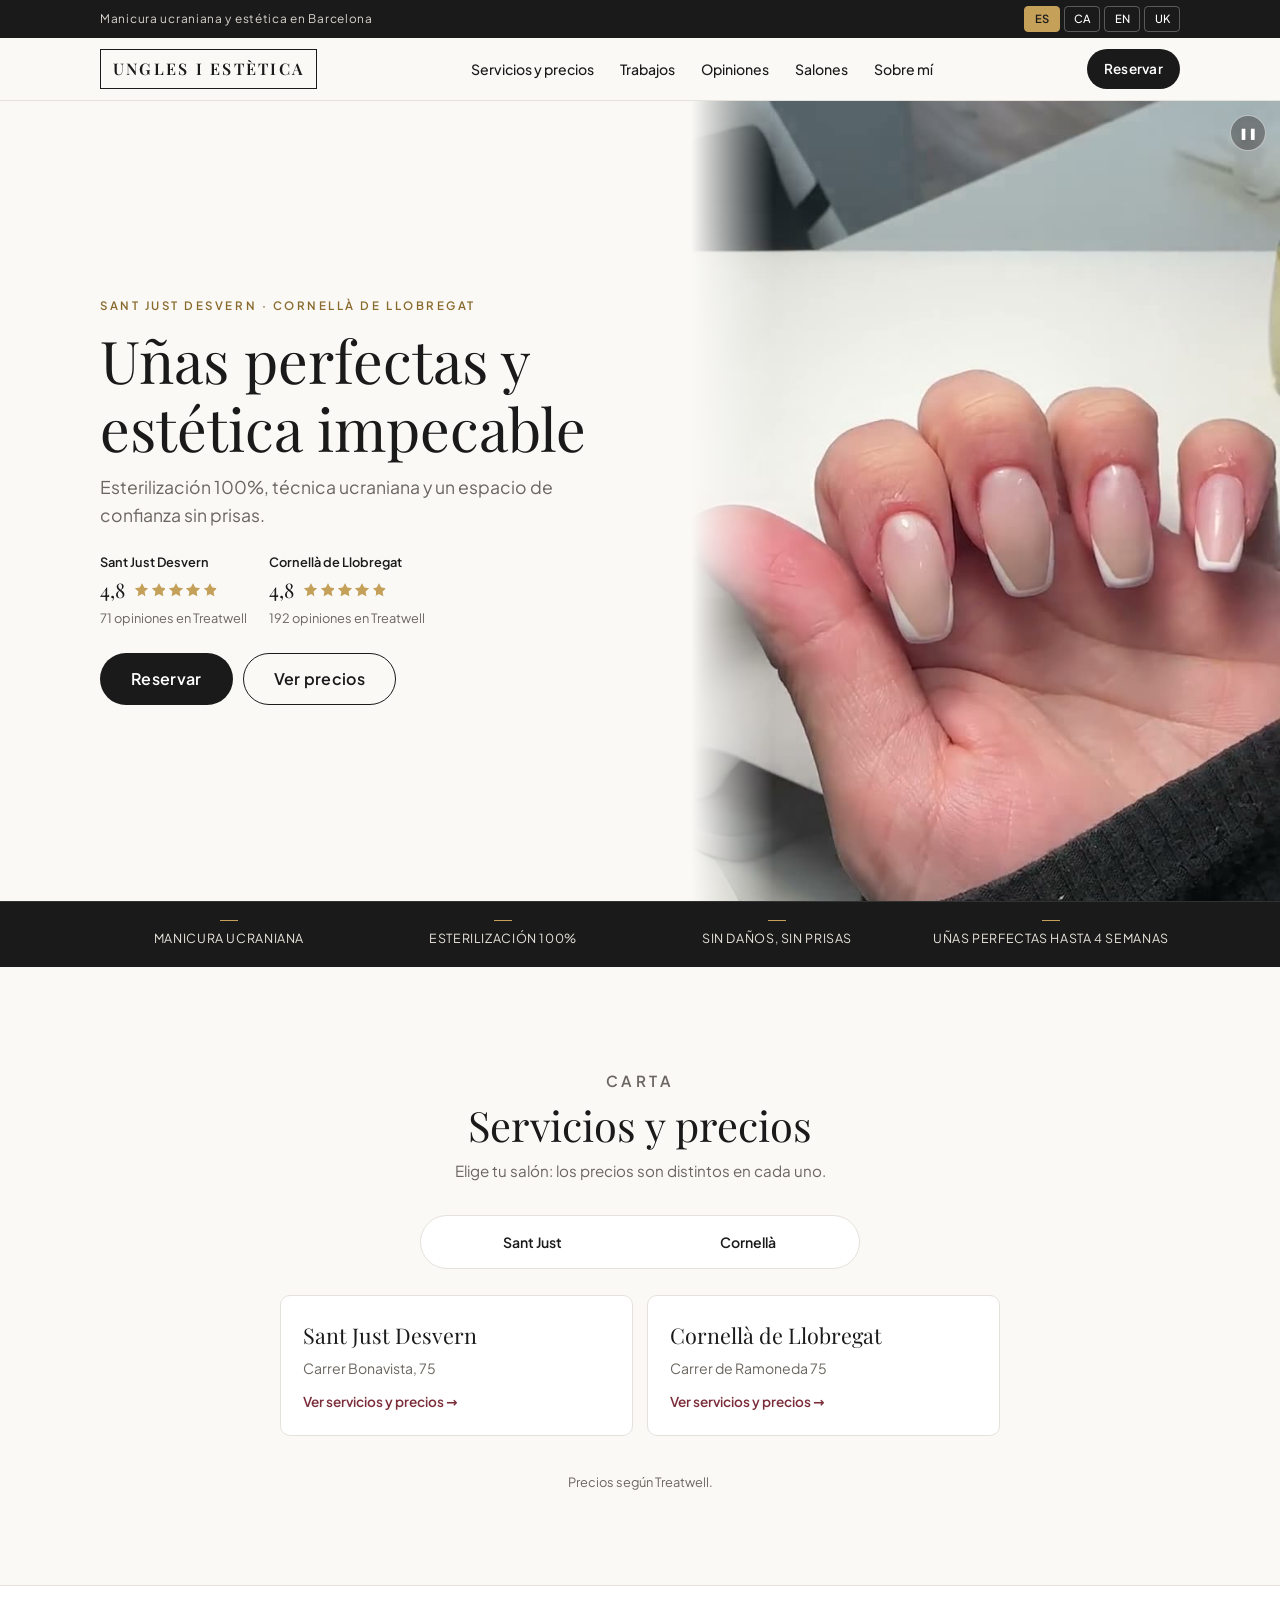
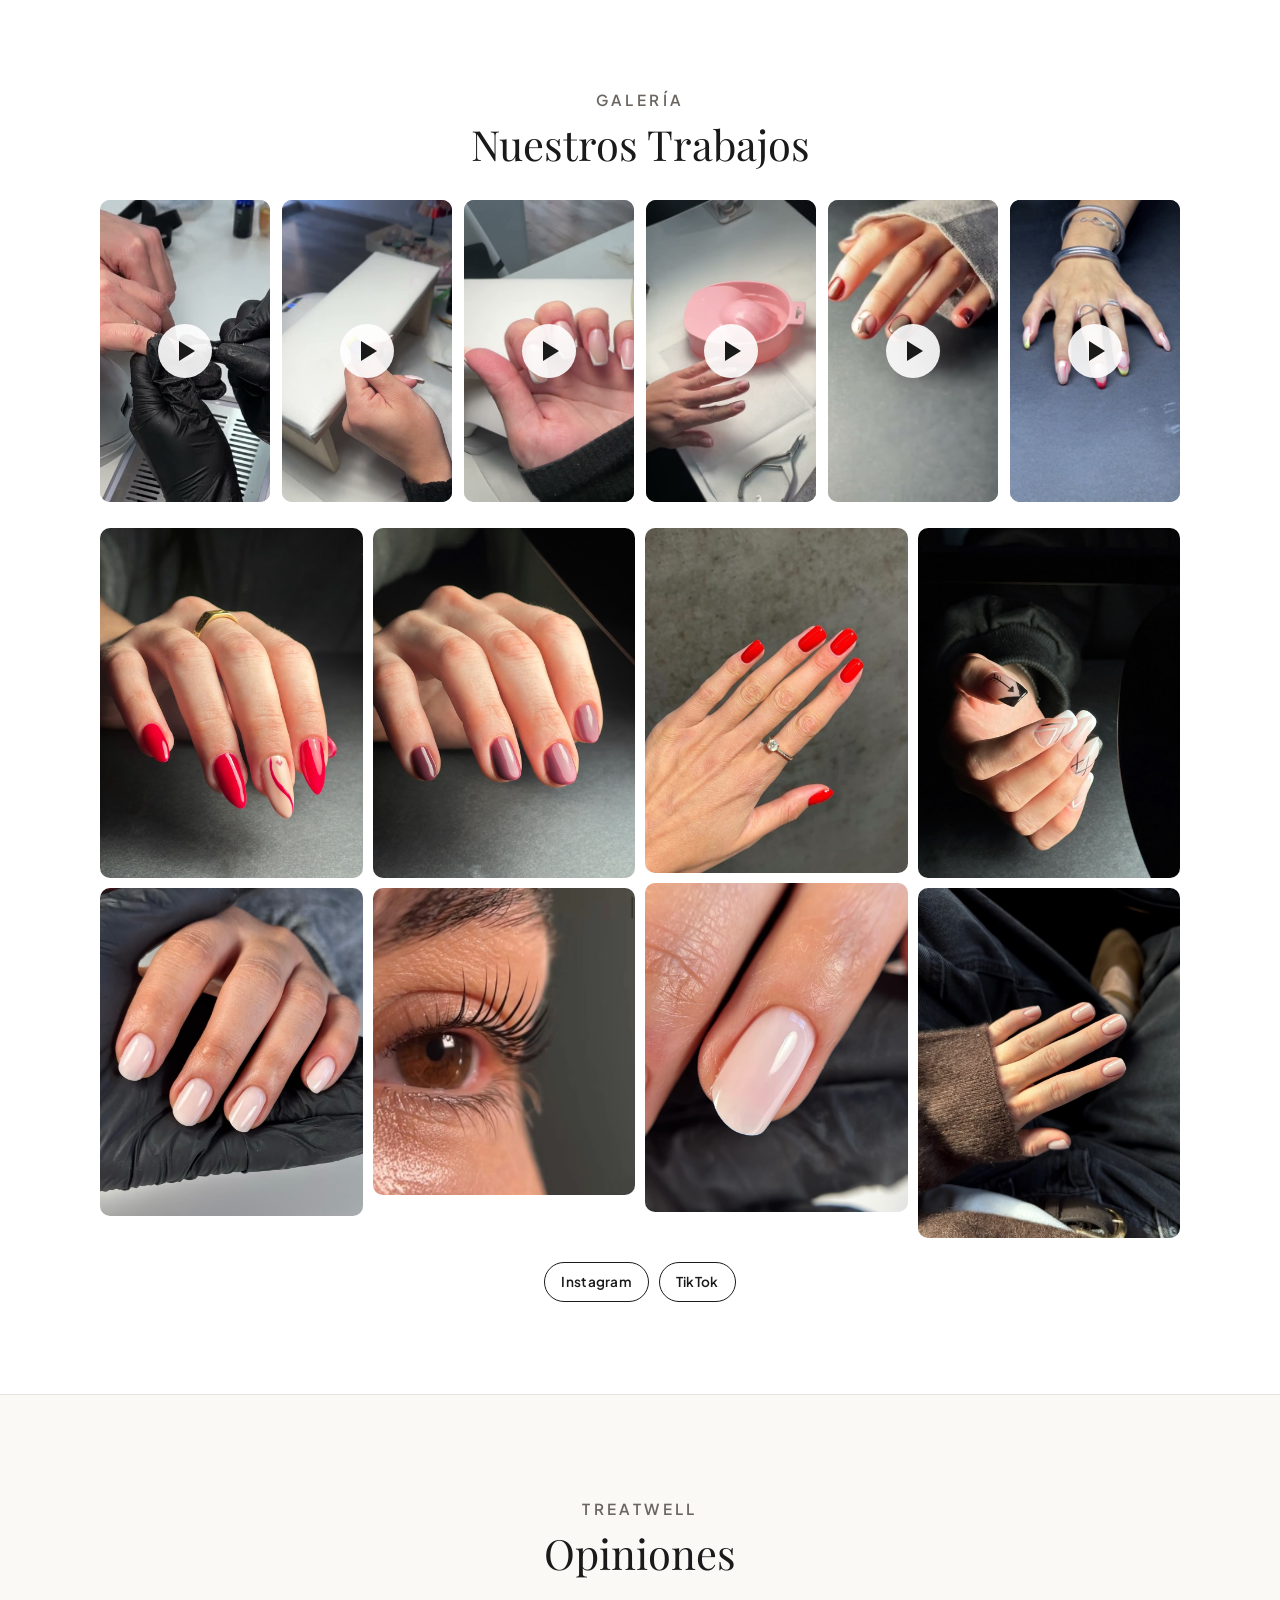
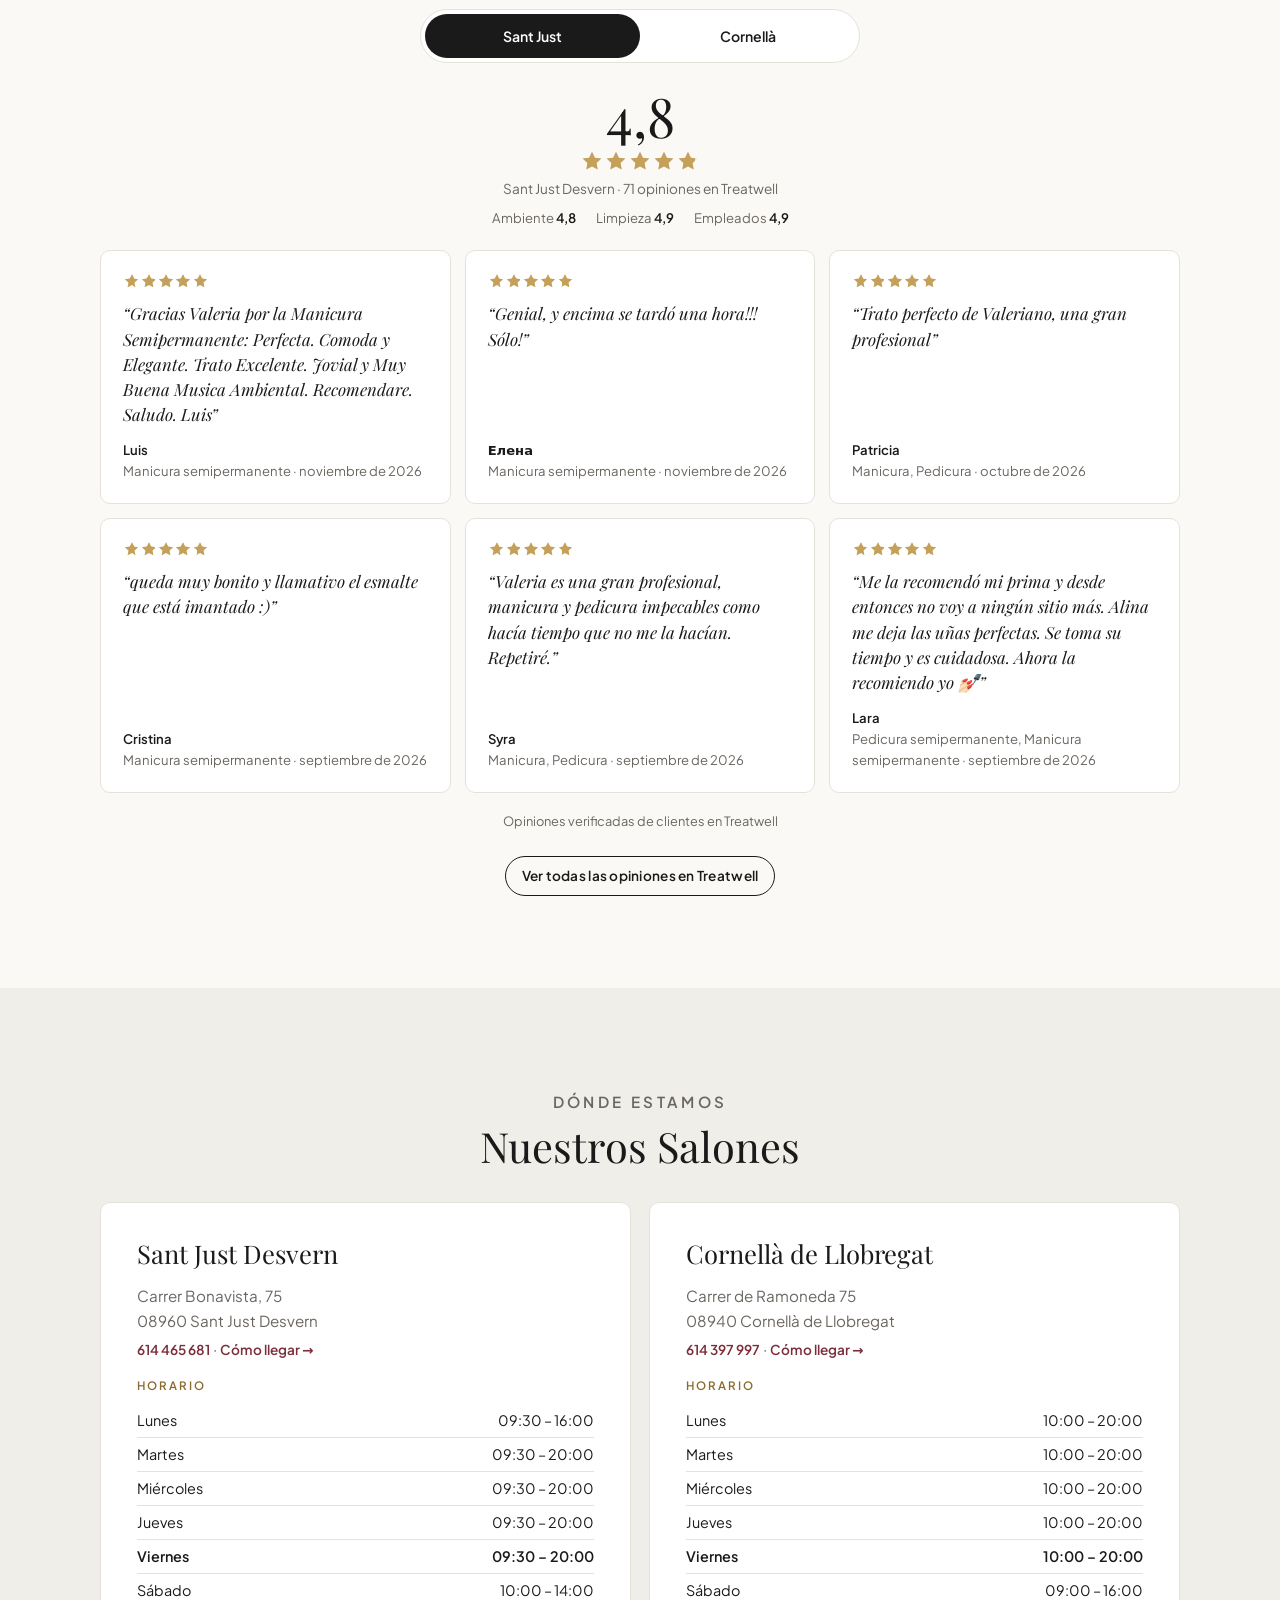
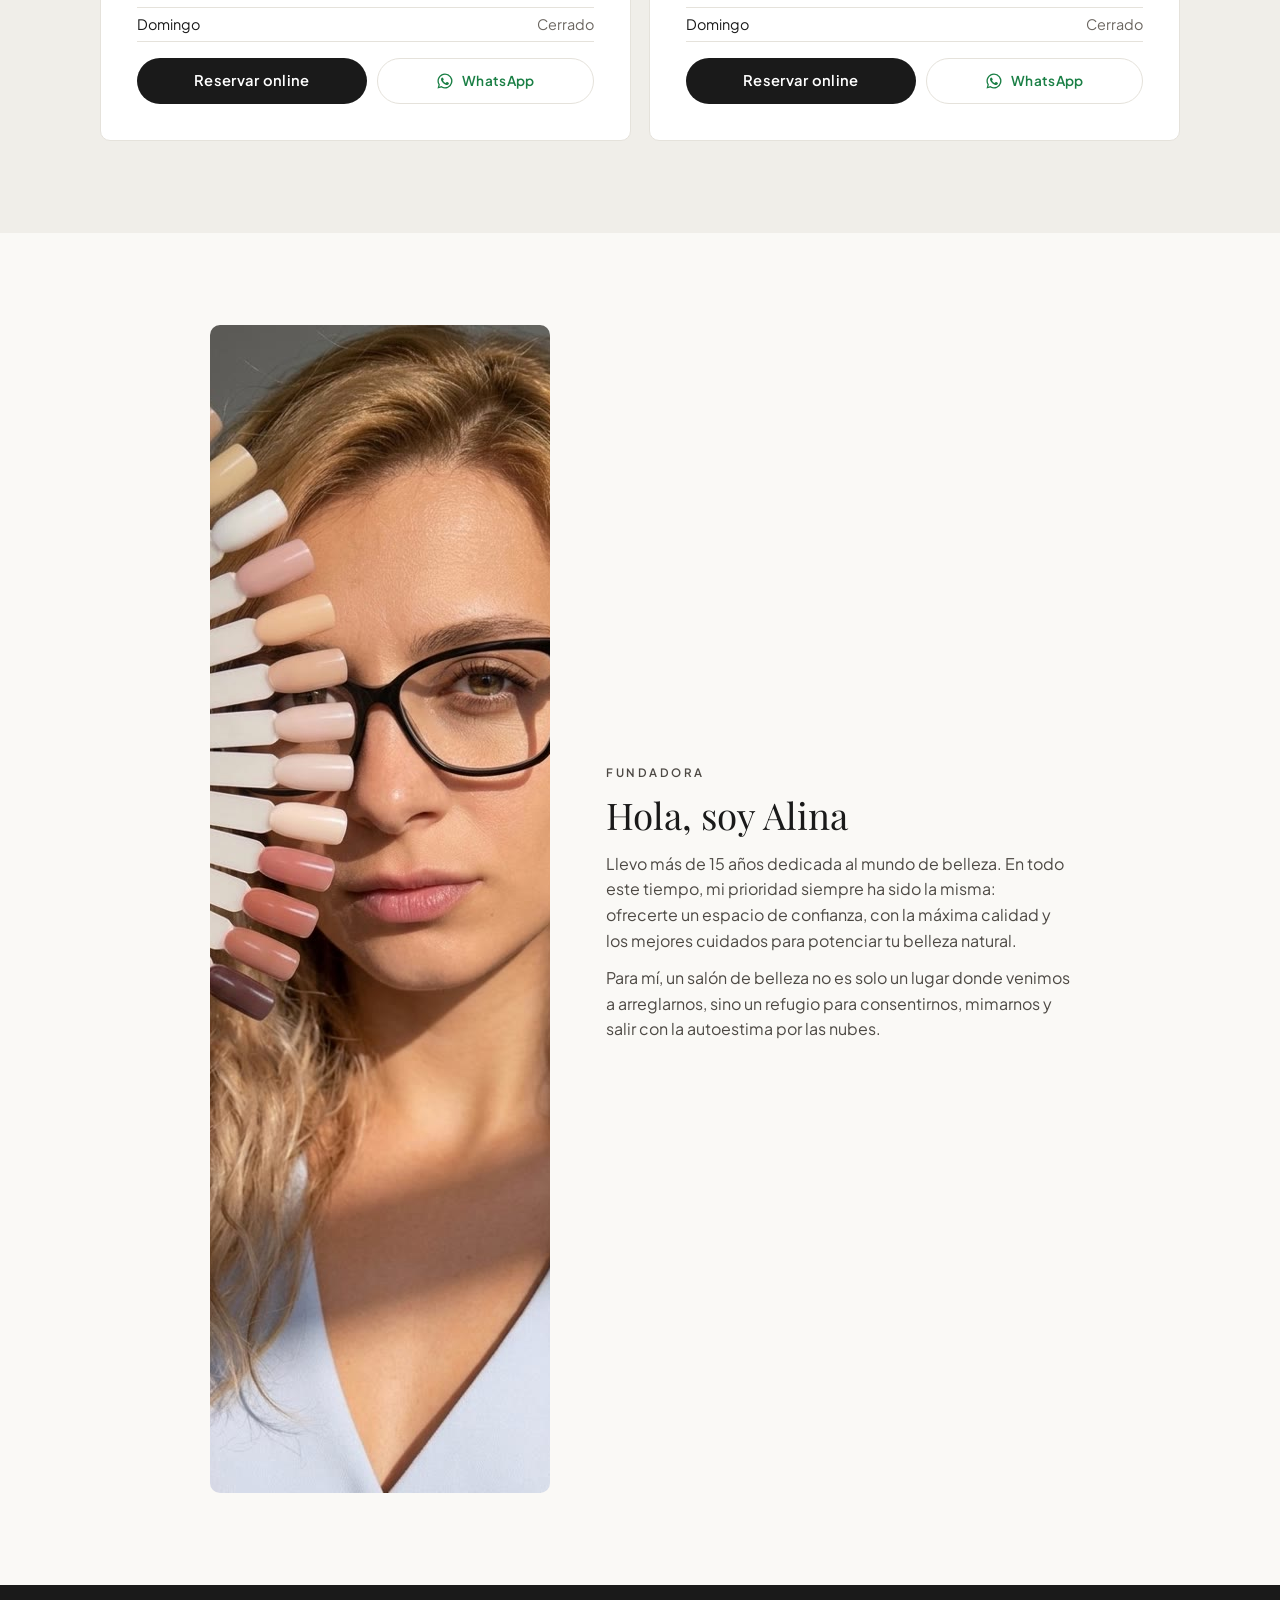
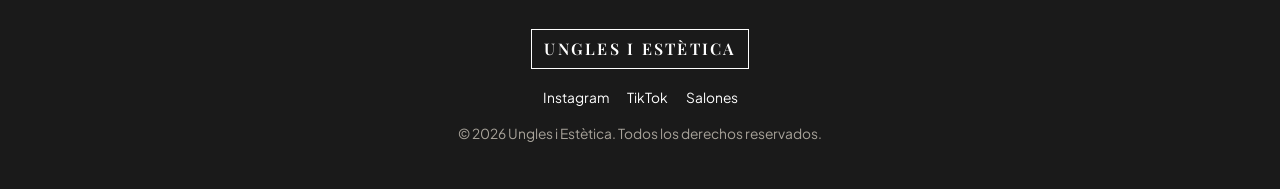
<file: index.html>
<!DOCTYPE html>
<html lang="es">
<head>
<meta charset="UTF-8">
<meta name="viewport" content="width=device-width, initial-scale=1">
<title>Ungles i Estètica | Manicura ucraniana en Sant Just Desvern y Cornellà</title>
<meta name="description" content="Manicura ucraniana y estética en Sant Just Desvern y Cornellà de Llobregat. Esterilización 100%, sin daños, sin prisas. Consulta precios y reserva online.">
<link rel="canonical" href="https://ungles-i-estetica.netlify.app/">
<link rel="alternate" hreflang="es" href="https://ungles-i-estetica.netlify.app/">
<link rel="alternate" hreflang="ca" href="https://ungles-i-estetica.netlify.app/?lang=ca">
<link rel="alternate" hreflang="en" href="https://ungles-i-estetica.netlify.app/?lang=en">
<link rel="alternate" hreflang="uk" href="https://ungles-i-estetica.netlify.app/?lang=uk">
<link rel="alternate" hreflang="x-default" href="https://ungles-i-estetica.netlify.app/">
<meta property="og:type" content="website">
<meta property="og:site_name" content="Ungles i Estètica">
<meta property="og:url" content="https://ungles-i-estetica.netlify.app/">
<meta property="og:title" content="Ungles i Estètica | Manicura ucraniana en Sant Just Desvern y Cornellà">
<meta property="og:description" content="Manicura ucraniana y estética en Sant Just Desvern y Cornellà de Llobregat. Esterilización 100%, sin daños, sin prisas. Consulta precios y reserva online.">
<meta property="og:image" content="https://ungles-i-estetica.netlify.app/media/og.jpg">
<meta property="og:image:width" content="1200">
<meta property="og:image:height" content="630">
<meta property="og:locale" content="es_ES">
<meta property="og:locale:alternate" content="ca_ES">
<meta property="og:locale:alternate" content="en_GB">
<meta property="og:locale:alternate" content="uk_UA">
<meta name="twitter:card" content="summary_large_image">
<meta name="theme-color" content="#1a1a1a">
<link rel="icon" href="data:image/svg+xml,%3Csvg xmlns='http://www.w3.org/2000/svg' viewBox='0 0 64 64'%3E%3Crect width='64' height='64' fill='%231a1a1a'/%3E%3Ctext x='32' y='45' font-family='Georgia,serif' font-size='38' text-anchor='middle' fill='%23c5a059'%3EU%3C/text%3E%3C/svg%3E">
<link rel="preload" as="image" href="media/video/hero.jpg">
<link rel="stylesheet" href="media/fonts/fonts.css">
<style>
:root{
  --bg:#faf9f6; --text:#1a1a1a; --muted:#6b6660; --accent:#7b2d39; --accent-light:#f4e8eb;
  --card:#fff; --border:#e5e2db; --gold:#c5a059; --gold-text:#8a6a2c; --sand:#f0eee9; --wa:#1a7f45;
  --serif:'Playfair Display',Georgia,'Times New Roman',serif;
  --sans:'Plus Jakarta Sans',system-ui,-apple-system,'Segoe UI',Roboto,Arial,sans-serif;
  --wrap:1120px; --radius:10px;
}
*{margin:0;padding:0;box-sizing:border-box}
html{scroll-behavior:smooth;-webkit-text-size-adjust:100%}
body{background:var(--bg);color:var(--text);font-family:var(--sans);line-height:1.6;font-size:16px;overflow-x:hidden}
body.locked{overflow:hidden}
img,video{max-width:100%;display:block}
a{color:inherit}
button{font:inherit;color:inherit;cursor:pointer}
h1,h2,h3{font-family:var(--serif);font-weight:400;line-height:1.15}
[hidden]{display:none!important}
:focus-visible{outline:2px solid #1a1a1a;outline-offset:2px;box-shadow:0 0 0 4px #fff}
.sr-only{position:absolute;width:1px;height:1px;overflow:hidden;clip-path:inset(50%);white-space:nowrap}
.skip{position:absolute;left:-999px;top:0;background:#fff;padding:10px 14px;z-index:300}
.skip:focus{left:8px;top:8px}
.wrap{max-width:var(--wrap);margin:0 auto;padding:0 20px}
section{scroll-margin-top:70px}
.eyebrow{font-size:.72rem;letter-spacing:.22em;text-transform:uppercase;color:var(--gold-text);font-weight:600}
.hero .eyebrow{color:var(--gold)}
.sec{padding:64px 0}
.sec-head{text-align:center;margin-bottom:32px}
.sec-head h2{font-size:clamp(1.8rem,5vw,2.6rem);margin-top:8px}
.sec-head p{color:var(--muted);margin-top:10px;font-size:.95rem}

/* Buttons */
.btn{display:inline-flex;align-items:center;justify-content:center;gap:8px;min-height:46px;padding:0 22px;border-radius:999px;border:1px solid transparent;text-decoration:none;font-weight:600;font-size:.92rem;letter-spacing:.02em;transition:background .25s,color .25s,border-color .25s,transform .25s;white-space:nowrap}
.btn-dark{background:var(--text);color:#fff}
.btn-dark:hover{background:var(--accent)}
.btn-gold{background:var(--gold);color:#1a1a1a}
.btn-gold:hover{background:#d3b06c}
.btn-line{border-color:var(--text);background:transparent}
.btn-line:hover{background:var(--text);color:#fff}
.btn-wa{background:#fff;border-color:var(--border);color:var(--wa)}
.btn-wa:hover{border-color:var(--wa);background:#f1faf4}
.btn-wa svg,.btn svg{width:18px;height:18px;flex:none}
.btn-sm{min-height:40px;padding:0 16px;font-size:.85rem}
.btn-icon{width:40px;min-height:40px;padding:0}

/* Top bar + header */
.top-bar{background:#1a1a1a;color:#d9d5cd;font-size:.74rem;letter-spacing:.06em}
.top-bar .wrap{display:flex;justify-content:space-between;align-items:center;gap:12px;min-height:38px}
.top-bar span{white-space:nowrap;overflow:hidden;text-overflow:ellipsis}
.lang-switcher{display:flex;gap:4px;flex:none;margin-left:auto}
.lang-btn{position:relative;background:transparent;border:1px solid rgba(255,255,255,.28);color:#fff;min-width:36px;height:26px;border-radius:4px;font-size:.7rem;font-weight:500;transition:all .25s}
.lang-btn::after{content:"";position:absolute;inset:-7px -2px}
.lang-btn.active,.lang-btn:hover{background:var(--gold);border-color:var(--gold);color:#1a1a1a;font-weight:600}
header.site{position:sticky;top:0;z-index:100;background:rgba(250,249,246,.94);backdrop-filter:blur(10px);-webkit-backdrop-filter:blur(10px);border-bottom:1px solid var(--border)}
header.site .wrap{display:flex;align-items:center;justify-content:space-between;gap:16px;min-height:62px}
.logo{font-family:var(--serif);font-size:1rem;letter-spacing:.14em;text-transform:uppercase;font-weight:600;text-decoration:none;border:1.5px solid var(--text);padding:6px 12px;white-space:nowrap}
nav.main{display:none;gap:26px}
nav.main a{text-decoration:none;font-size:.88rem;font-weight:500;transition:color .25s}
nav.main a:hover{color:var(--accent)}

/* Hero */
.hero{position:relative;min-height:calc(100svh - 100px);display:flex;align-items:flex-end;color:#fff;background:#1a1a1a;overflow:hidden}
.hero-media{position:absolute;inset:0}
.hero-media video,.hero-media img{width:100%;height:100%;object-fit:cover}
.hero-media::after{content:"";position:absolute;inset:0;background:linear-gradient(180deg,rgba(20,16,14,.1) 0%,rgba(20,16,14,.2) 30%,rgba(20,16,14,.72) 52%,rgba(20,16,14,.9) 100%)}
.hero-inner{position:relative;z-index:1;width:100%;padding:36px 20px 40px;max-width:640px}
.hero h1{font-size:clamp(2.1rem,8.5vw,3.6rem);margin:10px 0 12px}
.hero h1 em{font-style:italic}
.hero-sub{font-size:1rem;color:rgba(255,255,255,.88);max-width:34em}
.hero-rating{display:flex;flex-wrap:wrap;gap:8px 22px;margin:22px 0 24px;min-height:48px}
.rate{display:flex;flex-direction:column;gap:2px;text-decoration:none;font-size:.8rem;color:rgba(255,255,255,.85)}
.rate b{font-weight:600;color:#fff}
.rate-line{display:flex;align-items:center;gap:8px}
.rate-num{font-family:var(--serif);font-size:1.25rem;color:#fff}
.stars{position:relative;display:inline-block;width:86px;height:16px;flex:none;background:url("data:image/svg+xml,%3Csvg xmlns='http://www.w3.org/2000/svg' viewBox='0 0 20 20'%3E%3Cpath fill='%23cfc9bd' fill-opacity='.55' d='M10 1.6l2.6 5.4 5.9.8-4.3 4.1 1 5.9L10 15l-5.2 2.8 1-5.9L1.5 7.8l5.9-.8z'/%3E%3C/svg%3E") 0 0/17.2px 16px repeat-x}
.stars i{position:absolute;inset:0;background:url("data:image/svg+xml,%3Csvg xmlns='http://www.w3.org/2000/svg' viewBox='0 0 20 20'%3E%3Cpath fill='%23c5a059' d='M10 1.6l2.6 5.4 5.9.8-4.3 4.1 1 5.9L10 15l-5.2 2.8 1-5.9L1.5 7.8l5.9-.8z'/%3E%3C/svg%3E") 0 0/17.2px 16px repeat-x}
.hero-cta{display:flex;flex-wrap:wrap;gap:10px}
.hero-cta .btn{min-height:52px;padding:0 30px;font-size:1rem}
.hero-cta .btn-ghost{border-color:rgba(255,255,255,.6);color:#fff;background:transparent}
.hero-cta .btn-ghost:hover{background:#fff;color:#1a1a1a}
.hero-pause{position:absolute;right:14px;top:14px;z-index:2;width:36px;height:36px;border-radius:50%;border:1px solid rgba(255,255,255,.55);background:rgba(20,16,14,.35);color:#fff;font-size:.7rem;display:grid;place-items:center}

.usp{background:#1a1a1a;color:#e9e5dc;border-top:1px solid rgba(255,255,255,.1)}
.usp ul{list-style:none;display:grid;grid-template-columns:1fr 1fr;gap:10px 16px;padding:18px 0;font-size:.78rem;letter-spacing:.05em;text-transform:uppercase;text-align:center}
.usp li::before{content:"";display:block;width:18px;height:1px;background:var(--gold);margin:0 auto 8px}

/* Salon picker (tabs) */
.salon-tabs{display:flex;justify-content:center;gap:0;background:#fff;border:1px solid var(--border);border-radius:999px;padding:4px;max-width:440px;margin:0 auto}
.salon-tabs button{flex:1;border:0;background:transparent;border-radius:999px;min-height:44px;padding:0 14px;font-weight:600;font-size:.88rem;transition:all .25s}
.salon-tabs button[aria-pressed="true"]{background:var(--text);color:#fff}
.pick{display:grid;gap:14px;max-width:720px;margin:26px auto 0}
.pick button{background:#fff;border:1px solid var(--border);border-radius:var(--radius);padding:22px;text-align:left;display:grid;gap:4px;transition:border-color .25s,transform .25s,box-shadow .25s}
.pick button:hover{border-color:var(--gold);transform:translateY(-2px);box-shadow:0 10px 30px rgba(0,0,0,.06)}
.pick strong{font-family:var(--serif);font-weight:400;font-size:1.35rem}
.pick span{color:var(--muted);font-size:.88rem}
.pick .go{color:var(--accent);font-weight:600;font-size:.85rem;margin-top:8px}

/* Price list */
.cats{display:flex;gap:8px;overflow-x:auto;padding:22px 20px 6px;margin:0 -20px;scrollbar-width:none;-webkit-overflow-scrolling:touch}
.cats::-webkit-scrollbar{display:none}
.cats button{flex:none;border:1px solid var(--border);background:#fff;border-radius:999px;min-height:40px;padding:0 16px;font-size:.84rem;font-weight:500;transition:all .25s}
.cats button[aria-pressed="true"]{background:var(--accent);border-color:var(--accent);color:#fff}
.menu{margin-top:18px;display:grid;gap:14px}
.svc{background:#fff;border:1px solid var(--border);border-radius:var(--radius);padding:18px 18px 8px}
.svc-head{display:flex;justify-content:space-between;align-items:baseline;gap:12px;padding-bottom:12px;border-bottom:1px solid var(--border)}
.svc-head h3{font-size:1.18rem}
.svc-head .dur{color:var(--muted);font-size:.8rem;white-space:nowrap}
.opt{display:grid;grid-template-columns:1fr auto;gap:6px 12px;align-items:center;padding:12px 0;border-bottom:1px dashed var(--border)}
.opt:last-child{border-bottom:0}
.opt-name{font-size:.95rem}
.opt-name small{display:block;color:var(--muted);font-size:.78rem}
.price{font-weight:600;font-size:1rem;white-space:nowrap;text-align:right}
.price s{color:var(--muted);font-weight:400;font-size:.85rem;margin-right:6px}
.price .now{color:var(--accent)}
.tag{display:inline-block;background:var(--accent-light);color:var(--accent);font-size:.66rem;letter-spacing:.1em;text-transform:uppercase;font-weight:600;border-radius:4px;padding:2px 7px;margin-left:8px;vertical-align:middle}
.opt-act{grid-column:1/-1;display:flex;gap:8px;justify-content:flex-end}
.opt-act .btn-dark{flex:1;max-width:220px}
.menu-note{color:var(--muted);font-size:.8rem;text-align:center;margin-top:18px}
.svc-info{border-top:1px dashed var(--border);margin-top:2px}
.svc-info summary{cursor:pointer;color:var(--accent);font-size:.82rem;font-weight:600;padding:10px 2px;list-style:none}
.svc-info summary::-webkit-details-marker{display:none}
.svc-info summary::before{content:'+';display:inline-block;width:14px;font-weight:700}
.svc-info[open] summary::before{content:'–'}
.svc-info summary:focus-visible{outline:2px solid var(--accent);outline-offset:2px;border-radius:4px}
.svc-info .info{color:var(--muted);font-size:.88rem;padding:0 2px 14px;display:grid;gap:8px}
.svc-info .info p{margin:0}
.svc-info .info b{color:var(--text)}
.svc-info .info ul{margin:0;padding-left:18px;display:grid;gap:4px}
.svc-info .info .kop{color:var(--text);font-weight:600}
.next-slot{display:flex;align-items:center;gap:7px;font-size:.84rem;color:var(--gold-text);background:var(--sand);border-radius:8px;padding:8px 10px}
.next-slot b{color:var(--text);font-weight:600}
.next-slot::before{content:'';width:8px;height:8px;border-radius:50%;background:var(--wa);flex:none}
.choice .next-slot{margin-top:2px}
.menu-all{display:flex;flex-wrap:wrap;gap:10px;justify-content:center;margin-top:22px}
.menu-all .btn-line{white-space:normal;max-width:100%;text-align:center;padding:10px 18px;border-radius:22px;line-height:1.3}
.state{text-align:center;color:var(--muted);padding:30px 0}

/* Work */
.sec-alt{background:#fff;border-top:1px solid var(--border);border-bottom:1px solid var(--border)}
.reel{display:flex;gap:12px;overflow-x:auto;scroll-snap-type:x mandatory;padding:4px 20px 14px;margin:0 -20px;scrollbar-width:none}
.reel::-webkit-scrollbar{display:none}
.clip{position:relative;flex:none;width:62vw;max-width:260px;aspect-ratio:9/16;border-radius:var(--radius);overflow:hidden;background:#1a1a1a center/cover no-repeat;scroll-snap-align:center;border:0;padding:0}
.clip video{position:absolute;inset:0;width:100%;height:100%;object-fit:cover}
.clip .play{position:absolute;left:50%;top:50%;width:54px;height:54px;margin:-27px 0 0 -27px;border-radius:50%;background:rgba(255,255,255,.9);display:grid;place-items:center;transition:opacity .3s}
.clip .play::before{content:"";border-left:16px solid #1a1a1a;border-top:10px solid transparent;border-bottom:10px solid transparent;margin-left:4px}
.clip.playing .play{opacity:0}
.photos{columns:2;column-gap:10px;margin-top:26px}
.photos img{width:100%;height:auto;border-radius:var(--radius);margin-bottom:10px;break-inside:avoid;background:var(--border)}
.social{display:flex;gap:10px;justify-content:center;margin-top:24px;flex-wrap:wrap}

/* Reviews */
.score{display:flex;flex-direction:column;align-items:center;gap:6px;margin:26px 0 8px}
.score-num{font-family:var(--serif);font-size:3.4rem;line-height:1}
.score .stars{width:120px;height:22px;background-size:24px 22px}
.score .stars i{background-size:24px 22px}
.score small{color:var(--muted);font-size:.85rem}
.dims{display:flex;flex-wrap:wrap;gap:8px 20px;justify-content:center;color:var(--muted);font-size:.82rem;margin-bottom:22px}
.dims b{color:var(--text);font-weight:600}
.quotes{display:grid;gap:14px}
.quote{background:#fff;border:1px solid var(--border);border-radius:var(--radius);padding:22px;display:flex;flex-direction:column;gap:12px}
.quote .stars{width:86px}
.quote blockquote{font-family:var(--serif);font-size:1.05rem;line-height:1.5;font-style:italic}
.quote-by{margin-top:auto;font-size:.82rem;color:var(--muted)}
.quote-by b{color:var(--text);font-weight:600}
.center{text-align:center;margin-top:24px}

/* Salons */
.sec-sand{background:var(--sand)}
.salons{display:grid;gap:18px}
.salon{background:#fff;border:1px solid var(--border);border-radius:var(--radius);padding:26px 22px;display:flex;flex-direction:column;gap:16px}
.salon h3{font-size:1.6rem}
.salon address{font-style:normal;color:var(--muted);font-size:.95rem}
.salon address a{color:var(--accent);font-weight:600;font-size:.85rem;text-decoration:none;display:inline-block;margin-top:6px}
.hours{width:100%;border-collapse:collapse;font-size:.9rem}
.hours caption{text-align:left;font-size:.72rem;letter-spacing:.18em;text-transform:uppercase;color:var(--gold-text);font-weight:600;padding-bottom:8px}
.hours td{padding:5px 0;border-bottom:1px solid var(--border)}
.hours td:last-child{text-align:right;white-space:nowrap}
.hours tr.today td{font-weight:600}
.hours .closed{color:var(--muted)}
.salon-act{display:flex;flex-wrap:wrap;gap:10px;margin-top:auto}
.salon-act .btn{flex:1}

/* About */
.about{display:grid;gap:26px;align-items:center}
.about img{width:100%;max-width:340px;aspect-ratio:4/5;object-fit:cover;object-position:top center;border-radius:var(--radius);margin:0 auto}
.about h2{font-size:clamp(1.7rem,5vw,2.3rem);margin:8px 0 14px}
.about p{color:#4d4944;margin-bottom:12px}

/* Footer */
footer.site{background:#1a1a1a;color:#a8a39a;text-align:center;padding:44px 20px 96px;font-size:.86rem}
footer.site .logo{color:#fff;border-color:#fff;display:inline-block;margin-bottom:18px}
footer.site a{color:#fff;text-decoration:none}
footer.site a:hover{color:var(--gold)}
.foot-links{display:flex;gap:18px;justify-content:center;flex-wrap:wrap;margin-bottom:14px}

/* Sticky mobile bar */
.dock{position:fixed;left:0;right:0;bottom:0;z-index:90;display:flex;gap:8px;padding:10px 14px calc(10px + env(safe-area-inset-bottom));background:rgba(250,249,246,.96);backdrop-filter:blur(10px);border-top:1px solid var(--border);transform:translateY(110%);visibility:hidden;transition:transform .35s,visibility .35s}
.dock.show{transform:none;visibility:visible}
@media(max-width:899px){html{scroll-padding-bottom:80px}}
@media(max-width:599px){.top-bar span{white-space:normal;line-height:1.3;padding:6px 0}}
.dock .btn{flex:1}
.dock .btn-wa{flex:none}

/* Dialogs */
.modal{position:fixed;inset:0;z-index:200;display:flex;align-items:flex-end;justify-content:center;background:rgba(20,16,14,.6);opacity:0;visibility:hidden;transition:opacity .25s,visibility .25s}
.modal.open{opacity:1;visibility:visible}
.sheet{background:var(--bg);width:100%;max-width:520px;border-radius:16px 16px 0 0;padding:22px 20px calc(24px + env(safe-area-inset-bottom));transform:translateY(24px);transition:transform .25s;max-height:92svh;overflow:auto}
.modal.open .sheet{transform:none}
.sheet-head{display:flex;justify-content:space-between;align-items:center;gap:12px;margin-bottom:14px}
.sheet-head h2{font-size:1.5rem}
.x{flex:none;width:40px;height:40px;border-radius:50%;border:1px solid var(--border);background:#fff;font-size:1.3rem;line-height:1;display:grid;place-items:center}
.x:hover{border-color:var(--text)}
.choice{background:#fff;border:1px solid var(--border);border-radius:var(--radius);padding:16px;margin-top:12px}
.choice strong{font-family:var(--serif);font-weight:400;font-size:1.25rem;display:block}
.choice span{display:block;color:var(--muted);font-size:.85rem}
.choice .row{display:flex;gap:8px;margin-top:12px}
.choice .row .btn-dark{flex:1}
.booker{background:#fff;width:100%;height:100svh;display:flex;flex-direction:column;transform:translateY(24px);transition:transform .25s}
.modal.open .booker{transform:none}
.booker-head{display:flex;align-items:center;gap:10px;padding:10px 12px 10px 16px;border-bottom:1px solid var(--border);background:var(--bg)}
.booker-head div{flex:1;min-width:0}
.booker-head h2{font-size:1.05rem;white-space:nowrap;overflow:hidden;text-overflow:ellipsis}
.booker-head a{font-size:.75rem;color:var(--muted)}
.booker-body{position:relative;flex:1;min-height:0}
.booker iframe{width:100%;height:100%;border:0;display:block;background:#fff}
.loader{position:absolute;inset:0;background:#fff;display:flex;flex-direction:column;align-items:center;justify-content:center;gap:16px;color:var(--muted);font-size:.9rem;text-align:center;padding:20px;transition:opacity .4s}
.loader.mini{inset:auto 0 18px 0;background:none;pointer-events:none;padding:0}
.loader.mini span{display:none}
.loader.mini .spin{width:34px;height:34px;background:#fff;box-shadow:0 2px 12px rgba(0,0,0,.18)}
.loader.done{opacity:0;pointer-events:none}
.spin{width:42px;height:42px;border-radius:50%;border:3px solid var(--border);border-top-color:var(--gold);animation:spin 1s linear infinite}
@keyframes spin{to{transform:rotate(360deg)}}

@media(min-width:600px){
  .pick{grid-template-columns:1fr 1fr}
  .quotes{grid-template-columns:1fr 1fr}
  .photos{columns:3}
  .usp ul{grid-template-columns:repeat(4,1fr)}
  .opt{grid-template-columns:1fr auto auto}
  .opt-act{grid-column:auto}
  .opt-act .btn-dark{flex:none}
  .modal{align-items:center;padding:20px}
  .sheet{border-radius:16px}
  .booker{max-width:560px;height:min(92svh,900px);border-radius:14px;overflow:hidden}
}
@media(min-width:900px){
  .sec{padding:92px 0}
  nav.main{display:flex}
  .hero{min-height:min(calc(100svh - 100px),820px);align-items:center;background:var(--bg);color:var(--text)}
  .hero-media{left:auto;width:46%;}
  .hero-media::after{background:linear-gradient(90deg,var(--bg) 0%,rgba(250,249,246,0) 14%)}
  .hero-inner{max-width:var(--wrap);margin:0 auto;padding:60px 20px}
  .hero-inner>*{max-width:min(520px,calc(54vw - 44px))}
  .hero .eyebrow{color:var(--gold-text)}
  .hero h1{font-size:clamp(3rem,4.6vw,4.4rem)}
  .hero-sub{color:var(--muted);font-size:1.1rem}
  .rate{color:var(--muted)} .rate b,.rate-num{color:var(--text)}
  .hero-cta .btn-gold{background:var(--text);color:#fff}
  .hero-cta .btn-gold:hover{background:var(--accent)}
  .hero-cta .btn-ghost{border-color:var(--text);color:var(--text)}
  .hero-cta .btn-ghost:hover{background:var(--text);color:#fff}
  .menu{grid-template-columns:1fr 1fr;align-items:start}
  .cats{justify-content:center;flex-wrap:wrap;overflow:visible}
  .reel{display:grid;grid-template-columns:repeat(6,1fr);overflow:visible;margin:0;padding:0}
  .clip{width:auto;max-width:none}
  .photos{columns:4}
  .quotes{grid-template-columns:repeat(3,1fr)}
  .salons{grid-template-columns:1fr 1fr}
  .salon{padding:36px}
  .about{grid-template-columns:340px 1fr;gap:56px;max-width:900px;margin:0 auto}
  .dock{display:none}
  footer.site{padding-bottom:44px}
}
@media(prefers-reduced-motion:reduce){
  html{scroll-behavior:auto}
  *,*::before,*::after{transition:none!important;animation-duration:.01s!important}
  .spin{animation:spin 1.6s linear infinite!important}
}
</style>
</head>
<body id="top">
<a class="skip" href="#services" data-i18n="skip">Saltar al contenido</a>

<div class="top-bar">
  <div class="wrap">
    <span data-i18n="tagline">Manicura ucraniana y estética en Barcelona</span>
    <div class="lang-switcher" role="group" aria-label="Idioma" data-i18n-aria="lang_switch">
      <button class="lang-btn active" data-lang="es" lang="es" aria-label="Español" onclick="setLang('es', this)">ES</button>
      <button class="lang-btn" data-lang="ca" lang="ca" aria-label="Català" onclick="setLang('ca', this)">CA</button>
      <button class="lang-btn" data-lang="en" lang="en" aria-label="English" onclick="setLang('en', this)">EN</button>
      <button class="lang-btn" data-lang="uk" lang="uk" aria-label="Українська" onclick="setLang('uk', this)">UK</button>
    </div>
  </div>
</div>

<header class="site">
  <div class="wrap">
    <a class="logo" href="#top">Ungles i Estètica</a>
    <nav class="main" aria-label="Principal" data-i18n-aria="nav_main">
      <a href="#services" data-i18n="nav_services">Servicios y precios</a>
      <a href="#work" data-i18n="nav_work">Trabajos</a>
      <a href="#reviews" data-i18n="nav_reviews">Opiniones</a>
      <a href="#salons" data-i18n="nav_salons">Salones</a>
      <a href="#about" data-i18n="nav_about">Sobre mí</a>
    </nav>
    <button class="btn btn-dark btn-sm" data-book="choose" data-i18n="book">Reservar</button>
  </div>
</header>

<main>
<section class="hero" aria-labelledby="hero-title">
  <div class="hero-media">
    <video id="heroVideo" muted loop playsinline preload="none" poster="media/video/hero.jpg" aria-hidden="true" tabindex="-1"></video>
    <button class="hero-pause" id="heroPause" type="button" aria-pressed="false" aria-label="Pausar vídeo" data-i18n-aria="pause_video" hidden>❚❚</button>
  </div>
  <div class="hero-inner">
    <p class="eyebrow">Sant Just Desvern · Cornellà de Llobregat</p>
    <h1 id="hero-title" data-i18n="hero_title">Uñas perfectas y estética impecable</h1>
    <p class="hero-sub" data-i18n="hero_subtitle">Esterilización 100%, técnica ucraniana y un espacio de confianza sin prisas.</p>
    <div class="hero-rating" id="heroRating"></div>
    <div class="hero-cta">
      <button class="btn btn-gold" data-book="choose" data-i18n="book">Reservar</button>
      <a class="btn btn-ghost" href="#services" data-i18n="see_prices">Ver precios</a>
    </div>
  </div>
</section>

<div class="usp">
  <div class="wrap">
    <ul>
      <li data-i18n="badge_1">Manicura ucraniana</li>
      <li data-i18n="badge_2">Esterilización 100%</li>
      <li data-i18n="badge_3">Sin daños, sin prisas</li>
      <li data-i18n="badge_4">Uñas perfectas hasta 4 semanas</li>
    </ul>
  </div>
</div>

<section id="services" class="sec">
  <div class="wrap">
    <div class="sec-head">
      <p class="eyebrow" data-i18n="services_eyebrow">Carta</p>
      <h2 id="services-title" data-i18n="services_title">Servicios y precios</h2>
      <p data-i18n="choose_hint">Elige tu salón: los precios son distintos en cada uno.</p>
    </div>
    <div class="salon-tabs" role="group" data-salon-tabs aria-label="Elige tu salón" data-i18n-aria="choose_salon"></div>
    <div id="pick" class="pick" hidden></div>
    <div id="cats" class="cats" role="group" aria-labelledby="services-title" hidden></div>
    <div id="menu" class="menu"></div>
    <p id="menuState" class="state" role="status" data-i18n="loading">Cargando…</p>
    <div id="menuAll" class="menu-all" hidden></div>
    <p class="menu-note" data-i18n="prices_note">Precios según Treatwell.</p>
  </div>
</section>

<section id="work" class="sec sec-alt">
  <div class="wrap">
    <div class="sec-head">
      <p class="eyebrow" data-i18n="work_eyebrow">Galería</p>
      <h2 data-i18n="gallery_title">Nuestros Trabajos</h2>
    </div>
    <div id="reel" class="reel"></div>
    <div class="photos">
      <img src="media/foto/work1.jpg" width="900" height="1200" loading="lazy" decoding="async" alt="" data-i18n-alt="photo_alt">
      <img src="media/foto/work9.jpg" width="900" height="1126" loading="lazy" decoding="async" alt="" data-i18n-alt="photo_alt">
      <img src="media/foto/work6.jpg" width="900" height="1200" loading="lazy" decoding="async" alt="" data-i18n-alt="photo_alt">
      <img src="media/foto/work4.jpg" width="900" height="1052" loading="lazy" decoding="async" alt="" data-i18n-alt="photo_alt">
      <img src="media/foto/work8.jpg" width="900" height="1184" loading="lazy" decoding="async" alt="" data-i18n-alt="photo_alt">
      <img src="media/foto/work2.jpg" width="900" height="1126" loading="lazy" decoding="async" alt="" data-i18n-alt="photo_alt">
      <img src="media/foto/work7.jpg" width="900" height="1200" loading="lazy" decoding="async" alt="" data-i18n-alt="photo_alt">
      <img src="media/foto/work3.jpg" width="900" height="1200" loading="lazy" decoding="async" alt="" data-i18n-alt="photo_alt">
    </div>
    <div class="social">
      <a class="btn btn-line btn-sm" href="https://www.instagram.com/ungles_i_estetica/" target="_blank" rel="noopener">Instagram</a>
      <a class="btn btn-line btn-sm" href="https://www.tiktok.com/@ungles_i_estetica" target="_blank" rel="noopener">TikTok</a>
    </div>
  </div>
</section>

<section id="reviews" class="sec">
  <div class="wrap">
    <div class="sec-head">
      <p class="eyebrow">Treatwell</p>
      <h2 data-i18n="reviews_title">Opiniones</h2>
    </div>
    <div class="salon-tabs" role="group" data-salon-tabs aria-label="Elige tu salón" data-i18n-aria="choose_salon"></div>
    <div id="reviewsBody"></div>
  </div>
</section>

<section id="salons" class="sec sec-sand">
  <div class="wrap">
    <div class="sec-head">
      <p class="eyebrow" data-i18n="salons_eyebrow">Dónde estamos</p>
      <h2 data-i18n="salons_main_title">Nuestros Salones</h2>
    </div>
    <div id="salonCards" class="salons"></div>
  </div>
</section>

<section id="about" class="sec">
  <div class="wrap about">
    <img src="media/foto/alina.jpg" width="800" height="1168" loading="lazy" decoding="async" alt="Alina, fundadora de Ungles i Estètica" data-i18n-alt="alina_alt">
    <div>
      <p class="eyebrow" data-i18n="about_eyebrow">Fundadora</p>
      <h2 data-i18n="about_title">Hola, soy Alina</h2>
      <p data-i18n="about_desc1">Llevo más de 15 años dedicada al mundo de belleza. En todo este tiempo, mi prioridad siempre ha sido la misma: ofrecerte un espacio de confianza, con la máxima calidad y los mejores cuidados para potenciar tu belleza natural.</p>
      <p data-i18n="about_desc2">Para mí, un salón de belleza no es solo un lugar donde venimos a arreglarnos, sino un refugio para consentirnos, mimarnos y salir con la autoestima por las nubes.</p>
    </div>
  </div>
</section>
</main>

<footer class="site">
  <a class="logo" href="#top">Ungles i Estètica</a>
  <div class="foot-links">
    <a href="https://www.instagram.com/ungles_i_estetica/" target="_blank" rel="noopener">Instagram</a>
    <a href="https://www.tiktok.com/@ungles_i_estetica" target="_blank" rel="noopener">TikTok</a>
    <a href="#salons" data-i18n="nav_salons">Salones</a>
  </div>
  <!-- LEGAL: activar cuando el cliente haya entregado los datos de empresa (ver legal/):
  <div class="foot-links">
    <a href="legal/aviso-legal.html" data-i18n="legal_notice">Aviso legal</a>
    <a href="legal/privacidad.html" data-i18n="legal_privacy">Privacidad</a>
    <a href="legal/cookies.html" data-i18n="legal_cookies">Cookies</a>
  </div> -->
  <p>© <span id="year">2026</span> Ungles i Estètica. <span data-i18n="rights">Todos los derechos reservados.</span></p>
</footer>

<div class="dock" id="dock">
  <button class="btn btn-dark" data-book="choose" data-i18n="book">Reservar</button>
</div>

<!-- Salon chooser -->
<div class="modal" id="chooser" role="dialog" aria-modal="true" aria-labelledby="chooserTitle">
  <div class="sheet">
    <div class="sheet-head">
      <h2 id="chooserTitle" data-i18n="choose_salon">Elige tu salón</h2>
      <button class="x" data-close aria-label="Cerrar" data-i18n-aria="close">×</button>
    </div>
    <div id="chooserBody"></div>
  </div>
</div>

<!-- Treatwell booking window -->
<div class="modal" id="booker" role="dialog" aria-modal="true" aria-labelledby="bookerTitle">
  <div class="booker">
    <div class="booker-head">
      <div>
        <h2 id="bookerTitle"></h2>
        <a id="bookerLink" href="#" target="_blank" rel="noopener" data-i18n="open_new">Abrir en una pestaña nueva</a>
      </div>
      <button class="x" data-close aria-label="Cerrar" data-i18n-aria="close">×</button>
    </div>
    <div class="booker-body">
      <iframe id="bookerFrame" title="Treatwell" allow="payment" referrerpolicy="strict-origin-when-cross-origin"></iframe>
      <div class="loader" id="bookerLoader" role="status"><div class="spin"></div><span data-i18n="loading_book">Cargando la agenda de Treatwell…</span></div>
    </div>
  </div>
</div>

<script>
/* ---------- Config (no cambia con los precios) ---------- */
const SITE = 'https://ungles-i-estetica.netlify.app/';
const SALONS = {
  'sant-just': {
    name: 'Sant Just Desvern', short: 'Sant Just', slug: 'ungles-i-estetica-sant-just-desvern',
    street: 'Carrer Bonavista 75', zip: '08960', city: 'Sant Just Desvern',
    phone: '614 465 681', wa: '34614465681'
  },
  'cornella': {
    name: 'Cornellà de Llobregat', short: 'Cornellà', slug: 'ungles-i-estetica',
    street: 'Carrer de Ramoneda 75', zip: '08940', city: 'Cornellà de Llobregat',
    phone: '614 397 997', wa: '34614397997'
  }
};
const SALON_KEYS = Object.keys(SALONS);
const LOCALES = { es: 'es-ES', ca: 'ca-ES', en: 'en-GB', uk: 'uk-UA' };
const WA_ICON = '<svg viewBox="0 0 24 24" fill="currentColor" aria-hidden="true"><path d="M12 2a10 10 0 0 0-8.6 15.1L2 22l5-1.3A10 10 0 1 0 12 2zm0 18.2c-1.5 0-3-.4-4.300-1.200l-.3-.2-3 .8.8-2.900-.2-.3A8.200 8.200 0 1 1 12 20.200zm4.500-6.100c-.2-.1-1.500-.7-1.700-.8-.2-.1-.4-.1-.6.100l-.8 1c-.1.2-.3.2-.5.100-1.500-.7-2.400-1.300-3.400-3-.3-.4.300-.4.700-1.300.1-.2 0-.3 0-.5l-.8-1.800c-.2-.5-.4-.4-.6-.4h-.5c-.2 0-.5.1-.7.300-.2.300-.9.900-.9 2.200s.9 2.500 1.100 2.700c.1.200 1.800 2.800 4.400 3.900 1.600.7 2.300.8 3.100.6.5-.1 1.500-.6 1.700-1.200.2-.6.2-1.100.2-1.200-.1-.200-.3-.200-.500-.400z"/></svg>';

/* ---------- Traducciones ---------- */
const translations = {
  es: {
    title: "Ungles i Estètica | Manicura ucraniana en Sant Just Desvern y Cornellà",
    description: "Manicura ucraniana y estética en Sant Just Desvern y Cornellà de Llobregat. Esterilización 100%, sin daños, sin prisas. Consulta precios y reserva online.",
    skip: "Saltar al contenido",
    tagline: "Manicura ucraniana y estética en Barcelona",
    nav_about: "Sobre mí", nav_services: "Servicios y precios", nav_salons: "Salones", nav_work: "Trabajos", nav_reviews: "Opiniones",
    hero_title: "Uñas perfectas y estética impecable",
    hero_subtitle: "Esterilización 100%, técnica ucraniana y un espacio de confianza sin prisas.",
    badge_1: "Manicura ucraniana", badge_2: "Esterilización 100%", badge_3: "Sin daños, sin prisas", badge_4: "Uñas perfectas hasta 4 semanas",
    book: "Reservar", book_online: "Reservar online", see_prices: "Ver precios",
    reviews_count: "{n} opiniones en Treatwell",
    services_eyebrow: "Carta", services_title: "Servicios y precios",
    choose_salon: "Elige tu salón", choose_hint: "Elige tu salón: los precios son distintos en cada uno.",
    see_menu: "Ver servicios y precios", full_menu: "Ver toda la carta de {v} en Treatwell",
    from: "desde", u_min: "min", u_h: "h", offer: "Oferta", was_price: "Precio anterior", now_price: "Precio actual",
    prices_note: "Precios según Treatwell.", loading: "Cargando…",
    what_included: "¿Qué incluye?",
    next_slot: "Próxima cita libre: {s}", slot_today: "hoy", slot_tomorrow: "mañana", slot_at: "{d} a las {t}",
    load_error: "No se han podido cargar los precios. Consulta la carta en Treatwell.",
    wa_book: "Reservar por WhatsApp",
    wa_msg_service: "Hola, me gustaría reservar: {s} ({v}).",
    wa_msg_general: "Hola, me gustaría reservar una cita en {v}.",
    work_eyebrow: "Galería", gallery_title: "Nuestros Trabajos", play_video: "Reproducir vídeo", photo_alt: "Trabajo realizado en Ungles i Estètica",
    reviews_title: "Opiniones", reviews_verified: "Opiniones verificadas de clientes en Treatwell",
    reviews_all: "Ver todas las opiniones en Treatwell",
    dim_Ambiente: "Ambiente", dim_Limpieza: "Limpieza", dim_Empleados: "Empleados",
    salons_eyebrow: "Dónde estamos", salons_main_title: "Nuestros Salones", hours: "Horario", closed: "Cerrado", directions: "Cómo llegar",
    about_eyebrow: "Fundadora", about_title: "Hola, soy Alina", alina_alt: "Alina, fundadora de Ungles i Estètica",
    about_desc1: "Llevo más de 15 años dedicada al mundo de belleza. En todo este tiempo, mi prioridad siempre ha sido la misma: ofrecerte un espacio de confianza, con la máxima calidad y los mejores cuidados para potenciar tu belleza natural.",
    about_desc2: "Para mí, un salón de belleza no es solo un lugar donde venimos a arreglarnos, sino un refugio para consentirnos, mimarnos y salir con la autoestima por las nubes.",
    book_at: "Reservar en {v}", loading_book: "Cargando la agenda de Treatwell…", open_new: "Abrir en una pestaña nueva", close: "Cerrar",
    rights: "Todos los derechos reservados.", legal_notice: "Aviso legal", legal_privacy: "Privacidad", legal_cookies: "Cookies",
    nav_main: "Principal", lang_switch: "Idioma", pause_video: "Pausar o reanudar el vídeo"
  },
  ca: {
    title: "Ungles i Estètica | Manicura ucraïnesa a Sant Just Desvern i Cornellà",
    description: "Manicura ucraïnesa i estètica a Sant Just Desvern i Cornellà de Llobregat. Esterilització 100%, sense danys, sense pressa. Consulta preus i reserva en línia.",
    skip: "Salta al contingut",
    tagline: "Manicura ucraïnesa i estètica a Barcelona",
    nav_about: "Sobre mi", nav_services: "Serveis i preus", nav_salons: "Salons", nav_work: "Treballs", nav_reviews: "Opinions",
    hero_title: "Ungles perfectes i estètica impecable",
    hero_subtitle: "Esterilització 100%, tècnica ucraïnesa i un espai de confiança sense pressa.",
    badge_1: "Manicura ucraïnesa", badge_2: "Esterilització 100%", badge_3: "Sense danys, sense pressa", badge_4: "Ungles perfectes fins a 4 setmanes",
    book: "Reserva", book_online: "Reserva en línia", see_prices: "Consulta els preus",
    reviews_count: "{n} opinions a Treatwell",
    services_eyebrow: "Carta", services_title: "Serveis i preus",
    choose_salon: "Tria el teu saló", choose_hint: "Tria el teu saló: els preus són diferents a cadascun.",
    see_menu: "Consulta serveis i preus", full_menu: "Consulta tota la carta de {v} a Treatwell",
    from: "des de", u_min: "min", u_h: "h", offer: "Oferta", was_price: "Preu anterior", now_price: "Preu actual",
    prices_note: "Preus segons Treatwell.", loading: "Carregant…",
    what_included: "Què inclou?",
    next_slot: "Propera cita lliure: {s}", slot_today: "avui", slot_tomorrow: "demà", slot_at: "{d} a les {t}",
    load_error: "No s'han pogut carregar els preus. Consulta la carta a Treatwell.",
    wa_book: "Reserva per WhatsApp",
    wa_msg_service: "Hola, m'agradaria demanar hora per a: {s} ({v}).",
    wa_msg_general: "Hola, m'agradaria demanar hora a {v}.",
    work_eyebrow: "Galeria", gallery_title: "Els nostres treballs", play_video: "Reprodueix el vídeo", photo_alt: "Treball fet a Ungles i Estètica",
    reviews_title: "Opinions", reviews_verified: "Opinions verificades de clients a Treatwell",
    reviews_all: "Llegeix totes les opinions a Treatwell",
    dim_Ambiente: "Ambient", dim_Limpieza: "Neteja", dim_Empleados: "Personal",
    salons_eyebrow: "On som", salons_main_title: "Els nostres salons", hours: "Horari", closed: "Tancat", directions: "Com arribar-hi",
    about_eyebrow: "Fundadora", about_title: "Hola, soc l'Alina", alina_alt: "L'Alina, fundadora d'Ungles i Estètica",
    about_desc1: "Porto més de 15 anys dedicada al món de la bellesa. En tot aquest temps, la meva prioritat sempre ha estat la mateixa: oferir-te un espai de confiança, amb la màxima qualitat i les millors cures per potenciar la teva bellesa natural.",
    about_desc2: "Per a mi, un saló de bellesa no és només un lloc on venim a arreglar-nos, sinó un refugi per cuidar-nos, deixar-nos consentir i sortir amb l'autoestima pels núvols.",
    book_at: "Reserva a {v}", loading_book: "Carregant l'agenda de Treatwell…", open_new: "Obre en una pestanya nova", close: "Tanca",
    rights: "Tots els drets reservats.", legal_notice: "Avís legal", legal_privacy: "Privacitat", legal_cookies: "Galetes",
    nav_main: "Principal", lang_switch: "Idioma", pause_video: "Posa en pausa o reprèn el vídeo"
  },
  en: {
    title: "Ungles i Estètica | Ukrainian manicure in Sant Just Desvern & Cornellà",
    description: "Ukrainian manicure and beauty treatments in Sant Just Desvern and Cornellà de Llobregat. 100% sterilisation, no damage, no rush. See prices and book online.",
    skip: "Skip to content",
    tagline: "Ukrainian manicure & beauty in Barcelona",
    nav_about: "About me", nav_services: "Services & prices", nav_salons: "Salons", nav_work: "Our work", nav_reviews: "Reviews",
    hero_title: "Flawless Nails & Impeccable Aesthetics",
    hero_subtitle: "100% sterilisation, Ukrainian technique, and a welcoming space with no rush.",
    badge_1: "Ukrainian manicure", badge_2: "100% sterilisation", badge_3: "No damage, no rush", badge_4: "Perfect nails for up to 4 weeks",
    book: "Book", book_online: "Book online", see_prices: "See prices",
    reviews_count: "{n} reviews on Treatwell",
    services_eyebrow: "Menu", services_title: "Services & prices",
    choose_salon: "Choose your salon", choose_hint: "Choose your salon: prices differ between the two.",
    see_menu: "See services and prices", full_menu: "See the full {v} menu on Treatwell",
    from: "from", u_min: "min", u_h: "h", offer: "Offer", was_price: "Previous price", now_price: "Current price",
    prices_note: "Prices as listed on Treatwell.", loading: "Loading…",
    what_included: "What's included?",
    next_slot: "Next free appointment: {s}", slot_today: "today", slot_tomorrow: "tomorrow", slot_at: "{d} at {t}",
    load_error: "Prices could not be loaded. See the menu on Treatwell.",
    wa_book: "Book via WhatsApp",
    wa_msg_service: "Hello, I'd like to book: {s} ({v}).",
    wa_msg_general: "Hello, I'd like to book an appointment at {v}.",
    work_eyebrow: "Gallery", gallery_title: "Our Work", play_video: "Play video", photo_alt: "Work done at Ungles i Estètica",
    reviews_title: "Reviews", reviews_verified: "Verified customer reviews on Treatwell",
    reviews_all: "See all reviews on Treatwell",
    dim_Ambiente: "Atmosphere", dim_Limpieza: "Cleanliness", dim_Empleados: "Staff",
    salons_eyebrow: "Find us", salons_main_title: "Our Salons", hours: "Opening hours", closed: "Closed", directions: "Directions",
    about_eyebrow: "Founder", about_title: "Hello, I'm Alina", alina_alt: "Alina, founder of Ungles i Estètica",
    about_desc1: "I have worked in the beauty industry for over 15 years. Throughout this time, my priority has always been the same: to offer you a space you can trust, with the highest quality and the best care to enhance your natural beauty.",
    about_desc2: "For me, a beauty salon is not just a place where we go to get our nails done, but a sanctuary where we can treat and pamper ourselves and leave with sky-high self-esteem.",
    book_at: "Book at {v}", loading_book: "Loading the Treatwell booking calendar…", open_new: "Open in a new tab", close: "Close",
    rights: "All rights reserved.", legal_notice: "Legal notice", legal_privacy: "Privacy", legal_cookies: "Cookies",
    nav_main: "Main", lang_switch: "Language", pause_video: "Pause or resume the video"
  },
  uk: {
    title: "Ungles i Estètica | Український манікюр у Сан-Жуст-Десверні та Корнельї",
    description: "Український манікюр та естетика в Сан-Жуст-Десверні та Корнельї-де-Льобрегат. 100% стерилізація, без пошкоджень, без поспіху. Ціни та онлайн-запис.",
    skip: "Перейти до основного вмісту",
    tagline: "Український манікюр та естетика в Барселоні",
    nav_about: "Про мене", nav_services: "Послуги та ціни", nav_salons: "Салони", nav_work: "Роботи", nav_reviews: "Відгуки",
    hero_title: "Ідеальні нігті та бездоганна естетика",
    hero_subtitle: "100% стерилізація, українська техніка та затишний простір без поспіху.",
    badge_1: "Український манікюр", badge_2: "100% стерилізація", badge_3: "Без пошкоджень, без поспіху", badge_4: "Нігті ідеальні до 4 тижнів",
    book: "Записатися", book_online: "Записатися онлайн", see_prices: "Переглянути ціни",
    reviews_count: "Відгуків на Treatwell: {n}",
    services_eyebrow: "Прайс", services_title: "Послуги та ціни",
    choose_salon: "Оберіть салон", choose_hint: "Оберіть салон: ціни в салонах відрізняються.",
    see_menu: "Переглянути послуги та ціни", full_menu: "Усі послуги салону {v} на Treatwell",
    from: "від", u_min: "хв", u_h: "год", offer: "Акція", was_price: "Попередня ціна", now_price: "Поточна ціна",
    prices_note: "Ціни згідно з Treatwell.", loading: "Завантаження…",
    what_included: "Що входить?",
    next_slot: "Найближчий вільний час: {s}", slot_today: "сьогодні", slot_tomorrow: "завтра", slot_at: "{d} у {t}",
    load_error: "Не вдалося завантажити ціни. Перегляньте перелік послуг на Treatwell.",
    wa_book: "Записатися через WhatsApp",
    wa_msg_service: "Добрий день! Хочу записатися: {s} ({v}).",
    wa_msg_general: "Добрий день! Хочу записатися на візит у салон {v}.",
    work_eyebrow: "Галерея", gallery_title: "Наші роботи", play_video: "Відтворити відео", photo_alt: "Робота салону Ungles i Estètica",
    reviews_title: "Відгуки", reviews_verified: "Перевірені відгуки клієнтів на Treatwell",
    reviews_all: "Усі відгуки на Treatwell",
    dim_Ambiente: "Атмосфера", dim_Limpieza: "Чистота", dim_Empleados: "Персонал",
    salons_eyebrow: "Де ми", salons_main_title: "Наші салони", hours: "Графік роботи", closed: "Зачинено", directions: "Як дістатися",
    about_eyebrow: "Засновниця", about_title: "Привіт, я Аліна", alina_alt: "Аліна, засновниця Ungles i Estètica",
    about_desc1: "Я присвятила б'юті-індустрії понад 15 років. Увесь цей час мій пріоритет залишається незмінним: створити для вас простір, якому можна довіряти, — з найвищою якістю та найкращим доглядом, що підкреслює вашу природну красу.",
    about_desc2: "Для мене салон краси — це не просто місце, куди приходять привести себе до ладу, а затишний куточок, де можна розслабитися, потішити себе та вийти з неймовірною впевненістю в собі.",
    book_at: "Запис у салон {v}", loading_book: "Завантажуємо календар Treatwell…", open_new: "Відкрити в новій вкладці", close: "Закрити",
    rights: "Усі права захищено.", legal_notice: "Правова інформація", legal_privacy: "Конфіденційність", legal_cookies: "Файли cookie",
    nav_main: "Головне меню", lang_switch: "Мова", pause_video: "Призупинити або відновити відео"
  }
};

/* ---------- Estado ---------- */
const store = {
  get(k){ try { return localStorage.getItem(k); } catch(e){ return null; } },
  set(k,v){ try { localStorage.setItem(k,v); } catch(e){} }
};
const reduceMotion = matchMedia('(prefers-reduced-motion: reduce)').matches;
const qs = new URLSearchParams(location.search);
const own = (o, k) => !!k && Object.prototype.hasOwnProperty.call(o, k);
let lang = [qs.get('lang'), store.get('lang')].find(l => own(translations, l)) || 'es';
let salon = [qs.get('salon'), store.get('salon')].find(s => own(SALONS, s)) || null;
let PRICES = null, REVIEWS = null, AVAIL = null, priceError = false, cat = 0;

const $ = (s, r = document) => r.querySelector(s);
const $$ = (s, r = document) => [...r.querySelectorAll(s)];
const esc = s => String(s == null ? '' : s).replace(/[&<>"']/g, c => ({'&':'&amp;','<':'&lt;','>':'&gt;','"':'&quot;',"'":'&#39;'}[c]));
const t = (k, vars) => {
  let s = (translations[lang] && translations[lang][k]) || translations.es[k] || k;
  if (vars) for (const v in vars) s = s.replace('{' + v + '}', vars[v]);
  return s;
};
const money = v => new Intl.NumberFormat(LOCALES[lang], { style: 'currency', currency: 'EUR', currencyDisplay: 'narrowSymbol', minimumFractionDigits: Number(v) % 1 ? 2 : 0, maximumFractionDigits: 2 }).format(Number(v));
const mins = m => m < 60 ? m + ' ' + t('u_min') : Math.floor(m / 60) + ' ' + t('u_h') + (m % 60 ? ' ' + (m % 60) + ' ' + t('u_min') : '');
const dur = (a, b) => (!a && !b) ? '' : (!b || a === b) ? mins(a) : (b < 60 ? a + '–' + mins(b) : mins(a) + ' – ' + mins(b));
const stars = (avg, label) => '<span class="stars" role="img" aria-label="' + esc(label) + '"><i style="width:' + Math.max(0, Math.min(100, avg / 5 * 100)).toFixed(1) + '%"></i></span>';
const rating = k => PRICES && PRICES[k] && PRICES[k].beoordeling;
const num = (v, d) => new Intl.NumberFormat(LOCALES[lang], { minimumFractionDigits: d, maximumFractionDigits: d }).format(v);

/* ---------- Enlaces de reserva ---------- */
// La carta completa existe en inglés; la pantalla de un servicio concreto solo en español.
const widgetMenu = k => lang === 'en'
  ? 'https://widget.treatwell.es/en/place/' + SALONS[k].slug + '/'
  : 'https://widget.treatwell.es/establecimiento/' + SALONS[k].slug + '/';
const widgetService = (k, itemId, optId) => 'https://widget.treatwell.es/availability?venueId=' + PRICES[k].venue_id +
  '&proposedServices=' + encodeURIComponent(JSON.stringify([{ menuItemId: String(itemId), optionIds: [String(optId)] }]));
const venueUrl = k => (PRICES && PRICES[k] && PRICES[k].url) || 'https://www.treatwell.es/establecimiento/' + SALONS[k].slug + '/';
const waLink = (k, service) => 'https://wa.me/' + SALONS[k].wa + '?text=' + encodeURIComponent(
  service ? t('wa_msg_service', { s: service, v: SALONS[k].name }) : t('wa_msg_general', { v: SALONS[k].name }));
const waBtn = (k, service, withText) => '<a class="btn btn-wa btn-sm' + (withText ? '' : ' btn-icon') + '" href="' + esc(waLink(k, service)) +
  '" target="_blank" rel="noopener" aria-label="' + esc(t('wa_book') + (service ? ': ' + service : ' · ' + SALONS[k].name)) + '">' + WA_ICON + (withText ? '<span>WhatsApp</span>' : '') + '</a>';

/* ---------- Render ---------- */
function renderStatic(){
  document.documentElement.lang = lang;
  document.title = t('title');
  $('meta[name="description"]').content = t('description');
  $('meta[property="og:title"]').content = t('title');
  $('meta[property="og:description"]').content = t('description');
  const pageUrl = SITE + (lang === 'es' ? '' : '?lang=' + lang);
  $('link[rel="canonical"]').href = pageUrl;
  $('meta[property="og:url"]').content = pageUrl;
  $('meta[property="og:locale"]').content = LOCALES[lang].replace('-', '_');
  $$('[data-i18n]').forEach(el => { el.textContent = t(el.dataset.i18n); });
  $$('[data-i18n-alt]').forEach(el => { el.alt = t(el.dataset.i18nAlt); });
  $$('[data-i18n-aria]').forEach(el => { el.setAttribute('aria-label', t(el.dataset.i18nAria)); });
  $$('.lang-btn').forEach(b => { const on = b.dataset.lang === lang; b.classList.toggle('active', on); b.setAttribute('aria-pressed', on); });
  $$('.clip').forEach(c => c.setAttribute('aria-label', t('play_video')));
}

function renderTabs(){
  $$('[data-salon-tabs]').forEach(box => {
    const cur = salon || (box.closest('#reviews') ? SALON_KEYS[0] : null);
    box.innerHTML = SALON_KEYS.map(k => '<button type="button" data-salon="' + k + '" aria-pressed="' + (cur === k) + '" aria-label="' + esc(SALONS[k].name) + '">' + esc(SALONS[k].short) + '</button>').join('');
  });
}

function renderHeroRating(){
  const box = $('#heroRating');
  if (!PRICES) { box.innerHTML = ''; return; }
  box.innerHTML = SALON_KEYS.map(k => {
    const r = rating(k); if (!r || !r.count) return '';
    const shown = num(r.average, 1);
    return '<a class="rate" href="#reviews" data-salon="' + k + '"><b>' + esc(SALONS[k].name) + '</b>' +
      '<span class="rate-line"><span class="rate-num">' + shown + '</span>' + stars(r.average, shown + ' / 5') + '</span>' +
      '<span>' + esc(t('reviews_count', { n: r.count })) + '</span></a>';
  }).join('');
}

function priceHtml(o){
  const now = Number(o.prijs), was = Number(o.was);
  if (was > now) return '<span class="price"><s><span class="sr-only">' + esc(t('was_price')) + ': </span>' + money(was) + '</s><span class="now"><span class="sr-only">' + esc(t('now_price')) + ': </span>' + money(now) + '</span></span>';
  return '<span class="price">' + money(now) + '</span>';
}

/* ---------- Qué incluye (texto de Treatwell, tal cual) ---------- */
function infoHtml(d){
  const blokken = d.omschrijving;
  if (!blokken || !blokken.length) return '';
  const body = blokken.map(b =>
    b.type === 'lijst' ? '<ul>' + (b.punten || []).map(p => '<li>' + esc(p) + '</li>').join('') + '</ul>' :
    b.type === 'kop' ? '<p class="kop">' + esc(b.tekst) + '</p>' :
    '<p>' + (b.kop ? '<b>' + esc(b.kop) + ':</b> ' : '') + esc(b.tekst || '') + '</p>').join('');
  if (!body) return '';
  return '<details class="svc-info"><summary>' + esc(t('what_included')) + '</summary>' +
    '<div class="info" lang="es">' + body + '</div></details>';
}

/* ---------- Primera hora libre (agenda de Treatwell, se refresca cada 2 h) ---------- */
function madridNow(){
  const p = {};
  new Intl.DateTimeFormat('en-CA', { timeZone: 'Europe/Madrid', year: 'numeric', month: '2-digit',
    day: '2-digit', hour: '2-digit', minute: '2-digit', hour12: false })
    .formatToParts(new Date()).forEach(x => { p[x.type] = x.value; });
  return { dag: p.year + '-' + p.month + '-' + p.day, tijd: (p.hour === '24' ? '00' : p.hour) + ':' + p.minute };
}
function nextSlot(k){
  const dagen = (AVAIL && AVAIL[k] && AVAIL[k].dagen) || [];
  const now = madridNow();
  for (const d of dagen) {
    if (!d || !d.dag || d.dag < now.dag) continue;
    const tijden = (d.tijden || []).filter(x => d.dag > now.dag || x > now.tijd);
    if (tijden.length) return { dag: d.dag, tijd: tijden[0] };
  }
  return null;
}
function slotHtml(k){
  const s = nextSlot(k);
  if (!s) return '';
  const vandaag = madridNow().dag;
  const morgen = new Date(Date.parse(vandaag + 'T12:00:00Z') + 864e5).toISOString().slice(0, 10);
  const dag = s.dag === vandaag ? t('slot_today') : s.dag === morgen ? t('slot_tomorrow')
    : new Date(s.dag + 'T12:00:00Z').toLocaleDateString(LOCALES[lang], { weekday: 'long', day: 'numeric', month: 'long', timeZone: 'UTC' });
  const deel = t('next_slot', { s: '\u0000' }).split('\u0000');
  return '<p class="next-slot">' + esc(deel[0]) + '<b>' + esc(t('slot_at', { d: dag, t: s.tijd })) + '</b>' + esc(deel[1] || '') + '</p>';
}

function renderMenu(){
  const pick = $('#pick'), cats = $('#cats'), menu = $('#menu'), state = $('#menuState'), all = $('#menuAll');
  if (priceError) {
    pick.hidden = cats.hidden = true; menu.innerHTML = ''; state.hidden = false; state.textContent = t('load_error');
    all.hidden = false;
    all.innerHTML = SALON_KEYS.map(k => '<a class="btn btn-line btn-sm" target="_blank" rel="noopener" href="' + esc(venueUrl(k)) + '">' + esc(SALONS[k].name) + '</a>').join('');
    return;
  }
  if (!PRICES) { state.hidden = false; state.textContent = t('loading'); return; }
  state.hidden = true;
  if (!salon) {
    cats.hidden = all.hidden = true; menu.innerHTML = ''; pick.hidden = false;
    pick.innerHTML = SALON_KEYS.map(k => '<button data-salon="' + k + '"><strong>' + esc(SALONS[k].name) + '</strong><span>' +
      esc(addr(k).street) + '</span><span class="go">' + esc(t('see_menu')) + ' →</span></button>').join('');
    return;
  }
  pick.hidden = true;
  const groups = PRICES[salon].groepen || [];
  if (cat >= groups.length) cat = 0;
  cats.hidden = false;
  cats.innerHTML = groups.map((g, i) => '<button type="button" lang="es" data-cat="' + i + '" aria-pressed="' + (i === cat) + '">' + esc(g.naam) + '</button>').join('');
  const g = groups[cat];
  menu.innerHTML = !g ? '' : g.diensten.map(d => {
    const single = d.opties.length === 1;
    const sale = d.opties.some(o => Number(o.was) > Number(o.prijs));
    const rows = d.opties.map(o => {
      const full = single || o.naam === d.naam ? d.naam : d.naam + ' – ' + o.naam;
      const od = o.minuten ? mins(o.minuten) : '';
      const label = single ? (dur(d.min_minuten, d.max_minuten) || d.naam) : o.naam;
      return '<div class="opt"><span class="opt-name"' + (single ? '' : ' lang="es"') + '>' + esc(label) + (!single && od ? '<small lang="' + lang + '">' + od + '</small>' : '') + '</span>' + priceHtml(o) +
        '<span class="opt-act">' + waBtn(salon, full) +
        '<button class="btn btn-dark btn-sm" data-book="service" data-item="' + esc(d.id) + '" data-opt="' + esc(o.id) + '" data-name="' + esc(full) + '" aria-label="' + esc(t('book') + ': ' + full) + '">' + esc(t('book')) + '</button></span></div>';
    }).join('');
    return '<article class="svc"><div class="svc-head"><h3><span lang="es">' + esc(d.naam) + '</span>' + (sale ? '<span class="tag">' + esc(t('offer')) + '</span>' : '') + '</h3>' +
      (single ? '' : '<span class="dur">' + dur(d.min_minuten, d.max_minuten) + '</span>') + '</div>' + rows + infoHtml(d) + '</article>';
  }).join('');
  all.hidden = false;
  all.innerHTML = '<button class="btn btn-line btn-sm" data-book="menu" data-salon-book="' + salon + '">' + esc(t('full_menu', { v: SALONS[salon].name })) + '</button>' + waBtn(salon, null, true);
}

function renderReviews(){
  const box = $('#reviewsBody');
  const k = salon || SALON_KEYS[0];
  const r = rating(k);
  let h = '';
  if (r && r.count) {
    const shown = num(r.average, 1);
    h += '<div class="score"><span class="score-num">' + shown + '</span>' + stars(r.average, shown + ' / 5') +
      '<small>' + esc(SALONS[k].name) + ' · ' + esc(t('reviews_count', { n: r.count })) + '</small></div>';
    if (r.dimensions && r.dimensions.length) h += '<div class="dims">' + r.dimensions.map(d =>
      '<span>' + esc(t('dim_' + d.name) === 'dim_' + d.name ? d.name : t('dim_' + d.name)) + ' <b>' + num(d.average, 1) + '</b></span>').join('') + '</div>';
  }
  const rv = REVIEWS && REVIEWS[k];
  const list = rv && rv.reviews ? rv.reviews.filter(x => x.tekst && x.geverifieerd === true) : [];
  if (list.length) {
    h += '<div class="quotes">' + list.slice(0, 6).map(x => {
      let when = '';
      if (x.datum) { const d = new Date(x.datum); if (!isNaN(d)) when = d.toLocaleDateString(LOCALES[lang], { month: 'long', year: 'numeric', timeZone: 'UTC' }); }
      const meta = [x.dienst ? '<span lang="es">' + esc(x.dienst) + '</span>' : '', esc(when)].filter(Boolean).join(' · ');
      return '<figure class="quote">' + (x.sterren ? stars(x.sterren, x.sterren + ' / 5') : '') +
        '<blockquote lang="' + esc(x.taal || 'es') + '">“' + esc(x.tekst) + '”</blockquote>' +
        '<figcaption class="quote-by">' + (x.voornaam ? '<b>' + esc(x.voornaam) + '</b>' : '') + (meta ? (x.voornaam ? '<br>' : '') + meta : '') + '</figcaption></figure>';
    }).join('') + '</div><p class="menu-note">' + esc(t('reviews_verified')) + '</p>';
  }
  const url = (rv && rv.reviews_url) || (PRICES && PRICES[k] && PRICES[k].reviews_url) || venueUrl(k);
  h += '<p class="center"><a class="btn btn-line btn-sm" target="_blank" rel="noopener" href="' + esc(url) + '">' + esc(t('reviews_all')) + '</a></p>';
  box.innerHTML = h;
}

function addr(k){
  const a = (PRICES && PRICES[k] && PRICES[k].adres) || {};
  return { street: a.straat || SALONS[k].street, zip: a.postcode || SALONS[k].zip, city: a.plaats || SALONS[k].city };
}

function hoursRows(k){
  const oh = (PRICES && PRICES[k] && PRICES[k].openingstijden) || [];
  const order = ['monday','tuesday','wednesday','thursday','friday','saturday','sunday'];
  const today = order[(new Date().getDay() + 6) % 7];
  return order.map((day, i) => {
    const o = oh.find(x => x.dayOfWeek === day); if (!o) return '';
    let name = new Date(2024, 0, 1 + i).toLocaleDateString(LOCALES[lang], { weekday: 'long' });
    name = name.charAt(0).toUpperCase() + name.slice(1);
    return '<tr' + (day === today ? ' class="today"' : '') + '><td>' + esc(name) + '</td><td' + (o.open ? '' : ' class="closed"') + '>' +
      (o.open ? esc(o.from) + ' – ' + esc(o.to) : esc(t('closed'))) + '</td></tr>';
  }).join('');
}

function renderSalons(){
  $('#salonCards').innerHTML = SALON_KEYS.map(k => {
    const s = SALONS[k], a = addr(k), rows = hoursRows(k);
    const map = 'https://www.google.com/maps/search/?api=1&query=' + encodeURIComponent('Ungles i Estètica, ' + a.street + ', ' + a.zip + ' ' + a.city);
    return '<article class="salon"><h3>' + esc(s.name) + '</h3>' +
      '<address>' + esc(a.street) + '<br>' + esc(a.zip) + ' ' + esc(a.city) + '<br><a href="tel:+' + s.wa + '">' + esc(s.phone) + '</a> · <a href="' + esc(map) + '" target="_blank" rel="noopener">' + esc(t('directions')) + ' →</a></address>' +
      (rows ? '<table class="hours"><caption>' + esc(t('hours')) + '</caption><tbody>' + rows + '</tbody></table>' : '') +
      slotHtml(k) +
      '<div class="salon-act"><button class="btn btn-dark" data-book="menu" data-salon-book="' + k + '">' + esc(t('book_online')) + '</button>' + waBtn(k, null, true) + '</div></article>';
  }).join('');
}

function renderChooser(){
  $('#chooserBody').innerHTML = SALON_KEYS.map(k => {
    const a = addr(k), r = rating(k);
    return '<div class="choice"><strong>' + esc(SALONS[k].name) + '</strong><span>' + esc(a.street) + ', ' + esc(a.city) +
      (r && r.count ? ' · ★ ' + num(r.average, 1) + ' (' + r.count + ')' : '') + '</span>' +
      slotHtml(k) +
      '<div class="row"><button class="btn btn-dark btn-sm" data-book="menu" data-salon-book="' + k + '">' + esc(t('book_online')) + '</button>' + waBtn(k, null, true) + '</div></div>';
  }).join('');
}

function renderJsonLd(){
  if (!PRICES) return;
  const days = { monday:'Monday', tuesday:'Tuesday', wednesday:'Wednesday', thursday:'Thursday', friday:'Friday', saturday:'Saturday', sunday:'Sunday' };
  const graph = SALON_KEYS.map(k => {
    const p = PRICES[k], s = SALONS[k], a = addr(k);
    const o = {
      '@type': 'NailSalon', '@id': SITE + '#' + k, name: p.naam || 'Ungles i Estètica', url: SITE, image: SITE + 'media/og.jpg',
      telephone: '+' + s.wa,
      address: { '@type': 'PostalAddress', streetAddress: a.street, postalCode: a.zip, addressLocality: a.city, addressRegion: 'Barcelona', addressCountry: 'ES' },
      openingHoursSpecification: (p.openingstijden || []).filter(x => x.open).map(x => ({ '@type': 'OpeningHoursSpecification', dayOfWeek: 'https://schema.org/' + days[x.dayOfWeek], opens: x.from, closes: x.to })),
      sameAs: [venueUrl(k), 'https://www.instagram.com/ungles_i_estetica/', 'https://www.tiktok.com/@ungles_i_estetica'],
      potentialAction: { '@type': 'ReserveAction', target: venueUrl(k) }
    };
    if (p.geo && p.geo.lat) o.geo = { '@type': 'GeoCoordinates', latitude: p.geo.lat, longitude: p.geo.lon };
    return o;
  });
  let el = $('#ld'); if (!el) { el = document.createElement('script'); el.type = 'application/ld+json'; el.id = 'ld'; document.head.appendChild(el); }
  el.textContent = JSON.stringify({ '@context': 'https://schema.org', '@graph': graph });
}

function renderAll(){ renderStatic(); renderTabs(); renderHeroRating(); renderMenu(); renderReviews(); renderSalons(); renderChooser(); }

function setLang(l, btn){
  if (!own(translations, l)) return;
  lang = l; store.set('lang', l);
  try { const u = new URL(location.href); l === 'es' ? u.searchParams.delete('lang') : u.searchParams.set('lang', l); history.replaceState(null, '', u); } catch (e) {}
  renderAll();
}
function setSalon(k, scrollTo){
  if (!own(SALONS, k)) return;
  if (salon !== k) cat = 0;
  salon = k; store.set('salon', k);
  try { const u = new URL(location.href); if (u.searchParams.has('salon')) { u.searchParams.set('salon', k); history.replaceState(null, '', u); } } catch (e) {}
  renderTabs(); renderMenu(); renderReviews();
  if (scrollTo) { const el = $(scrollTo); if (el) el.scrollIntoView({ behavior: reduceMotion ? 'auto' : 'smooth', block: 'start' }); }
}

/* ---------- Ventanas ---------- */
let lastFocus = null, loaderTimer = null, loaderCap = null;
function openModal(m){
  if (!$('.modal.open')) lastFocus = document.activeElement;
  $$('.modal.open').forEach(x => x.classList.remove('open'));
  m.classList.add('open'); document.body.classList.add('locked');
  const x = $('[data-close]', m); if (x) setTimeout(() => x.focus(), 60);
}
function closeModal(){
  const m = $('.modal.open'); if (!m) return;
  m.classList.remove('open'); document.body.classList.remove('locked');
  if (m.id === 'booker') { clearTimeout(loaderTimer); clearTimeout(loaderCap); setTimeout(() => { if (!$('#booker').classList.contains('open')) $('#bookerFrame').removeAttribute('src'); }, 300); }
  if (lastFocus && lastFocus.focus) lastFocus.focus();
}
function openBooking(url, title){
  const f = $('#bookerFrame'), l = $('#bookerLoader');
  clearTimeout(loaderTimer); clearTimeout(loaderCap);
  l.classList.remove('done', 'mini');
  $('#bookerTitle').textContent = title;
  $('#bookerLink').href = url;
  f.onload = () => { if (f.getAttribute('src')) { clearTimeout(loaderTimer); loaderTimer = setTimeout(() => { l.classList.add('mini'); loaderTimer = setTimeout(() => l.classList.add('done'), 9000); }, 2500); } };
  f.src = url;
  loaderCap = setTimeout(() => l.classList.add('done'), 20000);
  openModal($('#booker'));
}

document.addEventListener('click', e => {
  const s = e.target.closest('[data-salon]');
  if (s) {
    const inHero = s.closest('#heroRating'); if (inHero) e.preventDefault();
    const box = s.closest('[data-salon-tabs]') || (s.closest('#pick') ? $('#services [data-salon-tabs]') : null);
    const key = s.dataset.salon;
    setSalon(key, inHero ? '#reviews' : (s.closest('#pick') ? '#services' : null));
    if (box) { const n = $('[data-salon="' + key + '"]', box); if (n) n.focus({ preventScroll: true }); }
    return;
  }
  const c = e.target.closest('[data-cat]');
  if (c) { cat = Number(c.dataset.cat); renderMenu(); const n = $('#cats [data-cat="' + cat + '"]'); if (n) n.focus({ preventScroll: true }); return; }
  const b = e.target.closest('[data-book]');
  if (b) {
    const kind = b.dataset.book;
    if (kind === 'choose') { renderChooser(); openModal($('#chooser')); }
    else if (kind === 'menu') { const k = b.dataset.salonBook; openBooking(widgetMenu(k), t('book_at', { v: SALONS[k].name })); }
    else if (kind === 'service' && PRICES && salon) openBooking(widgetService(salon, b.dataset.item, b.dataset.opt), b.dataset.name + ' · ' + SALONS[salon].name);
    return;
  }
  if (e.target.closest('[data-close]') || e.target.classList.contains('modal')) { closeModal(); return; }
  const clip = e.target.closest('.clip');
  if (clip) toggleClip(clip);
});
document.addEventListener('keydown', e => {
  const m = $('.modal.open'); if (!m) return;
  if (e.key === 'Escape') closeModal();
  if (e.key === 'Tab') {
    const f = $$('button, a[href], iframe', m).filter(x => x.offsetParent !== null);
    if (!f.length) return;
    const first = f[0], last = f[f.length - 1];
    if (e.shiftKey && document.activeElement === first) { e.preventDefault(); last.focus(); }
    else if (!e.shiftKey && document.activeElement === last) { e.preventDefault(); first.focus(); }
  }
});

/* ---------- Vídeos: se cargan al entrar en pantalla ---------- */
function ensureVideo(clip){
  let v = $('video', clip);
  if (!v) {
    v = document.createElement('video');
    v.muted = true; v.loop = true; v.playsInline = true; v.preload = 'metadata';
    v.setAttribute('muted', ''); v.setAttribute('playsinline', '');
    v.poster = clip.dataset.poster; v.src = clip.dataset.src;
    clip.prepend(v);
  }
  return v;
}
function playClip(clip){ const v = ensureVideo(clip); const p = v.play(); if (p) p.then(() => clip.classList.add('playing')).catch(() => {}); }
function pauseClip(clip){ const v = $('video', clip); if (v) v.pause(); clip.classList.remove('playing'); }
function toggleClip(clip){ clip.dataset.user = '1'; clip.classList.contains('playing') ? pauseClip(clip) : playClip(clip); }
const clipObserver = 'IntersectionObserver' in window ? new IntersectionObserver(entries => {
  entries.forEach(en => {
    const clip = en.target;
    if (en.isIntersecting && en.intersectionRatio >= 0.6) { if (!reduceMotion) playClip(clip); else ensureVideo(clip); }
    else pauseClip(clip);
  });
}, { threshold: [0, 0.6] }) : null;

function renderVideos(data){
  const list = (data && data.videos) || [];
  const reel = $('#reel');
  if (!list.length) { reel.hidden = true; return; }
  reel.innerHTML = list.map(v => '<button class="clip" type="button" data-src="' + esc(v.mp4) + '" data-poster="' + esc(v.poster) +
    '" style="background-image:url(\'' + esc(v.poster) + '\')" aria-label="' + esc(t('play_video')) + '"><span class="play" aria-hidden="true"></span></button>').join('');
  $$('.clip', reel).forEach(c => clipObserver ? clipObserver.observe(c) : null);
}
function startHero(data){
  const v = $('#heroVideo'), btn = $('#heroPause');
  const h = (data && data.hero) || { mp4: 'media/video/hero.mp4', poster: 'media/video/hero.jpg' };
  if (h.poster) v.poster = h.poster;
  if (reduceMotion || !h.mp4) return;
  v.muted = true;
  let userPaused = false;
  const go = () => { if (userPaused) return; if (!v.getAttribute('src')) v.src = h.mp4; const p = v.play(); if (p) p.catch(() => {}); };
  btn.hidden = false;
  btn.onclick = () => { userPaused = !userPaused; userPaused ? v.pause() : go(); btn.setAttribute('aria-pressed', userPaused); btn.textContent = userPaused ? '▶' : '❚❚'; };
  if ('IntersectionObserver' in window) new IntersectionObserver(es => es.forEach(en => { en.isIntersecting ? go() : v.pause(); })).observe(v);
  else go();
}

/* ---------- Dock móvil ---------- */
(function(){
  const dock = $('#dock'), hero = $('.hero');
  if ('IntersectionObserver' in window) new IntersectionObserver(es => es.forEach(en => dock.classList.toggle('show', !en.isIntersecting)), { threshold: 0.15 }).observe(hero);
  else dock.classList.add('show');
})();

/* ---------- Datos ---------- */
const getJson = url => fetch(url, { cache: 'no-cache' }).then(r => { if (!r.ok) throw new Error(url + ' ' + r.status); return r.json(); });
$('#year').textContent = new Date().getFullYear();
renderAll();
getJson('data/prijzen.json').then(d => {
  if (!d || !SALON_KEYS.every(k => d[k] && d[k].groepen && d[k].groepen.length)) throw new Error('prijzen.json incompleto');
  PRICES = d; renderAll(); renderJsonLd();
}).catch(err => { console.error(err); priceError = true; renderMenu(); });
getJson('data/reviews.json').then(d => { REVIEWS = d; renderReviews(); }).catch(() => {});
getJson('data/beschikbaarheid.json').then(d => { AVAIL = d; renderSalons(); renderChooser(); }).catch(() => {});
getJson('data/videos.json').then(d => { renderVideos(d); startHero(d); }).catch(() => { renderVideos(null); startHero(null); });
</script>
</body>
</html>
</file>
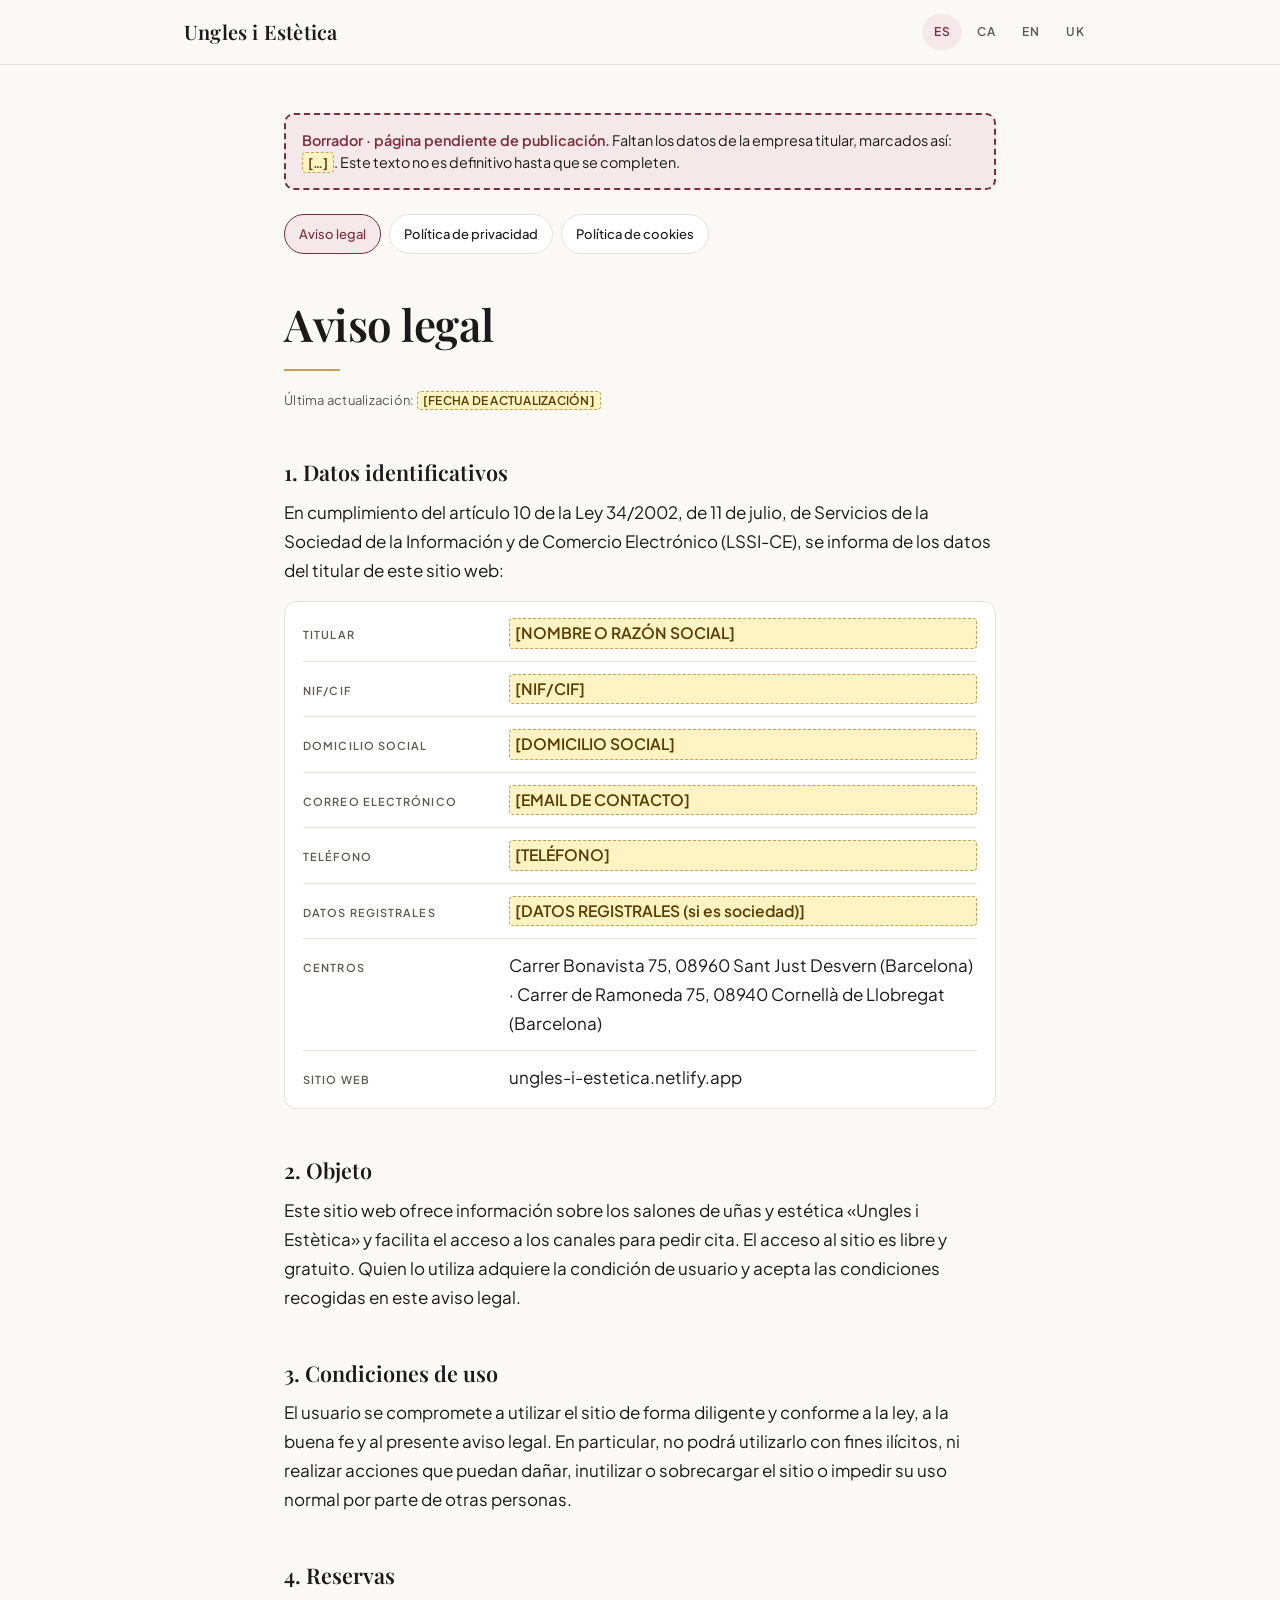
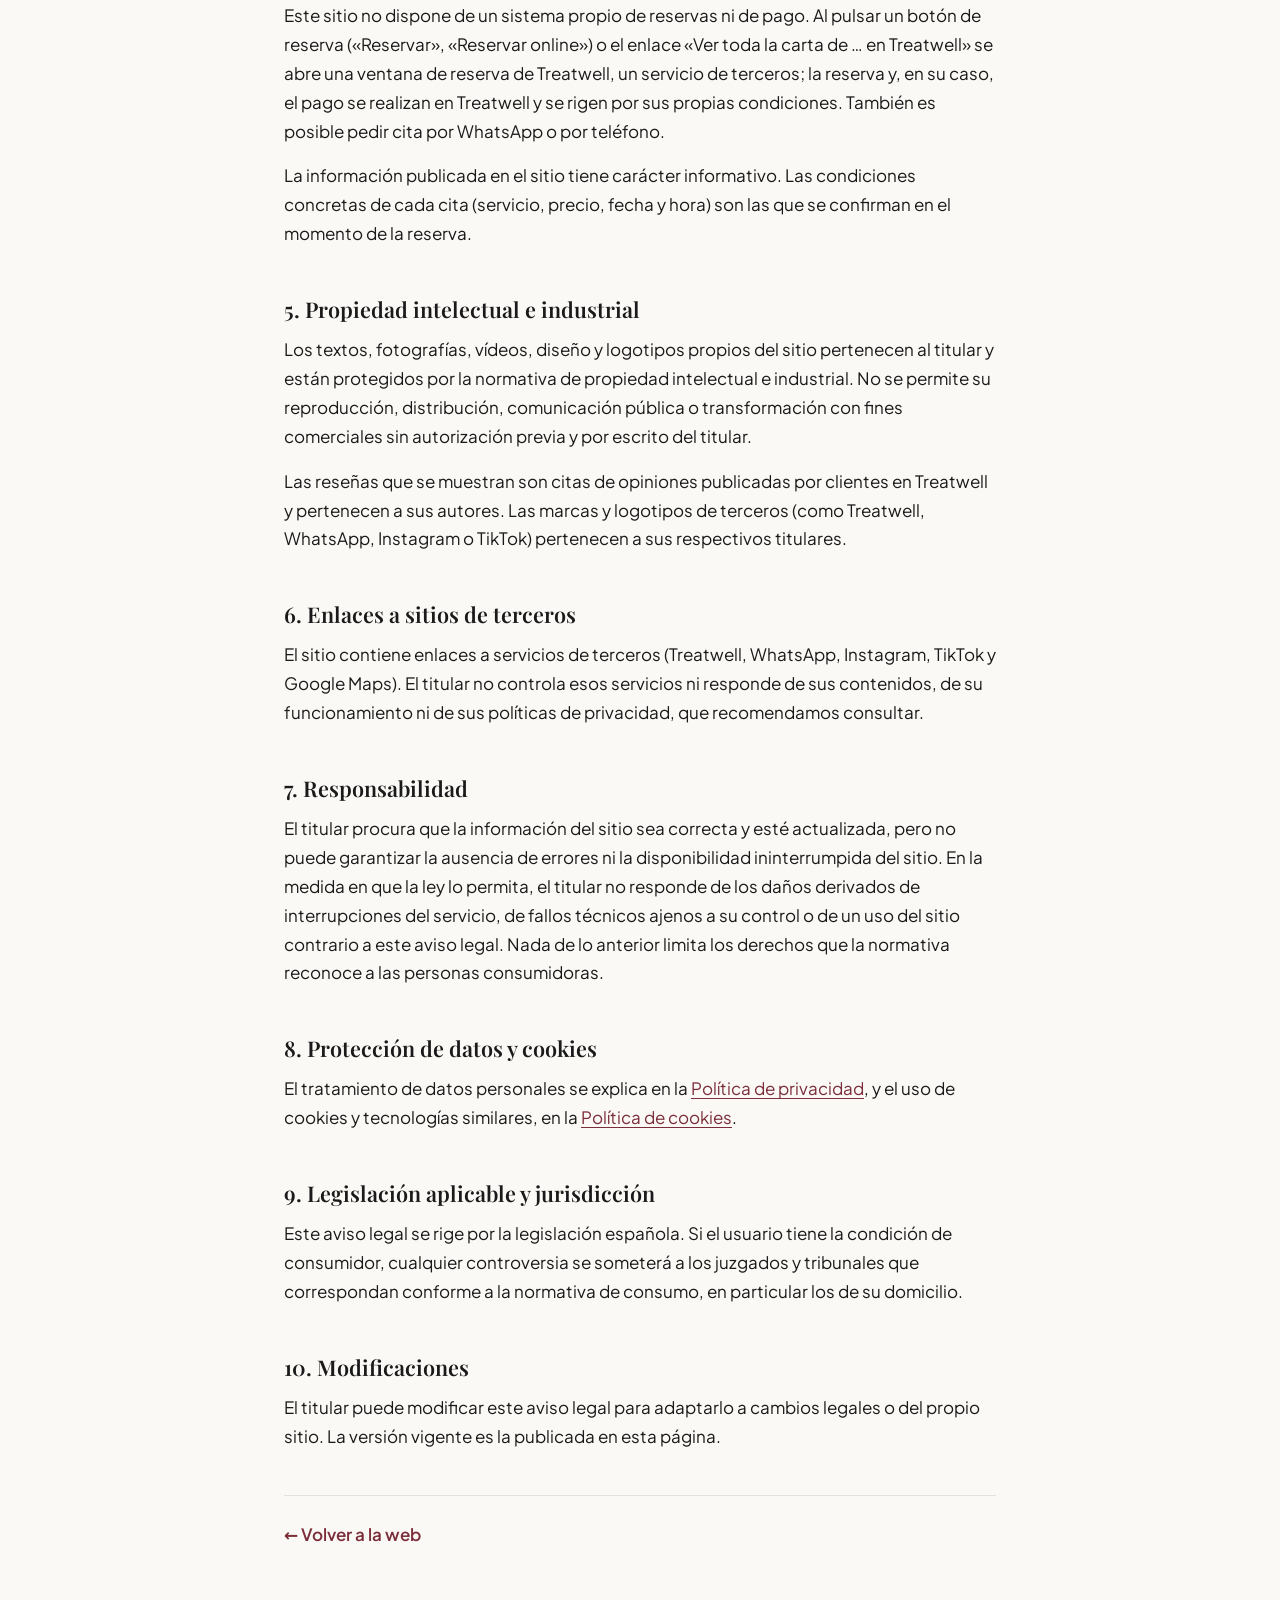
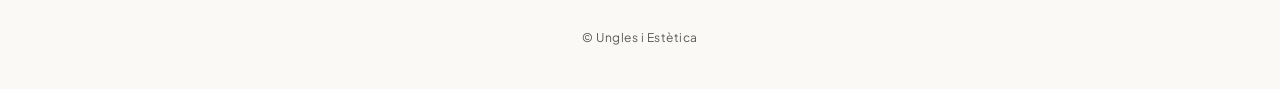
<file: legal/aviso-legal.html>
<!DOCTYPE html>
<!--
  BORRADOR / DRAFT - no enlazar hasta completar los datos de la empresa.
  Placeholders usados en este archivo (idénticos en los 4 idiomas; buscar y reemplazar,
  cada uno va dentro de <mark class="ph">…</mark>):
       [NOMBRE O RAZÓN SOCIAL]
       [NIF/CIF]
       [DOMICILIO SOCIAL]
       [EMAIL DE CONTACTO]
       [TELÉFONO]
       [DATOS REGISTRALES (si es sociedad)]
       [FECHA DE ACTUALIZACIÓN]
  Al publicar: quitar <meta name="robots" content="noindex"> y los avisos <p class="draft">.
  Centros (apartado 1, en los 4 idiomas): copia de data/prijzen.json (adres); actualizar a mano si cambia.
-->
<html lang="es">
<head>
<meta charset="utf-8">
<meta name="viewport" content="width=device-width, initial-scale=1">
<meta name="robots" content="noindex">
<title>Aviso legal · Ungles i Estètica</title>
<link rel="stylesheet" href="../media/fonts/fonts.css">
<link rel="stylesheet" href="legal.css">
<script src="legal.js"></script>
</head>
<body>
<header class="topbar">
  <div class="topbar-in">
    <a class="logo" href="../index.html">Ungles i Estètica</a>
    <div class="langs" role="group" aria-label="Idioma / Language">
      <button type="button" data-set-lang="es" aria-pressed="true" lang="es" title="Español">ES</button>
      <button type="button" data-set-lang="ca" aria-pressed="false" lang="ca" title="Català">CA</button>
      <button type="button" data-set-lang="en" aria-pressed="false" lang="en" title="English">EN</button>
      <button type="button" data-set-lang="uk" aria-pressed="false" lang="uk" title="Українська">UK</button>
    </div>
  </div>
</header>
<main>
  <section lang="es" data-lang="es">
    <p class="draft" role="note"><strong>Borrador · página pendiente de publicación.</strong> Faltan los datos de la empresa titular, marcados así: <mark class="ph">[…]</mark>. Este texto no es definitivo hasta que se completen.</p>
    <nav class="legal-nav" aria-label="Páginas legales">
      <ul><li><a href="aviso-legal.html" aria-current="page">Aviso legal</a></li><li><a href="privacidad.html">Política de privacidad</a></li><li><a href="cookies.html">Política de cookies</a></li></ul>
    </nav>
    <h1>Aviso legal</h1>
    <p class="updated">Última actualización: <mark class="ph">[FECHA DE ACTUALIZACIÓN]</mark></p>
    <h2>1. Datos identificativos</h2>
    <p>En cumplimiento del artículo 10 de la Ley 34/2002, de 11 de julio, de Servicios de la Sociedad de la Información y de Comercio Electrónico (LSSI-CE), se informa de los datos del titular de este sitio web:</p>
    <ul class="data">
      <li><span>Titular</span> <mark class="ph">[NOMBRE O RAZÓN SOCIAL]</mark></li>
      <li><span>NIF/CIF</span> <mark class="ph">[NIF/CIF]</mark></li>
      <li><span>Domicilio social</span> <mark class="ph">[DOMICILIO SOCIAL]</mark></li>
      <li><span>Correo electrónico</span> <mark class="ph">[EMAIL DE CONTACTO]</mark></li>
      <li><span>Teléfono</span> <mark class="ph">[TELÉFONO]</mark></li>
      <li><span>Datos registrales</span> <mark class="ph">[DATOS REGISTRALES (si es sociedad)]</mark></li>
      <li><span>Centros</span> Carrer Bonavista 75, 08960 Sant Just Desvern (Barcelona) · Carrer de Ramoneda 75, 08940 Cornellà de Llobregat (Barcelona)</li>
      <li><span>Sitio web</span> ungles-i-estetica.netlify.app</li>
    </ul>

    <h2>2. Objeto</h2>
    <p>Este sitio web ofrece información sobre los salones de uñas y estética «Ungles i Estètica» y facilita el acceso a los canales para pedir cita. El acceso al sitio es libre y gratuito. Quien lo utiliza adquiere la condición de usuario y acepta las condiciones recogidas en este aviso legal.</p>

    <h2>3. Condiciones de uso</h2>
    <p>El usuario se compromete a utilizar el sitio de forma diligente y conforme a la ley, a la buena fe y al presente aviso legal. En particular, no podrá utilizarlo con fines ilícitos, ni realizar acciones que puedan dañar, inutilizar o sobrecargar el sitio o impedir su uso normal por parte de otras personas.</p>

    <h2>4. Reservas</h2>
    <p>Este sitio no dispone de un sistema propio de reservas ni de pago. Al pulsar un botón de reserva («Reservar», «Reservar online») o el enlace «Ver toda la carta de … en Treatwell» se abre una ventana de reserva de Treatwell, un servicio de terceros; la reserva y, en su caso, el pago se realizan en Treatwell y se rigen por sus propias condiciones. También es posible pedir cita por WhatsApp o por teléfono.</p>
    <p>La información publicada en el sitio tiene carácter informativo. Las condiciones concretas de cada cita (servicio, precio, fecha y hora) son las que se confirman en el momento de la reserva.</p>

    <h2>5. Propiedad intelectual e industrial</h2>
    <p>Los textos, fotografías, vídeos, diseño y logotipos propios del sitio pertenecen al titular y están protegidos por la normativa de propiedad intelectual e industrial. No se permite su reproducción, distribución, comunicación pública o transformación con fines comerciales sin autorización previa y por escrito del titular.</p>
    <p>Las reseñas que se muestran son citas de opiniones publicadas por clientes en Treatwell y pertenecen a sus autores. Las marcas y logotipos de terceros (como Treatwell, WhatsApp, Instagram o TikTok) pertenecen a sus respectivos titulares.</p>

    <h2>6. Enlaces a sitios de terceros</h2>
    <p>El sitio contiene enlaces a servicios de terceros (Treatwell, WhatsApp, Instagram, TikTok y Google Maps). El titular no controla esos servicios ni responde de sus contenidos, de su funcionamiento ni de sus políticas de privacidad, que recomendamos consultar.</p>

    <h2>7. Responsabilidad</h2>
    <p>El titular procura que la información del sitio sea correcta y esté actualizada, pero no puede garantizar la ausencia de errores ni la disponibilidad ininterrumpida del sitio. En la medida en que la ley lo permita, el titular no responde de los daños derivados de interrupciones del servicio, de fallos técnicos ajenos a su control o de un uso del sitio contrario a este aviso legal. Nada de lo anterior limita los derechos que la normativa reconoce a las personas consumidoras.</p>

    <h2>8. Protección de datos y cookies</h2>
    <p>El tratamiento de datos personales se explica en la <a href="privacidad.html">Política de privacidad</a>, y el uso de cookies y tecnologías similares, en la <a href="cookies.html">Política de cookies</a>.</p>

    <h2>9. Legislación aplicable y jurisdicción</h2>
    <p>Este aviso legal se rige por la legislación española. Si el usuario tiene la condición de consumidor, cualquier controversia se someterá a los juzgados y tribunales que correspondan conforme a la normativa de consumo, en particular los de su domicilio.</p>

    <h2>10. Modificaciones</h2>
    <p>El titular puede modificar este aviso legal para adaptarlo a cambios legales o del propio sitio. La versión vigente es la publicada en esta página.</p>

    <p class="back"><a href="../index.html">&larr; Volver a la web</a></p>
  </section>
  <section lang="ca" data-lang="ca">
    <p class="draft" role="note"><strong>Esborrany · pàgina pendent de publicació.</strong> Hi manquen les dades de l'empresa titular, marcades així: <mark class="ph">[…]</mark>. Aquest text no és definitiu fins que es completin.</p>
    <nav class="legal-nav" aria-label="Pàgines legals">
      <ul><li><a href="aviso-legal.html" aria-current="page">Avís legal</a></li><li><a href="privacidad.html">Política de privacitat</a></li><li><a href="cookies.html">Política de galetes</a></li></ul>
    </nav>
    <h1>Avís legal</h1>
    <p class="updated">Darrera actualització: <mark class="ph">[FECHA DE ACTUALIZACIÓN]</mark></p>
    <h2>1. Dades identificatives</h2>
    <p>En compliment de l'article 10 de la Llei 34/2002, d'11 de juliol, de serveis de la societat de la informació i de comerç electrònic (LSSI-CE), s'informa de les dades del titular d'aquest lloc web:</p>
    <ul class="data">
      <li><span>Titular</span> <mark class="ph">[NOMBRE O RAZÓN SOCIAL]</mark></li>
      <li><span>NIF/CIF</span> <mark class="ph">[NIF/CIF]</mark></li>
      <li><span>Domicili social</span> <mark class="ph">[DOMICILIO SOCIAL]</mark></li>
      <li><span>Correu electrònic</span> <mark class="ph">[EMAIL DE CONTACTO]</mark></li>
      <li><span>Telèfon</span> <mark class="ph">[TELÉFONO]</mark></li>
      <li><span>Dades registrals</span> <mark class="ph">[DATOS REGISTRALES (si es sociedad)]</mark></li>
      <li><span>Centres</span> Carrer Bonavista 75, 08960 Sant Just Desvern (Barcelona) · Carrer de Ramoneda 75, 08940 Cornellà de Llobregat (Barcelona)</li>
      <li><span>Lloc web</span> ungles-i-estetica.netlify.app</li>
    </ul>

    <h2>2. Objecte</h2>
    <p>Aquest lloc web ofereix informació sobre els salons d'ungles i estètica «Ungles i Estètica» i facilita l'accés als canals per demanar hora. L'accés al lloc és lliure i gratuït. Qui l'utilitza adquireix la condició d'usuari i accepta les condicions recollides en aquest avís legal.</p>

    <h2>3. Condicions d'ús</h2>
    <p>L'usuari es compromet a fer servir el lloc de manera diligent i d'acord amb la llei, la bona fe i aquest avís legal. En particular, no el pot utilitzar amb finalitats il·lícites ni dur a terme accions que puguin malmetre, inutilitzar o sobrecarregar el lloc o impedir-ne l'ús normal a altres persones.</p>

    <h2>4. Reserves</h2>
    <p>Aquest lloc no té un sistema propi de reserves ni de pagament. En prémer un botó de reserva («Reserva», «Reserva en línia») o l'enllaç «Consulta tota la carta de … a Treatwell» s'obre una finestra de reserva de Treatwell, un servei de tercers; la reserva i, si escau, el pagament es fan a Treatwell i es regeixen per les seves pròpies condicions. També es pot demanar hora per WhatsApp o per telèfon.</p>
    <p>La informació publicada al lloc té caràcter informatiu. Les condicions concretes de cada cita (servei, preu, dia i hora) són les que es confirmen en el moment de fer la reserva.</p>

    <h2>5. Propietat intel·lectual i industrial</h2>
    <p>Els textos, les fotografies, els vídeos, el disseny i els logotips propis del lloc pertanyen al titular i estan protegits per la normativa de propietat intel·lectual i industrial. No se'n permet la reproducció, la distribució, la comunicació pública ni la transformació amb finalitats comercials sense l'autorització prèvia i per escrit del titular.</p>
    <p>Les ressenyes que s'hi mostren són cites d'opinions publicades per clients a Treatwell i pertanyen als seus autors. Les marques i els logotips de tercers (com ara Treatwell, WhatsApp, Instagram o TikTok) pertanyen als seus titulars respectius.</p>

    <h2>6. Enllaços a llocs de tercers</h2>
    <p>El lloc conté enllaços a serveis de tercers (Treatwell, WhatsApp, Instagram, TikTok i Google Maps). El titular no controla aquests serveis ni respon dels seus continguts, del seu funcionament ni de les seves polítiques de privacitat, que recomanem consultar.</p>

    <h2>7. Responsabilitat</h2>
    <p>El titular procura que la informació del lloc sigui correcta i estigui actualitzada, però no pot garantir l'absència d'errors ni la disponibilitat ininterrompuda del lloc. En la mesura que la llei ho permeti, el titular no respon dels danys derivats d'interrupcions del servei, de fallades tècniques alienes al seu control o d'un ús del lloc contrari a aquest avís legal. Res del que s'ha dit limita els drets que la normativa reconeix a les persones consumidores.</p>

    <h2>8. Protecció de dades i galetes</h2>
    <p>El tractament de dades personals s'explica a la <a href="privacidad.html">Política de privacitat</a>, i l'ús de galetes i tecnologies similars, a la <a href="cookies.html">Política de galetes</a>.</p>

    <h2>9. Legislació aplicable i jurisdicció</h2>
    <p>Aquest avís legal es regeix per la legislació espanyola. Si l'usuari té la condició de consumidor, qualsevol controvèrsia se sotmetrà als jutjats i tribunals que corresponguin d'acord amb la normativa de consum, en particular els del seu domicili.</p>

    <h2>10. Modificacions</h2>
    <p>El titular pot modificar aquest avís legal per adaptar-lo a canvis legals o del mateix lloc. La versió vigent és la publicada en aquesta pàgina.</p>
<p class="prevail">Aquest text és una traducció. En cas de discrepància entre versions, preval la versió en castellà.</p>
    <p class="back"><a href="../index.html">&larr; Tornar al web</a></p>
  </section>
  <section lang="en" data-lang="en">
    <p class="draft" role="note"><strong>Draft · this page has not been published yet.</strong> The details of the company that owns the site are still missing, highlighted like this: <mark class="ph">[…]</mark>. This text is not final until they are filled in.</p>
    <nav class="legal-nav" aria-label="Legal pages">
      <ul><li><a href="aviso-legal.html" aria-current="page">Legal notice</a></li><li><a href="privacidad.html">Privacy policy</a></li><li><a href="cookies.html">Cookie policy</a></li></ul>
    </nav>
    <h1>Legal notice</h1>
    <p class="updated">Last updated: <mark class="ph">[FECHA DE ACTUALIZACIÓN]</mark></p>
    <h2>1. Identification details</h2>
    <p>In accordance with Article 10 of Spanish Act 34/2002 of 11 July on Information Society Services and Electronic Commerce (LSSI-CE), the details of the owner of this website are as follows:</p>
    <ul class="data">
      <li><span>Owner</span> <mark class="ph">[NOMBRE O RAZÓN SOCIAL]</mark></li>
      <li><span>Tax ID (NIF/CIF)</span> <mark class="ph">[NIF/CIF]</mark></li>
      <li><span>Registered address</span> <mark class="ph">[DOMICILIO SOCIAL]</mark></li>
      <li><span>Email</span> <mark class="ph">[EMAIL DE CONTACTO]</mark></li>
      <li><span>Telephone</span> <mark class="ph">[TELÉFONO]</mark></li>
      <li><span>Registry details</span> <mark class="ph">[DATOS REGISTRALES (si es sociedad)]</mark></li>
      <li><span>Salons</span> Carrer Bonavista 75, 08960 Sant Just Desvern (Barcelona) · Carrer de Ramoneda 75, 08940 Cornellà de Llobregat (Barcelona)</li>
      <li><span>Website</span> ungles-i-estetica.netlify.app</li>
    </ul>

    <h2>2. Purpose</h2>
    <p>This website provides information about the “Ungles i Estètica” nail and beauty salons and gives access to the channels for booking an appointment. Access to the site is free of charge. Anyone using it is considered a user and accepts the terms set out in this legal notice.</p>

    <h2>3. Terms of use</h2>
    <p>Users agree to use the site with due care and in accordance with the law, good faith and this legal notice. In particular, the site may not be used for unlawful purposes, nor may users do anything that could damage, disable or overload the site or prevent others from using it normally.</p>

    <h2>4. Bookings</h2>
    <p>This site has no booking or payment system of its own. Clicking a booking button (“Book”, “Book online”) or the link “See the full … menu on Treatwell” opens a booking window provided by Treatwell, a third-party service; the booking and, where applicable, the payment are made on Treatwell and are governed by Treatwell's own terms. Appointments can also be requested by WhatsApp or by telephone.</p>
    <p>The information published on the site is for guidance only. The specific terms of each appointment (service, price, date and time) are those confirmed at the time of booking.</p>

    <h2>5. Intellectual and industrial property</h2>
    <p>The site's own texts, photographs, videos, design and logos belong to the owner and are protected by intellectual and industrial property law. They may not be reproduced, distributed, communicated to the public or adapted for commercial purposes without the owner's prior written permission.</p>
    <p>The reviews shown are quotations from opinions posted by customers on Treatwell and belong to their authors. Third-party trade marks and logos (such as Treatwell, WhatsApp, Instagram and TikTok) belong to their respective owners.</p>

    <h2>6. Links to third-party sites</h2>
    <p>The site contains links to third-party services (Treatwell, WhatsApp, Instagram, TikTok and Google Maps). The owner does not control those services and is not responsible for their content, their operation or their privacy policies, which we recommend you read.</p>

    <h2>7. Liability</h2>
    <p>The owner endeavours to keep the information on the site accurate and up to date, but cannot guarantee that it is free of errors or that the site will be available without interruption. To the extent permitted by law, the owner is not liable for damage arising from service interruptions, technical faults beyond its control or use of the site contrary to this legal notice. Nothing in this section limits the rights that the law grants to consumers.</p>

    <h2>8. Data protection and cookies</h2>
    <p>The processing of personal data is explained in the <a href="privacidad.html">Privacy policy</a>, and the use of cookies and similar technologies in the <a href="cookies.html">Cookie policy</a>.</p>

    <h2>9. Governing law and jurisdiction</h2>
    <p>This legal notice is governed by Spanish law. Where the user is a consumer, any dispute will be brought before the courts that have jurisdiction under consumer law, in particular those of the consumer's place of residence.</p>

    <h2>10. Changes</h2>
    <p>The owner may amend this legal notice to reflect changes in the law or in the site itself. The version in force is the one published on this page.</p>
<p class="prevail">This text is a translation. In the event of any discrepancy between versions, the Spanish version prevails.</p>
    <p class="back"><a href="../index.html">&larr; Back to the site</a></p>
  </section>
  <section lang="uk" data-lang="uk">
    <p class="draft" role="note"><strong>Чернетка · сторінку ще не опубліковано.</strong> Бракує даних компанії — власника сайту, їх позначено так: <mark class="ph">[…]</mark>. Текст не є остаточним, доки ці дані не буде додано.</p>
    <nav class="legal-nav" aria-label="Юридичні сторінки">
      <ul><li><a href="aviso-legal.html" aria-current="page">Правова інформація</a></li><li><a href="privacidad.html">Політика конфіденційності</a></li><li><a href="cookies.html">Політика щодо файлів cookie</a></li></ul>
    </nav>
    <h1>Правова інформація</h1>
    <p class="updated">Останнє оновлення: <mark class="ph">[FECHA DE ACTUALIZACIÓN]</mark></p>
    <h2>1. Ідентифікаційні дані</h2>
    <p>Відповідно до статті 10 іспанського Закону 34/2002 від 11 липня про послуги інформаційного суспільства та електронну комерцію (LSSI-CE) повідомляємо дані власника цього вебсайту:</p>
    <ul class="data">
      <li><span>Власник</span> <mark class="ph">[NOMBRE O RAZÓN SOCIAL]</mark></li>
      <li><span>Податковий номер (NIF/CIF)</span> <mark class="ph">[NIF/CIF]</mark></li>
      <li><span>Юридична адреса</span> <mark class="ph">[DOMICILIO SOCIAL]</mark></li>
      <li><span>Електронна пошта</span> <mark class="ph">[EMAIL DE CONTACTO]</mark></li>
      <li><span>Телефон</span> <mark class="ph">[TELÉFONO]</mark></li>
      <li><span>Реєстраційні дані</span> <mark class="ph">[DATOS REGISTRALES (si es sociedad)]</mark></li>
      <li><span>Салони</span> Carrer Bonavista 75, 08960 Sant Just Desvern (Барселона) · Carrer de Ramoneda 75, 08940 Cornellà de Llobregat (Барселона)</li>
      <li><span>Вебсайт</span> ungles-i-estetica.netlify.app</li>
    </ul>

    <h2>2. Призначення сайту</h2>
    <p>Цей вебсайт містить інформацію про салони манікюру та краси «Ungles i Estètica» і дає доступ до каналів запису на візит. Доступ до сайту вільний і безкоштовний. Кожен, хто користується сайтом, набуває статусу користувача та приймає умови, викладені на цій сторінці.</p>

    <h2>3. Умови користування</h2>
    <p>Користувач зобов'язується користуватися сайтом сумлінно, відповідно до закону, принципу добросовісності та цих умов. Зокрема, заборонено використовувати сайт із протиправною метою або вчиняти дії, що можуть пошкодити, вивести з ладу чи перевантажити сайт або завадити іншим особам нормально ним користуватися.</p>

    <h2>4. Запис на візит</h2>
    <p>Сайт не має власної системи бронювання чи оплати. Після натискання кнопки запису («Записатися», «Записатися онлайн») або посилання «Усі послуги салону … на Treatwell» відкривається вікно бронювання Treatwell — стороннього сервісу; бронювання і, якщо це передбачено, оплата здійснюються в Treatwell та регулюються його власними умовами. Записатися також можна через WhatsApp або телефоном.</p>
    <p>Інформація на сайті має довідковий характер. Конкретні умови кожного візиту (послуга, ціна, дата й час) — це ті, які підтверджено під час бронювання.</p>

    <h2>5. Інтелектуальна та промислова власність</h2>
    <p>Власні тексти, фотографії, відео, дизайн і логотипи сайту належать власникові й охороняються законодавством про інтелектуальну та промислову власність. Їх не можна відтворювати, поширювати, публічно сповіщати чи переробляти з комерційною метою без попередньої письмової згоди власника.</p>
    <p>Відгуки, показані на сайті, — це цитати відгуків, які клієнти опублікували на Treatwell; вони належать своїм авторам. Торговельні марки та логотипи третіх осіб (зокрема Treatwell, WhatsApp, Instagram і TikTok) належать їхнім власникам.</p>

    <h2>6. Посилання на сторонні сайти</h2>
    <p>Сайт містить посилання на сторонні сервіси (Treatwell, WhatsApp, Instagram, TikTok і Google Maps). Власник не контролює ці сервіси та не відповідає за їхній вміст, роботу чи політику конфіденційності — радимо ознайомитися з нею окремо.</p>

    <h2>7. Відповідальність</h2>
    <p>Власник дбає про те, щоб інформація на сайті була правильною та актуальною, але не може гарантувати відсутність помилок чи безперебійну роботу сайту. У межах, дозволених законом, власник не відповідає за шкоду, спричинену перебоями в роботі сервісу, технічними збоями, що не залежать від нього, або використанням сайту всупереч цим умовам. Ніщо з наведеного не обмежує прав, які закон надає споживачам.</p>

    <h2>8. Захист даних і файли cookie</h2>
    <p>Про обробку персональних даних ідеться в <a href="privacidad.html">Політиці конфіденційності</a>, а про використання файлів cookie та подібних технологій — у <a href="cookies.html">Політиці щодо файлів cookie</a>.</p>

    <h2>9. Застосовне право та юрисдикція</h2>
    <p>Ці умови регулюються законодавством Іспанії. Якщо користувач є споживачем, будь-який спір розглядатимуть суди, компетентні відповідно до законодавства про захист прав споживачів, зокрема суди за місцем проживання споживача.</p>

    <h2>10. Зміни</h2>
    <p>Власник може змінювати цей текст, щоб привести його у відповідність до змін у законодавстві або на самому сайті. Чинною є версія, опублікована на цій сторінці.</p>
<p class="prevail">Цей текст є перекладом. У разі розбіжностей між версіями переважну силу має версія іспанською мовою.</p>
    <p class="back"><a href="../index.html">&larr; Повернутися на сайт</a></p>
  </section>
</main>
<footer class="foot">© Ungles i Estètica</footer>
</body>
</html>
</file>
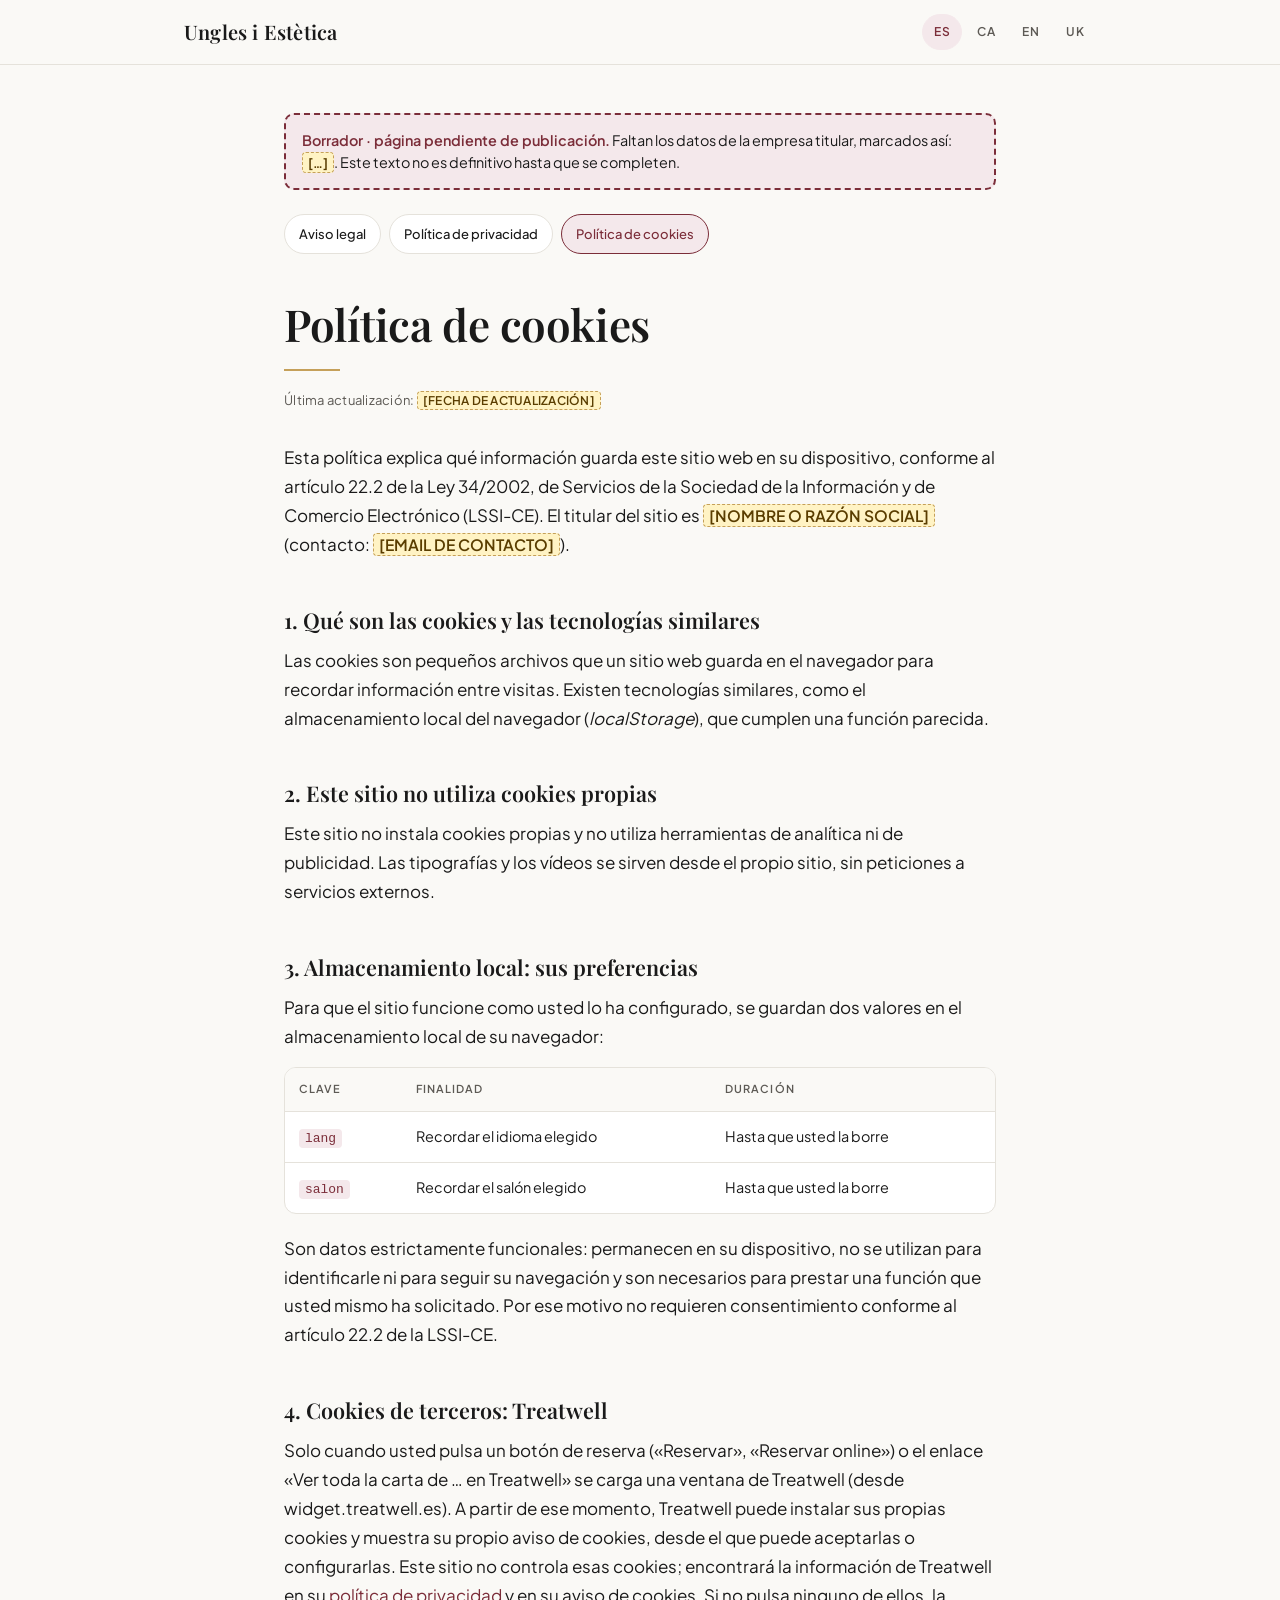
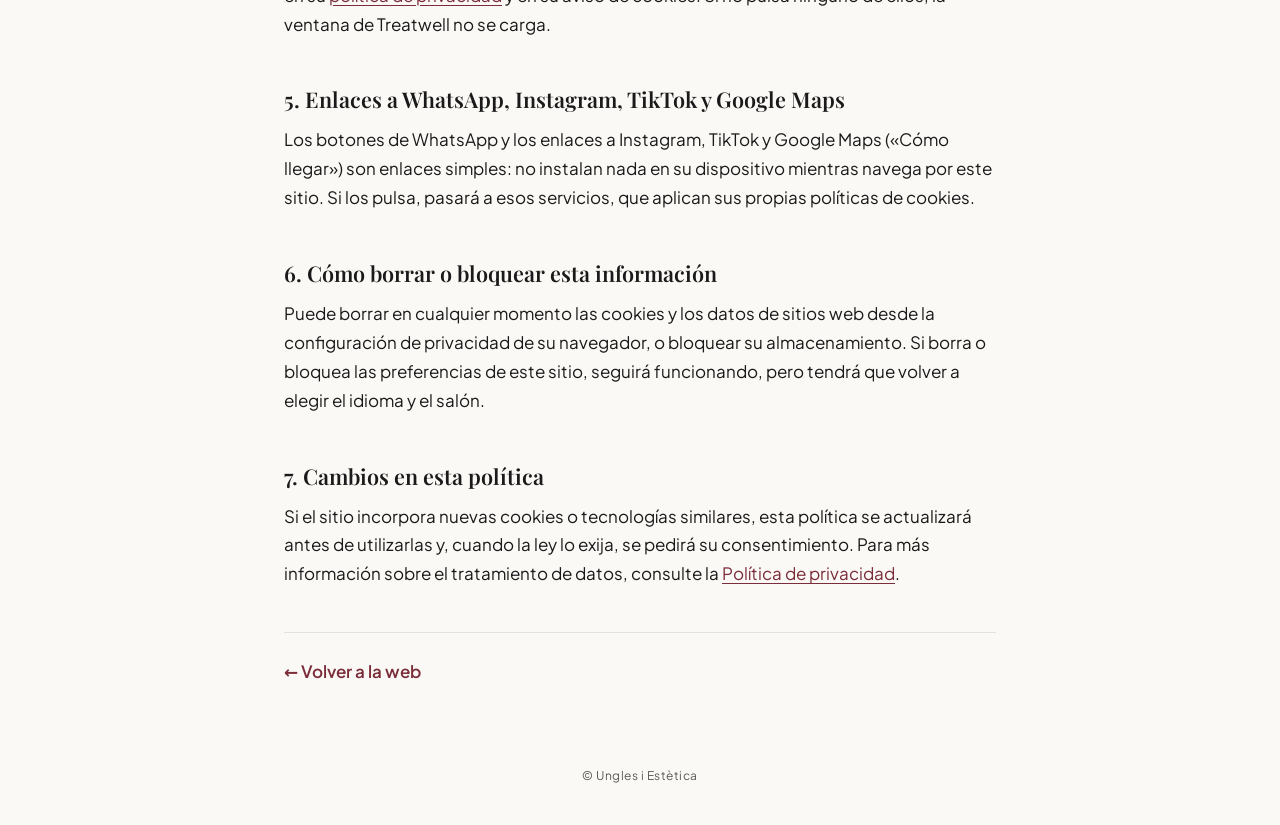
<file: legal/cookies.html>
<!DOCTYPE html>
<!--
  BORRADOR / DRAFT - no enlazar hasta completar los datos de la empresa.
  Placeholders usados en este archivo (idénticos en los 4 idiomas; buscar y reemplazar,
  cada uno va dentro de <mark class="ph">…</mark>):
       [NOMBRE O RAZÓN SOCIAL]
       [EMAIL DE CONTACTO]
       [FECHA DE ACTUALIZACIÓN]
  Al publicar: quitar <meta name="robots" content="noindex"> y los avisos <p class="draft">.
-->
<html lang="es">
<head>
<meta charset="utf-8">
<meta name="viewport" content="width=device-width, initial-scale=1">
<meta name="robots" content="noindex">
<title>Política de cookies · Ungles i Estètica</title>
<link rel="stylesheet" href="../media/fonts/fonts.css">
<link rel="stylesheet" href="legal.css">
<script src="legal.js"></script>
</head>
<body>
<header class="topbar">
  <div class="topbar-in">
    <a class="logo" href="../index.html">Ungles i Estètica</a>
    <div class="langs" role="group" aria-label="Idioma / Language">
      <button type="button" data-set-lang="es" aria-pressed="true" lang="es" title="Español">ES</button>
      <button type="button" data-set-lang="ca" aria-pressed="false" lang="ca" title="Català">CA</button>
      <button type="button" data-set-lang="en" aria-pressed="false" lang="en" title="English">EN</button>
      <button type="button" data-set-lang="uk" aria-pressed="false" lang="uk" title="Українська">UK</button>
    </div>
  </div>
</header>
<main>
  <section lang="es" data-lang="es">
    <p class="draft" role="note"><strong>Borrador · página pendiente de publicación.</strong> Faltan los datos de la empresa titular, marcados así: <mark class="ph">[…]</mark>. Este texto no es definitivo hasta que se completen.</p>
    <nav class="legal-nav" aria-label="Páginas legales">
      <ul><li><a href="aviso-legal.html">Aviso legal</a></li><li><a href="privacidad.html">Política de privacidad</a></li><li><a href="cookies.html" aria-current="page">Política de cookies</a></li></ul>
    </nav>
    <h1>Política de cookies</h1>
    <p class="updated">Última actualización: <mark class="ph">[FECHA DE ACTUALIZACIÓN]</mark></p>
    <p>Esta política explica qué información guarda este sitio web en su dispositivo, conforme al artículo 22.2 de la Ley 34/2002, de Servicios de la Sociedad de la Información y de Comercio Electrónico (LSSI-CE). El titular del sitio es <mark class="ph">[NOMBRE O RAZÓN SOCIAL]</mark> (contacto: <mark class="ph">[EMAIL DE CONTACTO]</mark>).</p>

    <h2>1. Qué son las cookies y las tecnologías similares</h2>
    <p>Las cookies son pequeños archivos que un sitio web guarda en el navegador para recordar información entre visitas. Existen tecnologías similares, como el almacenamiento local del navegador (<em>localStorage</em>), que cumplen una función parecida.</p>

    <h2>2. Este sitio no utiliza cookies propias</h2>
    <p>Este sitio no instala cookies propias y no utiliza herramientas de analítica ni de publicidad. Las tipografías y los vídeos se sirven desde el propio sitio, sin peticiones a servicios externos.</p>

    <h2>3. Almacenamiento local: sus preferencias</h2>
    <p>Para que el sitio funcione como usted lo ha configurado, se guardan dos valores en el almacenamiento local de su navegador:</p>
    <div class="table-wrap">
    <table>
      <thead><tr><th>Clave</th><th>Finalidad</th><th>Duración</th></tr></thead>
      <tbody>
        <tr><td><code>lang</code></td><td>Recordar el idioma elegido</td><td>Hasta que usted la borre</td></tr>
        <tr><td><code>salon</code></td><td>Recordar el salón elegido</td><td>Hasta que usted la borre</td></tr>
      </tbody>
    </table>
    </div>
    <p>Son datos estrictamente funcionales: permanecen en su dispositivo, no se utilizan para identificarle ni para seguir su navegación y son necesarios para prestar una función que usted mismo ha solicitado. Por ese motivo no requieren consentimiento conforme al artículo 22.2 de la LSSI-CE.</p>

    <h2>4. Cookies de terceros: Treatwell</h2>
    <p>Solo cuando usted pulsa un botón de reserva («Reservar», «Reservar online») o el enlace «Ver toda la carta de … en Treatwell» se carga una ventana de Treatwell (desde widget.treatwell.es). A partir de ese momento, Treatwell puede instalar sus propias cookies y muestra su propio aviso de cookies, desde el que puede aceptarlas o configurarlas. Este sitio no controla esas cookies; encontrará la información de Treatwell en su <a href="https://www.treatwell.es/info/politica-de-privacidad/" rel="noopener">política de privacidad</a> y en su aviso de cookies. Si no pulsa ninguno de ellos, la ventana de Treatwell no se carga.</p>

    <h2>5. Enlaces a WhatsApp, Instagram, TikTok y Google Maps</h2>
    <p>Los botones de WhatsApp y los enlaces a Instagram, TikTok y Google Maps («Cómo llegar») son enlaces simples: no instalan nada en su dispositivo mientras navega por este sitio. Si los pulsa, pasará a esos servicios, que aplican sus propias políticas de cookies.</p>

    <h2>6. Cómo borrar o bloquear esta información</h2>
    <p>Puede borrar en cualquier momento las cookies y los datos de sitios web desde la configuración de privacidad de su navegador, o bloquear su almacenamiento. Si borra o bloquea las preferencias de este sitio, seguirá funcionando, pero tendrá que volver a elegir el idioma y el salón.</p>

    <h2>7. Cambios en esta política</h2>
    <p>Si el sitio incorpora nuevas cookies o tecnologías similares, esta política se actualizará antes de utilizarlas y, cuando la ley lo exija, se pedirá su consentimiento. Para más información sobre el tratamiento de datos, consulte la <a href="privacidad.html">Política de privacidad</a>.</p>

    <p class="back"><a href="../index.html">&larr; Volver a la web</a></p>
  </section>
  <section lang="ca" data-lang="ca">
    <p class="draft" role="note"><strong>Esborrany · pàgina pendent de publicació.</strong> Hi manquen les dades de l'empresa titular, marcades així: <mark class="ph">[…]</mark>. Aquest text no és definitiu fins que es completin.</p>
    <nav class="legal-nav" aria-label="Pàgines legals">
      <ul><li><a href="aviso-legal.html">Avís legal</a></li><li><a href="privacidad.html">Política de privacitat</a></li><li><a href="cookies.html" aria-current="page">Política de galetes</a></li></ul>
    </nav>
    <h1>Política de galetes</h1>
    <p class="updated">Darrera actualització: <mark class="ph">[FECHA DE ACTUALIZACIÓN]</mark></p>
    <p>Aquesta política explica quina informació desa aquest lloc web al vostre dispositiu, d'acord amb l'article 22.2 de la Llei 34/2002, de serveis de la societat de la informació i de comerç electrònic (LSSI-CE). El titular del lloc és <mark class="ph">[NOMBRE O RAZÓN SOCIAL]</mark> (contacte: <mark class="ph">[EMAIL DE CONTACTO]</mark>).</p>

    <h2>1. Què són les galetes i les tecnologies similars</h2>
    <p>Les galetes (<em>cookies</em>) són petits fitxers que un lloc web desa al navegador per recordar informació entre visites. Hi ha tecnologies similars, com l'emmagatzematge local del navegador (<em>localStorage</em>), que fan una funció semblant.</p>

    <h2>2. Aquest lloc no fa servir galetes pròpies</h2>
    <p>Aquest lloc no instal·la galetes pròpies i no fa servir eines d'analítica ni de publicitat. Les tipografies i els vídeos se serveixen des del mateix lloc, sense peticions a serveis externs.</p>

    <h2>3. Emmagatzematge local: les vostres preferències</h2>
    <p>Perquè el lloc funcioni tal com l'heu configurat, es desen dos valors a l'emmagatzematge local del vostre navegador:</p>
    <div class="table-wrap">
    <table>
      <thead><tr><th>Clau</th><th>Finalitat</th><th>Durada</th></tr></thead>
      <tbody>
        <tr><td><code>lang</code></td><td>Recordar l'idioma triat</td><td>Fins que l'esborreu</td></tr>
        <tr><td><code>salon</code></td><td>Recordar el saló triat</td><td>Fins que l'esborreu</td></tr>
      </tbody>
    </table>
    </div>
    <p>Són dades estrictament funcionals: es queden al vostre dispositiu, no es fan servir per identificar-vos ni per seguir la vostra navegació i són necessàries per prestar una funció que heu demanat expressament. Per aquest motiu no requereixen consentiment d'acord amb l'article 22.2 de la LSSI-CE.</p>

    <h2>4. Galetes de tercers: Treatwell</h2>
    <p>Només quan premeu un botó de reserva («Reserva», «Reserva en línia») o l'enllaç «Consulta tota la carta de … a Treatwell» es carrega una finestra de Treatwell (des de widget.treatwell.es). A partir d'aquest moment, Treatwell pot instal·lar les seves pròpies galetes i mostra el seu propi avís de galetes, des d'on les podeu acceptar o configurar. Aquest lloc no controla aquestes galetes; trobareu la informació de Treatwell a la seva <a href="https://www.treatwell.es/info/politica-de-privacidad/" rel="noopener">política de privacitat</a> i al seu avís de galetes. Si no en premeu cap, la finestra de Treatwell no es carrega.</p>

    <h2>5. Enllaços a WhatsApp, Instagram, TikTok i Google Maps</h2>
    <p>Els botons de WhatsApp i els enllaços a Instagram, TikTok i Google Maps («Com arribar-hi») són enllaços simples: no instal·len res al vostre dispositiu mentre navegueu per aquest lloc. Si els premeu, passareu a aquests serveis, que apliquen les seves pròpies polítiques de galetes.</p>

    <h2>6. Com esborrar o bloquejar aquesta informació</h2>
    <p>Podeu esborrar en qualsevol moment les galetes i les dades de llocs web des de la configuració de privacitat del navegador, o bloquejar-ne l'emmagatzematge. Si esborreu o bloquegeu les preferències d'aquest lloc, continuarà funcionant, però haureu de tornar a triar l'idioma i el saló.</p>

    <h2>7. Canvis en aquesta política</h2>
    <p>Si el lloc incorpora noves galetes o tecnologies similars, aquesta política s'actualitzarà abans de fer-les servir i, quan la llei ho exigeixi, se us demanarà el consentiment. Per a més informació sobre el tractament de dades, consulteu la <a href="privacidad.html">Política de privacitat</a>.</p>
<p class="prevail">Aquest text és una traducció. En cas de discrepància entre versions, preval la versió en castellà.</p>
    <p class="back"><a href="../index.html">&larr; Tornar al web</a></p>
  </section>
  <section lang="en" data-lang="en">
    <p class="draft" role="note"><strong>Draft · this page has not been published yet.</strong> The details of the company that owns the site are still missing, highlighted like this: <mark class="ph">[…]</mark>. This text is not final until they are filled in.</p>
    <nav class="legal-nav" aria-label="Legal pages">
      <ul><li><a href="aviso-legal.html">Legal notice</a></li><li><a href="privacidad.html">Privacy policy</a></li><li><a href="cookies.html" aria-current="page">Cookie policy</a></li></ul>
    </nav>
    <h1>Cookie policy</h1>
    <p class="updated">Last updated: <mark class="ph">[FECHA DE ACTUALIZACIÓN]</mark></p>
    <p>This policy explains what information this website stores on your device, in accordance with Article 22.2 of Spanish Act 34/2002 on Information Society Services and Electronic Commerce (LSSI-CE). The owner of the site is <mark class="ph">[NOMBRE O RAZÓN SOCIAL]</mark> (contact: <mark class="ph">[EMAIL DE CONTACTO]</mark>).</p>

    <h2>1. What cookies and similar technologies are</h2>
    <p>Cookies are small files that a website stores in your browser to remember information between visits. There are similar technologies, such as the browser's local storage (<em>localStorage</em>), that serve a comparable purpose.</p>

    <h2>2. This site does not use cookies of its own</h2>
    <p>This site sets no cookies of its own and uses no analytics or advertising tools. Fonts and videos are served from the site itself, with no requests to external services.</p>

    <h2>3. Local storage: your preferences</h2>
    <p>So that the site works the way you have set it up, two values are stored in your browser's local storage:</p>
    <div class="table-wrap">
    <table>
      <thead><tr><th>Key</th><th>Purpose</th><th>Duration</th></tr></thead>
      <tbody>
        <tr><td><code>lang</code></td><td>Remembering the language you chose</td><td>Until you delete it</td></tr>
        <tr><td><code>salon</code></td><td>Remembering the salon you chose</td><td>Until you delete it</td></tr>
      </tbody>
    </table>
    </div>
    <p>These values are strictly functional: they stay on your device, are not used to identify you or to track your browsing, and are necessary to provide a feature you have asked for yourself. For that reason they do not require consent under Article 22.2 of the LSSI-CE.</p>

    <h2>4. Third-party cookies: Treatwell</h2>
    <p>Only when you click a booking button (“Book”, “Book online”) or the link “See the full … menu on Treatwell” is a Treatwell window loaded (from widget.treatwell.es). From that moment, Treatwell may set its own cookies and displays its own cookie notice, where you can accept or configure them. This site does not control those cookies; Treatwell's information is available in its <a href="https://www.treatwell.es/info/politica-de-privacidad/" rel="noopener">privacy policy</a> and in its cookie notice. If you click none of them, the Treatwell window is not loaded.</p>

    <h2>5. Links to WhatsApp, Instagram, TikTok and Google Maps</h2>
    <p>The WhatsApp buttons and the links to Instagram, TikTok and Google Maps (“Directions”) are plain links: they store nothing on your device while you browse this site. If you click them, you will be taken to those services, which apply their own cookie policies.</p>

    <h2>6. How to delete or block this information</h2>
    <p>You can delete cookies and website data at any time from your browser's privacy settings, or block them from being stored. If you delete or block this site's preferences, it will still work, but you will have to choose your language and salon again.</p>

    <h2>7. Changes to this policy</h2>
    <p>If the site starts using new cookies or similar technologies, this policy will be updated before they are used and, where the law requires it, your consent will be requested. For more information about data processing, see the <a href="privacidad.html">Privacy policy</a>.</p>
<p class="prevail">This text is a translation. In the event of any discrepancy between versions, the Spanish version prevails.</p>
    <p class="back"><a href="../index.html">&larr; Back to the site</a></p>
  </section>
  <section lang="uk" data-lang="uk">
    <p class="draft" role="note"><strong>Чернетка · сторінку ще не опубліковано.</strong> Бракує даних компанії — власника сайту, їх позначено так: <mark class="ph">[…]</mark>. Текст не є остаточним, доки ці дані не буде додано.</p>
    <nav class="legal-nav" aria-label="Юридичні сторінки">
      <ul><li><a href="aviso-legal.html">Правова інформація</a></li><li><a href="privacidad.html">Політика конфіденційності</a></li><li><a href="cookies.html" aria-current="page">Політика щодо файлів cookie</a></li></ul>
    </nav>
    <h1>Політика щодо файлів cookie</h1>
    <p class="updated">Останнє оновлення: <mark class="ph">[FECHA DE ACTUALIZACIÓN]</mark></p>
    <p>Ця політика пояснює, яку інформацію цей вебсайт зберігає на вашому пристрої, відповідно до статті 22.2 іспанського Закону 34/2002 про послуги інформаційного суспільства та електронну комерцію (LSSI-CE). Власник сайту — <mark class="ph">[NOMBRE O RAZÓN SOCIAL]</mark> (контакт: <mark class="ph">[EMAIL DE CONTACTO]</mark>).</p>

    <h2>1. Що таке файли cookie та подібні технології</h2>
    <p>Файли cookie — це невеликі файли, які вебсайт зберігає у браузері, щоб пам'ятати інформацію між відвідуваннями. Існують подібні технології, наприклад локальне сховище браузера (<em>localStorage</em>), які виконують схожу функцію.</p>

    <h2>2. Сайт не використовує власних файлів cookie</h2>
    <p>Цей сайт не встановлює власних файлів cookie й не використовує інструментів аналітики чи реклами. Шрифти та відео завантажуються із самого сайту, без звернень до зовнішніх сервісів.</p>

    <h2>3. Локальне сховище: ваші налаштування</h2>
    <p>Щоб сайт працював так, як ви його налаштували, у локальному сховищі вашого браузера зберігаються два значення:</p>
    <div class="table-wrap">
    <table>
      <thead><tr><th>Ключ</th><th>Призначення</th><th>Строк зберігання</th></tr></thead>
      <tbody>
        <tr><td><code>lang</code></td><td>Запам'ятати обрану мову</td><td>Доки ви його не видалите</td></tr>
        <tr><td><code>salon</code></td><td>Запам'ятати обраний салон</td><td>Доки ви його не видалите</td></tr>
      </tbody>
    </table>
    </div>
    <p>Це суто функціональні дані: вони залишаються на вашому пристрої, не використовуються для встановлення вашої особи чи відстеження ваших дій і потрібні для роботи функції, яку ви самі обрали. Тому згідно зі статтею 22.2 LSSI-CE згода на них не потрібна.</p>

    <h2>4. Файли cookie третіх осіб: Treatwell</h2>
    <p>Вікно Treatwell (із widget.treatwell.es) завантажується лише тоді, коли ви натискаєте кнопку запису («Записатися», «Записатися онлайн») або посилання «Усі послуги салону … на Treatwell». Від цього моменту Treatwell може встановлювати власні файли cookie й показує власне повідомлення про них, у якому ви можете прийняти або налаштувати їх. Наш сайт не контролює ці файли; інформацію Treatwell ви знайдете в його <a href="https://www.treatwell.es/info/politica-de-privacidad/" rel="noopener">політиці конфіденційності</a> та в його повідомленні про файли cookie. Якщо ви не натискаєте жодного з них, вікно Treatwell не завантажується.</p>

    <h2>5. Посилання на WhatsApp, Instagram, TikTok і Google Maps</h2>
    <p>Кнопки WhatsApp і посилання на Instagram, TikTok та Google Maps («Як дістатися») — це звичайні посилання: вони нічого не зберігають на вашому пристрої, поки ви переглядаєте цей сайт. Натиснувши їх, ви перейдете до цих сервісів, які застосовують власні правила щодо файлів cookie.</p>

    <h2>6. Як видалити або заблокувати цю інформацію</h2>
    <p>Ви можете будь-коли видалити файли cookie та дані сайтів у налаштуваннях приватності свого браузера або заборонити їх зберігання. Якщо ви видалите чи заблокуєте налаштування цього сайту, він і далі працюватиме, але мову та салон доведеться обрати знову.</p>

    <h2>7. Зміни до цієї політики</h2>
    <p>Якщо на сайті з'являться нові файли cookie або подібні технології, цю політику буде оновлено до початку їх використання, а коли цього вимагає закон — ми попросимо вашої згоди. Докладніше про обробку даних — у <a href="privacidad.html">Політиці конфіденційності</a>.</p>
<p class="prevail">Цей текст є перекладом. У разі розбіжностей між версіями переважну силу має версія іспанською мовою.</p>
    <p class="back"><a href="../index.html">&larr; Повернутися на сайт</a></p>
  </section>
</main>
<footer class="foot">© Ungles i Estètica</footer>
</body>
</html>
</file>
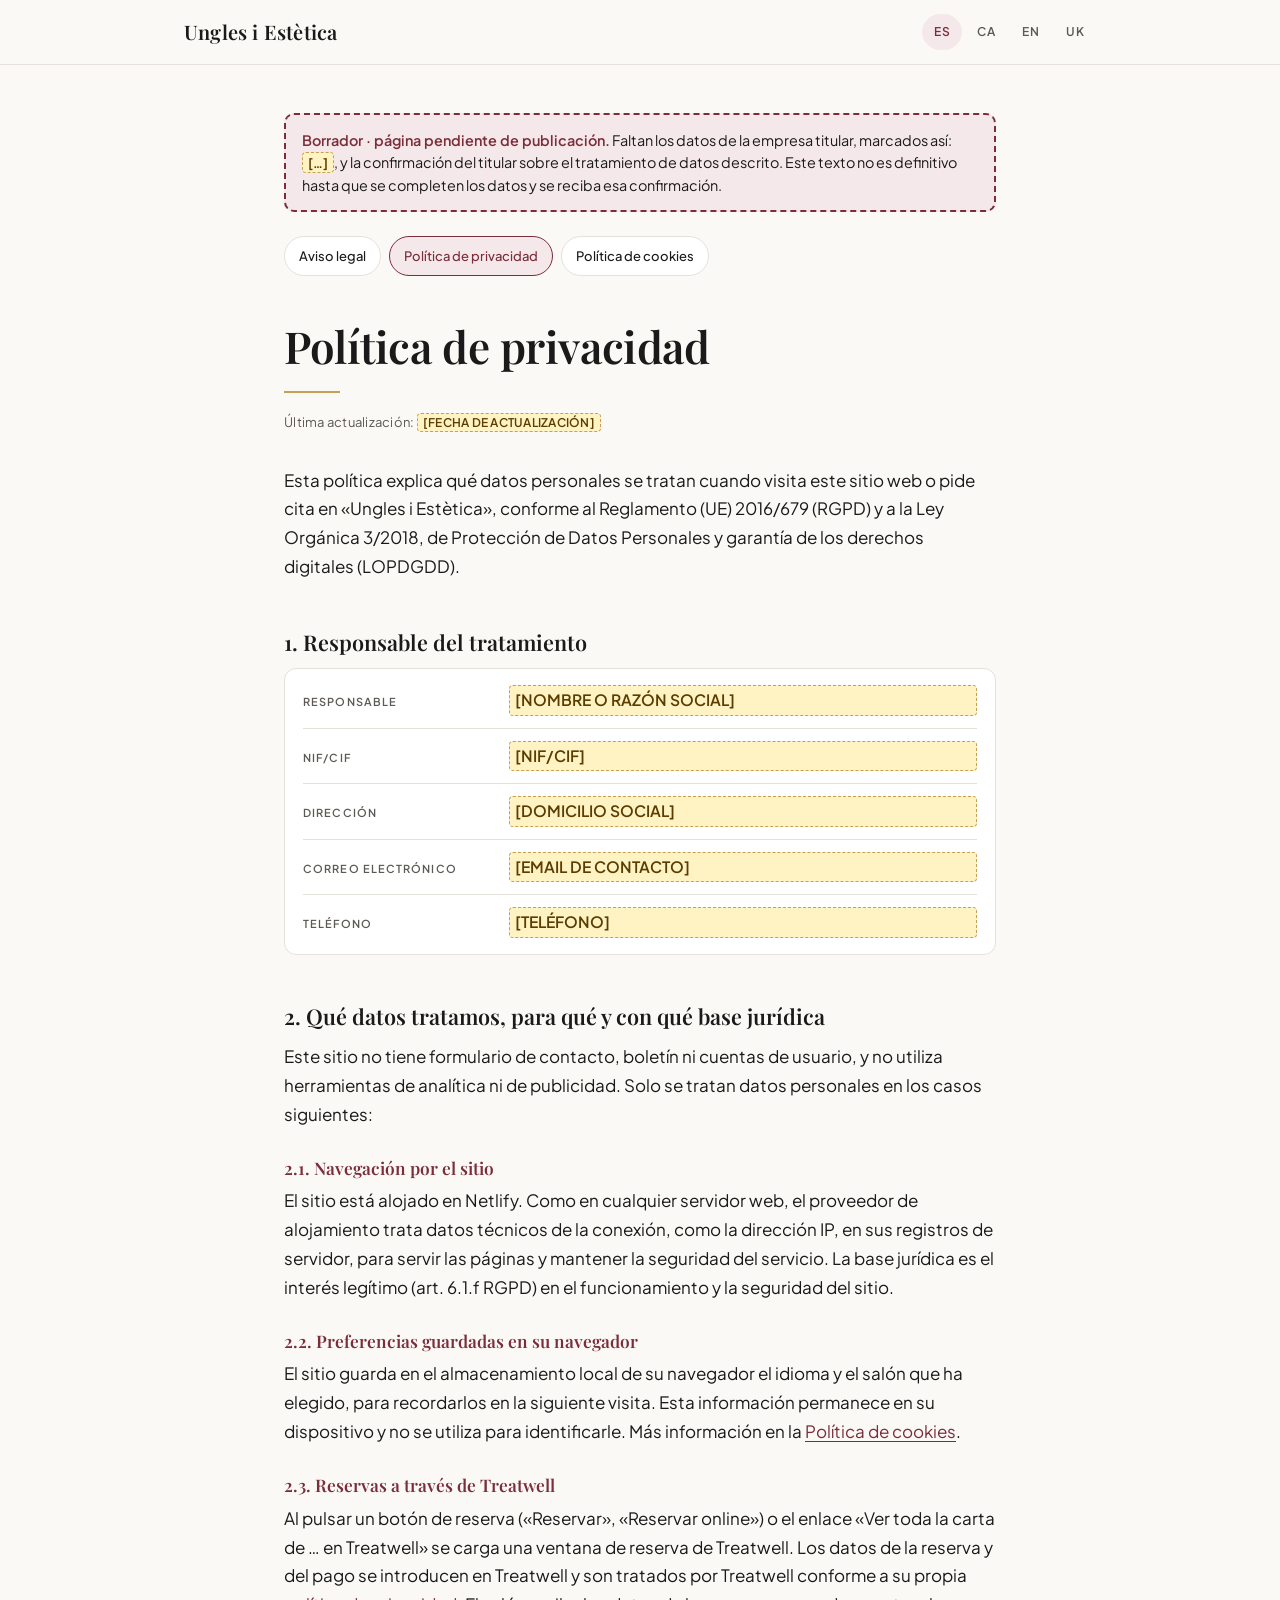
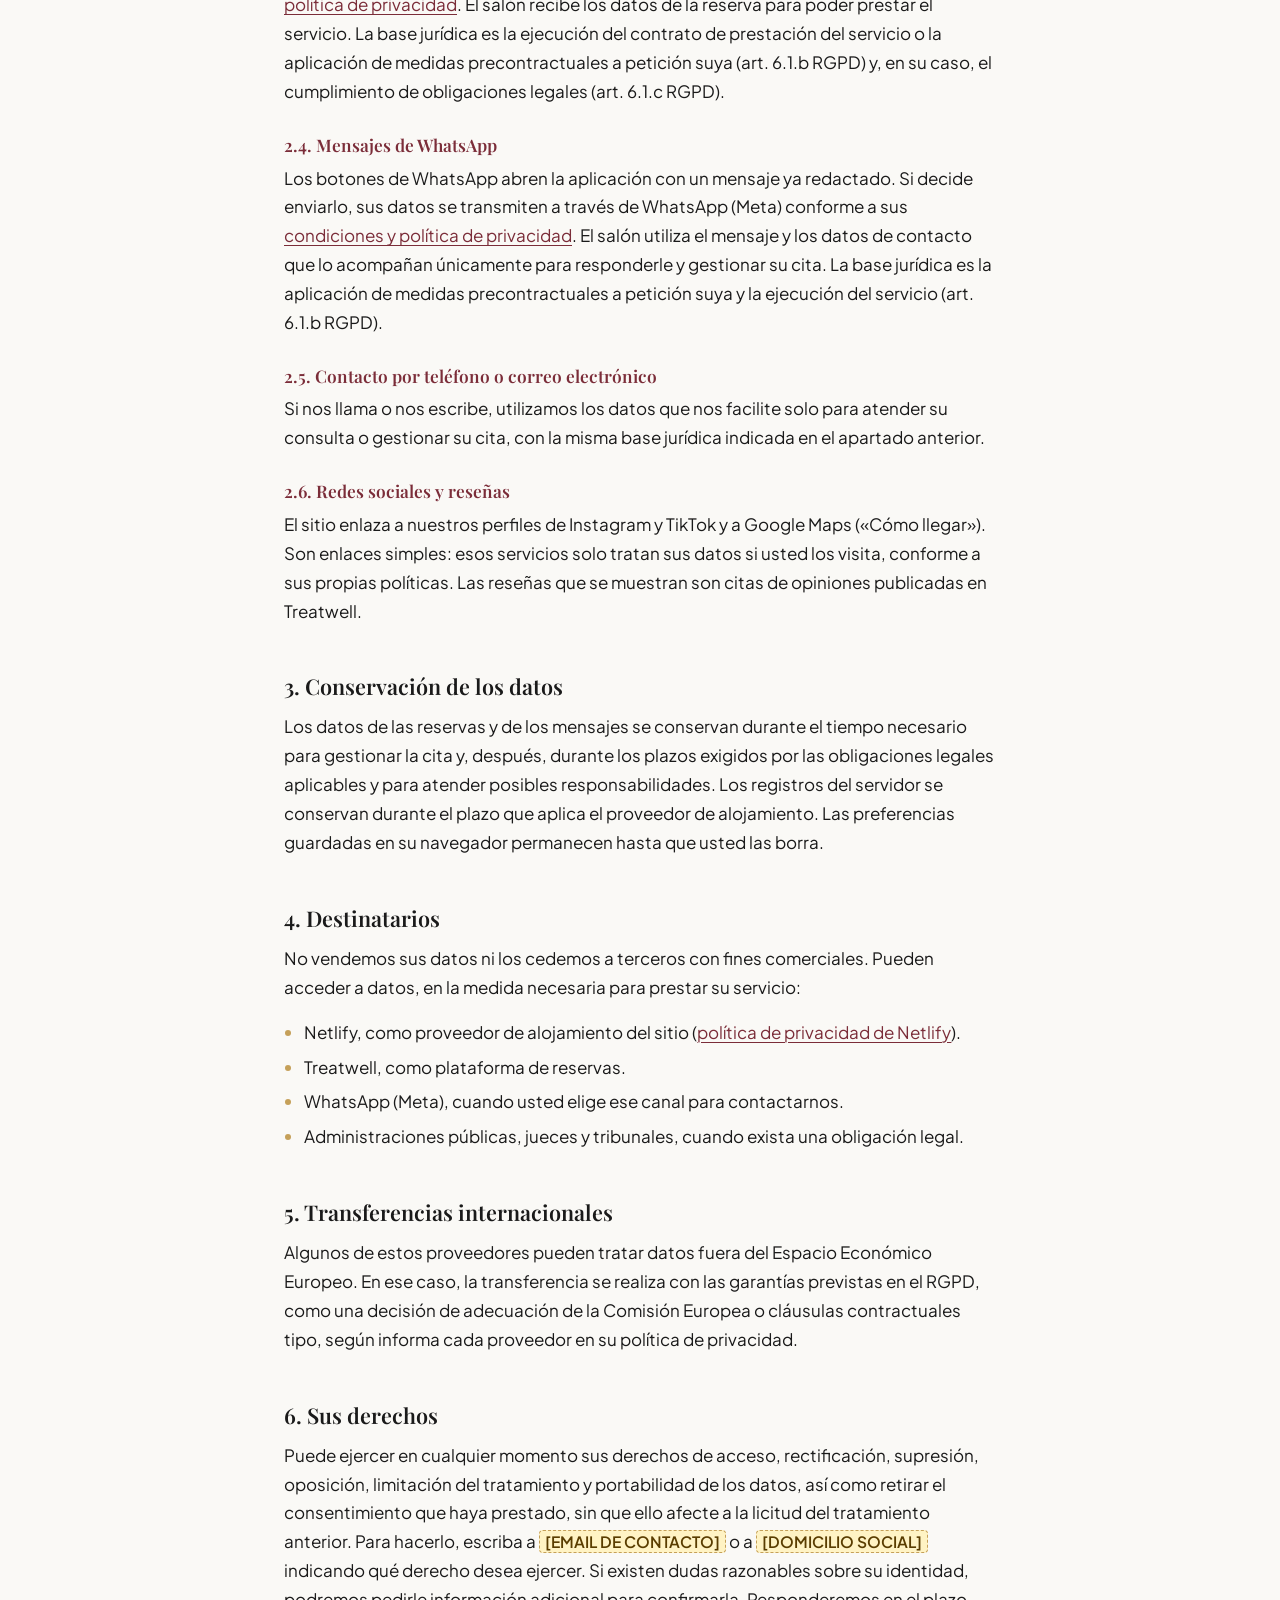
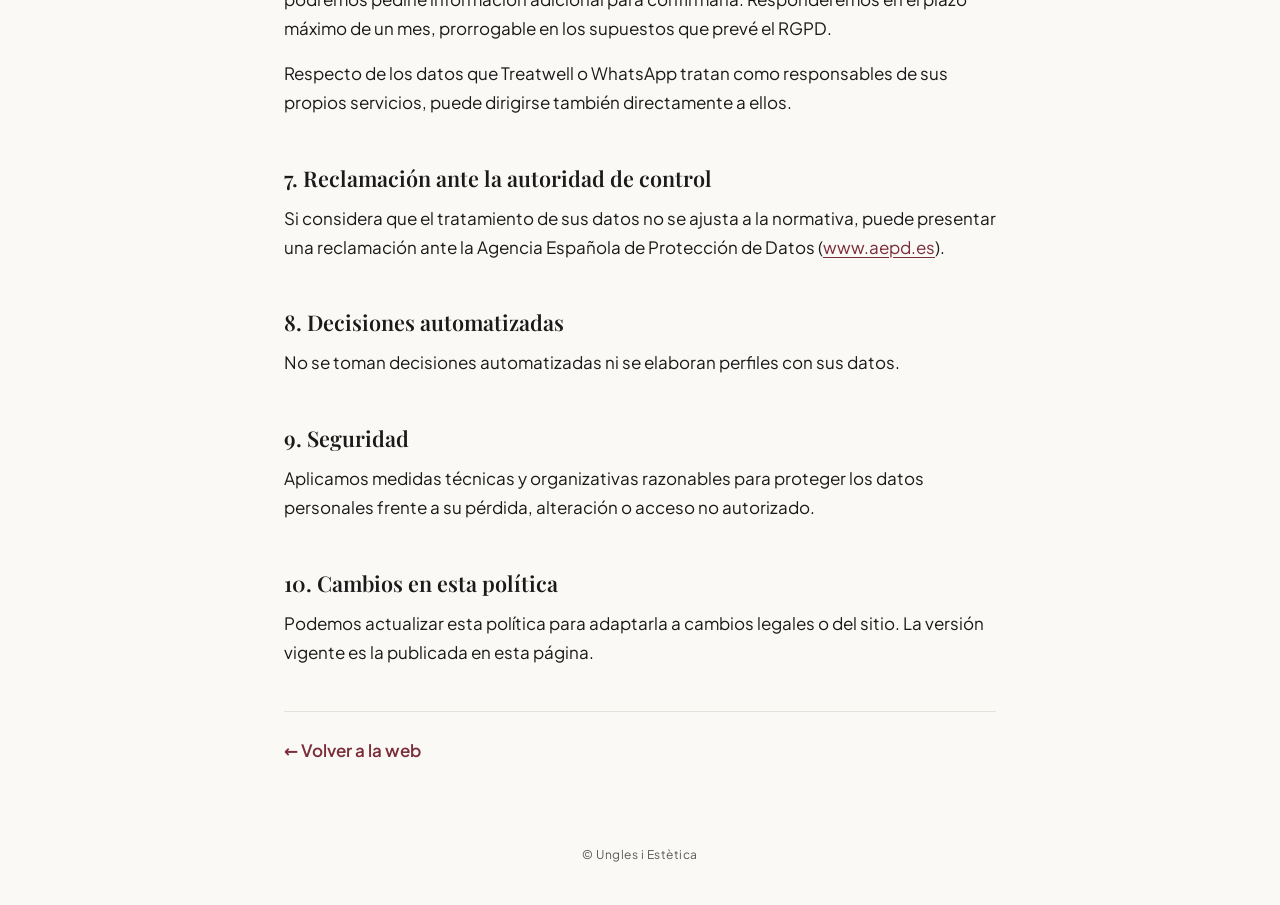
<file: legal/privacidad.html>
<!DOCTYPE html>
<!--
  BORRADOR / DRAFT - no enlazar hasta completar los datos de la empresa.
  Placeholders usados en este archivo (idénticos en los 4 idiomas; buscar y reemplazar,
  cada uno va dentro de <mark class="ph">…</mark>):
       [NOMBRE O RAZÓN SOCIAL]
       [NIF/CIF]
       [DOMICILIO SOCIAL]
       [EMAIL DE CONTACTO]
       [TELÉFONO]
       [FECHA DE ACTUALIZACIÓN]
  Al publicar: quitar <meta name="robots" content="noindex"> y los avisos <p class="draft">.
  Antes de publicar, confirmar con el cliente (titular):
       (a) que el salón recibe de Treatwell los datos de reserva (apartado 2.3)
       (b) los plazos de conservación (apartado 3)
       (c) que no se ceden datos a terceros (apartado 4)
       (d) que no hay decisiones automatizadas ni perfiles (apartado 8)
       (e) las medidas de seguridad (apartado 9)
-->
<html lang="es">
<head>
<meta charset="utf-8">
<meta name="viewport" content="width=device-width, initial-scale=1">
<meta name="robots" content="noindex">
<title>Política de privacidad · Ungles i Estètica</title>
<link rel="stylesheet" href="../media/fonts/fonts.css">
<link rel="stylesheet" href="legal.css">
<script src="legal.js"></script>
</head>
<body>
<header class="topbar">
  <div class="topbar-in">
    <a class="logo" href="../index.html">Ungles i Estètica</a>
    <div class="langs" role="group" aria-label="Idioma / Language">
      <button type="button" data-set-lang="es" aria-pressed="true" lang="es" title="Español">ES</button>
      <button type="button" data-set-lang="ca" aria-pressed="false" lang="ca" title="Català">CA</button>
      <button type="button" data-set-lang="en" aria-pressed="false" lang="en" title="English">EN</button>
      <button type="button" data-set-lang="uk" aria-pressed="false" lang="uk" title="Українська">UK</button>
    </div>
  </div>
</header>
<main>
  <section lang="es" data-lang="es">
    <p class="draft" role="note"><strong>Borrador · página pendiente de publicación.</strong> Faltan los datos de la empresa titular, marcados así: <mark class="ph">[…]</mark>, y la confirmación del titular sobre el tratamiento de datos descrito. Este texto no es definitivo hasta que se completen los datos y se reciba esa confirmación.</p>
    <nav class="legal-nav" aria-label="Páginas legales">
      <ul><li><a href="aviso-legal.html">Aviso legal</a></li><li><a href="privacidad.html" aria-current="page">Política de privacidad</a></li><li><a href="cookies.html">Política de cookies</a></li></ul>
    </nav>
    <h1>Política de privacidad</h1>
    <p class="updated">Última actualización: <mark class="ph">[FECHA DE ACTUALIZACIÓN]</mark></p>
    <p>Esta política explica qué datos personales se tratan cuando visita este sitio web o pide cita en «Ungles i Estètica», conforme al Reglamento (UE) 2016/679 (RGPD) y a la Ley Orgánica 3/2018, de Protección de Datos Personales y garantía de los derechos digitales (LOPDGDD).</p>

    <h2>1. Responsable del tratamiento</h2>
    <ul class="data">
      <li><span>Responsable</span> <mark class="ph">[NOMBRE O RAZÓN SOCIAL]</mark></li>
      <li><span>NIF/CIF</span> <mark class="ph">[NIF/CIF]</mark></li>
      <li><span>Dirección</span> <mark class="ph">[DOMICILIO SOCIAL]</mark></li>
      <li><span>Correo electrónico</span> <mark class="ph">[EMAIL DE CONTACTO]</mark></li>
      <li><span>Teléfono</span> <mark class="ph">[TELÉFONO]</mark></li>
    </ul>

    <h2>2. Qué datos tratamos, para qué y con qué base jurídica</h2>
    <p>Este sitio no tiene formulario de contacto, boletín ni cuentas de usuario, y no utiliza herramientas de analítica ni de publicidad. Solo se tratan datos personales en los casos siguientes:</p>

    <h3>2.1. Navegación por el sitio</h3>
    <p>El sitio está alojado en Netlify. Como en cualquier servidor web, el proveedor de alojamiento trata datos técnicos de la conexión, como la dirección IP, en sus registros de servidor, para servir las páginas y mantener la seguridad del servicio. La base jurídica es el interés legítimo (art. 6.1.f RGPD) en el funcionamiento y la seguridad del sitio.</p>

    <h3>2.2. Preferencias guardadas en su navegador</h3>
    <p>El sitio guarda en el almacenamiento local de su navegador el idioma y el salón que ha elegido, para recordarlos en la siguiente visita. Esta información permanece en su dispositivo y no se utiliza para identificarle. Más información en la <a href="cookies.html">Política de cookies</a>.</p>

    <h3>2.3. Reservas a través de Treatwell</h3>
    <p>Al pulsar un botón de reserva («Reservar», «Reservar online») o el enlace «Ver toda la carta de … en Treatwell» se carga una ventana de reserva de Treatwell. Los datos de la reserva y del pago se introducen en Treatwell y son tratados por Treatwell conforme a su propia <a href="https://www.treatwell.es/info/politica-de-privacidad/" rel="noopener">política de privacidad</a>. El salón recibe los datos de la reserva para poder prestar el servicio. La base jurídica es la ejecución del contrato de prestación del servicio o la aplicación de medidas precontractuales a petición suya (art. 6.1.b RGPD) y, en su caso, el cumplimiento de obligaciones legales (art. 6.1.c RGPD).</p>

    <h3>2.4. Mensajes de WhatsApp</h3>
    <p>Los botones de WhatsApp abren la aplicación con un mensaje ya redactado. Si decide enviarlo, sus datos se transmiten a través de WhatsApp (Meta) conforme a sus <a href="https://www.whatsapp.com/legal/privacy-policy-eea" rel="noopener">condiciones y política de privacidad</a>. El salón utiliza el mensaje y los datos de contacto que lo acompañan únicamente para responderle y gestionar su cita. La base jurídica es la aplicación de medidas precontractuales a petición suya y la ejecución del servicio (art. 6.1.b RGPD).</p>

    <h3>2.5. Contacto por teléfono o correo electrónico</h3>
    <p>Si nos llama o nos escribe, utilizamos los datos que nos facilite solo para atender su consulta o gestionar su cita, con la misma base jurídica indicada en el apartado anterior.</p>

    <h3>2.6. Redes sociales y reseñas</h3>
    <p>El sitio enlaza a nuestros perfiles de Instagram y TikTok y a Google Maps («Cómo llegar»). Son enlaces simples: esos servicios solo tratan sus datos si usted los visita, conforme a sus propias políticas. Las reseñas que se muestran son citas de opiniones publicadas en Treatwell.</p>

    <h2>3. Conservación de los datos</h2>
    <p>Los datos de las reservas y de los mensajes se conservan durante el tiempo necesario para gestionar la cita y, después, durante los plazos exigidos por las obligaciones legales aplicables y para atender posibles responsabilidades. Los registros del servidor se conservan durante el plazo que aplica el proveedor de alojamiento. Las preferencias guardadas en su navegador permanecen hasta que usted las borra.</p>

    <h2>4. Destinatarios</h2>
    <p>No vendemos sus datos ni los cedemos a terceros con fines comerciales. Pueden acceder a datos, en la medida necesaria para prestar su servicio:</p>
    <ul>
      <li>Netlify, como proveedor de alojamiento del sitio (<a href="https://www.netlify.com/privacy/" rel="noopener">política de privacidad de Netlify</a>).</li>
      <li>Treatwell, como plataforma de reservas.</li>
      <li>WhatsApp (Meta), cuando usted elige ese canal para contactarnos.</li>
      <li>Administraciones públicas, jueces y tribunales, cuando exista una obligación legal.</li>
    </ul>

    <h2>5. Transferencias internacionales</h2>
    <p>Algunos de estos proveedores pueden tratar datos fuera del Espacio Económico Europeo. En ese caso, la transferencia se realiza con las garantías previstas en el RGPD, como una decisión de adecuación de la Comisión Europea o cláusulas contractuales tipo, según informa cada proveedor en su política de privacidad.</p>

    <h2>6. Sus derechos</h2>
    <p>Puede ejercer en cualquier momento sus derechos de acceso, rectificación, supresión, oposición, limitación del tratamiento y portabilidad de los datos, así como retirar el consentimiento que haya prestado, sin que ello afecte a la licitud del tratamiento anterior. Para hacerlo, escriba a <mark class="ph">[EMAIL DE CONTACTO]</mark> o a <mark class="ph">[DOMICILIO SOCIAL]</mark> indicando qué derecho desea ejercer. Si existen dudas razonables sobre su identidad, podremos pedirle información adicional para confirmarla. Responderemos en el plazo máximo de un mes, prorrogable en los supuestos que prevé el RGPD.</p>
    <p>Respecto de los datos que Treatwell o WhatsApp tratan como responsables de sus propios servicios, puede dirigirse también directamente a ellos.</p>

    <h2>7. Reclamación ante la autoridad de control</h2>
    <p>Si considera que el tratamiento de sus datos no se ajusta a la normativa, puede presentar una reclamación ante la Agencia Española de Protección de Datos (<a href="https://www.aepd.es" rel="noopener">www.aepd.es</a>).</p>

    <h2>8. Decisiones automatizadas</h2>
    <p>No se toman decisiones automatizadas ni se elaboran perfiles con sus datos.</p>

    <h2>9. Seguridad</h2>
    <p>Aplicamos medidas técnicas y organizativas razonables para proteger los datos personales frente a su pérdida, alteración o acceso no autorizado.</p>

    <h2>10. Cambios en esta política</h2>
    <p>Podemos actualizar esta política para adaptarla a cambios legales o del sitio. La versión vigente es la publicada en esta página.</p>

    <p class="back"><a href="../index.html">&larr; Volver a la web</a></p>
  </section>
  <section lang="ca" data-lang="ca">
    <p class="draft" role="note"><strong>Esborrany · pàgina pendent de publicació.</strong> Hi manquen les dades de l'empresa titular, marcades així: <mark class="ph">[…]</mark>, i la confirmació del titular sobre el tractament de dades que s'hi descriu. Aquest text no és definitiu fins que es completin les dades i es rebi aquesta confirmació.</p>
    <nav class="legal-nav" aria-label="Pàgines legals">
      <ul><li><a href="aviso-legal.html">Avís legal</a></li><li><a href="privacidad.html" aria-current="page">Política de privacitat</a></li><li><a href="cookies.html">Política de galetes</a></li></ul>
    </nav>
    <h1>Política de privacitat</h1>
    <p class="updated">Darrera actualització: <mark class="ph">[FECHA DE ACTUALIZACIÓN]</mark></p>
    <p>Aquesta política explica quines dades personals es tracten quan visiteu aquest lloc web o demaneu hora a «Ungles i Estètica», d'acord amb el Reglament (UE) 2016/679 (RGPD) i la Llei orgànica 3/2018, de protecció de dades personals i garantia dels drets digitals (LOPDGDD).</p>

    <h2>1. Responsable del tractament</h2>
    <ul class="data">
      <li><span>Responsable</span> <mark class="ph">[NOMBRE O RAZÓN SOCIAL]</mark></li>
      <li><span>NIF/CIF</span> <mark class="ph">[NIF/CIF]</mark></li>
      <li><span>Adreça</span> <mark class="ph">[DOMICILIO SOCIAL]</mark></li>
      <li><span>Correu electrònic</span> <mark class="ph">[EMAIL DE CONTACTO]</mark></li>
      <li><span>Telèfon</span> <mark class="ph">[TELÉFONO]</mark></li>
    </ul>

    <h2>2. Quines dades tractem, per a què i amb quina base jurídica</h2>
    <p>Aquest lloc no té formulari de contacte, butlletí ni comptes d'usuari, i no fa servir eines d'analítica ni de publicitat. Només es tracten dades personals en els casos següents:</p>

    <h3>2.1. Navegació pel lloc</h3>
    <p>El lloc està allotjat a Netlify. Com en qualsevol servidor web, el proveïdor d'allotjament tracta dades tècniques de la connexió, com ara l'adreça IP, en els seus registres de servidor, per servir les pàgines i mantenir la seguretat del servei. La base jurídica és l'interès legítim (art. 6.1.f RGPD) en el funcionament i la seguretat del lloc.</p>

    <h3>2.2. Preferències desades al vostre navegador</h3>
    <p>El lloc desa a l'emmagatzematge local del vostre navegador l'idioma i el saló que heu triat, per recordar-los a la visita següent. Aquesta informació es queda al vostre dispositiu i no es fa servir per identificar-vos. Trobareu més informació a la <a href="cookies.html">Política de galetes</a>.</p>

    <h3>2.3. Reserves a través de Treatwell</h3>
    <p>En prémer un botó de reserva («Reserva», «Reserva en línia») o l'enllaç «Consulta tota la carta de … a Treatwell» es carrega una finestra de reserva de Treatwell. Les dades de la reserva i del pagament s'introdueixen a Treatwell, que les tracta d'acord amb la seva pròpia <a href="https://www.treatwell.es/info/politica-de-privacidad/" rel="noopener">política de privacitat</a>. El saló rep les dades de la reserva per poder prestar el servei. La base jurídica és l'execució del contracte de prestació del servei o l'aplicació de mesures precontractuals a petició vostra (art. 6.1.b RGPD) i, si escau, el compliment d'obligacions legals (art. 6.1.c RGPD).</p>

    <h3>2.4. Missatges de WhatsApp</h3>
    <p>Els botons de WhatsApp obren l'aplicació amb un missatge ja redactat. Si decidiu enviar-lo, les vostres dades es transmeten a través de WhatsApp (Meta) d'acord amb les seves <a href="https://www.whatsapp.com/legal/privacy-policy-eea" rel="noopener">condicions i política de privacitat</a>. El saló fa servir el missatge i les dades de contacte que l'acompanyen únicament per respondre-us i gestionar la vostra cita. La base jurídica és l'aplicació de mesures precontractuals a petició vostra i l'execució del servei (art. 6.1.b RGPD).</p>

    <h3>2.5. Contacte per telèfon o correu electrònic</h3>
    <p>Si ens truqueu o ens escriviu, fem servir les dades que ens faciliteu només per atendre la vostra consulta o gestionar la vostra cita, amb la mateixa base jurídica indicada a l'apartat anterior.</p>

    <h3>2.6. Xarxes socials i ressenyes</h3>
    <p>El lloc conté enllaços als nostres perfils d'Instagram i TikTok i a Google Maps («Com arribar-hi»). Són enllaços simples: aquests serveis només tracten les vostres dades si els visiteu, d'acord amb les seves pròpies polítiques. Les ressenyes que s'hi mostren són cites d'opinions publicades a Treatwell.</p>

    <h2>3. Conservació de les dades</h2>
    <p>Les dades de les reserves i dels missatges es conserven durant el temps necessari per gestionar la cita i, després, durant els terminis que exigeixen les obligacions legals aplicables i per atendre possibles responsabilitats. Els registres del servidor es conserven durant el termini que aplica el proveïdor d'allotjament. Les preferències desades al vostre navegador s'hi mantenen fins que les esborreu.</p>

    <h2>4. Destinataris</h2>
    <p>No venem les vostres dades ni les cedim a tercers amb finalitats comercials. Hi poden accedir, en la mesura necessària per prestar el seu servei:</p>
    <ul>
      <li>Netlify, com a proveïdor d'allotjament del lloc (<a href="https://www.netlify.com/privacy/" rel="noopener">política de privacitat de Netlify</a>).</li>
      <li>Treatwell, com a plataforma de reserves.</li>
      <li>WhatsApp (Meta), quan trieu aquest canal per posar-vos en contacte amb nosaltres.</li>
      <li>Administracions públiques, jutges i tribunals, quan hi hagi una obligació legal.</li>
    </ul>

    <h2>5. Transferències internacionals</h2>
    <p>Alguns d'aquests proveïdors poden tractar dades fora de l'Espai Econòmic Europeu. En aquest cas, la transferència es fa amb les garanties que preveu el RGPD, com ara una decisió d'adequació de la Comissió Europea o clàusules contractuals tipus, segons informa cada proveïdor a la seva política de privacitat.</p>

    <h2>6. Els vostres drets</h2>
    <p>Podeu exercir en qualsevol moment els drets d'accés, rectificació, supressió, oposició, limitació del tractament i portabilitat de les dades, i també retirar el consentiment que hàgiu donat, sense que això afecti la licitud del tractament anterior. Per fer-ho, escriviu a <mark class="ph">[EMAIL DE CONTACTO]</mark> o a <mark class="ph">[DOMICILIO SOCIAL]</mark> indicant quin dret voleu exercir. Si hi ha dubtes raonables sobre la vostra identitat, us podrem demanar informació addicional per confirmar-la. Us respondrem en el termini màxim d'un mes, prorrogable en els supòsits que preveu el RGPD.</p>
    <p>Pel que fa a les dades que Treatwell o WhatsApp tracten com a responsables dels seus propis serveis, també us hi podeu adreçar directament.</p>

    <h2>7. Reclamació davant l'autoritat de control</h2>
    <p>Si considereu que el tractament de les vostres dades no s'ajusta a la normativa, podeu presentar una reclamació davant l'Agència Espanyola de Protecció de Dades (<a href="https://www.aepd.es" rel="noopener">www.aepd.es</a>).</p>

    <h2>8. Decisions automatitzades</h2>
    <p>No es prenen decisions automatitzades ni s'elaboren perfils amb les vostres dades.</p>

    <h2>9. Seguretat</h2>
    <p>Apliquem mesures tècniques i organitzatives raonables per protegir les dades personals de la pèrdua, l'alteració o l'accés no autoritzat.</p>

    <h2>10. Canvis en aquesta política</h2>
    <p>Podem actualitzar aquesta política per adaptar-la a canvis legals o del lloc. La versió vigent és la publicada en aquesta pàgina.</p>
<p class="prevail">Aquest text és una traducció. En cas de discrepància entre versions, preval la versió en castellà.</p>
    <p class="back"><a href="../index.html">&larr; Tornar al web</a></p>
  </section>
  <section lang="en" data-lang="en">
    <p class="draft" role="note"><strong>Draft · this page has not been published yet.</strong> The details of the company that owns the site are still missing, highlighted like this: <mark class="ph">[…]</mark>, and the owner has yet to confirm the data processing described here. This text is not final until the details are filled in and that confirmation is received.</p>
    <nav class="legal-nav" aria-label="Legal pages">
      <ul><li><a href="aviso-legal.html">Legal notice</a></li><li><a href="privacidad.html" aria-current="page">Privacy policy</a></li><li><a href="cookies.html">Cookie policy</a></li></ul>
    </nav>
    <h1>Privacy policy</h1>
    <p class="updated">Last updated: <mark class="ph">[FECHA DE ACTUALIZACIÓN]</mark></p>
    <p>This policy explains what personal data is processed when you visit this website or book an appointment at “Ungles i Estètica”, in accordance with Regulation (EU) 2016/679 (GDPR) and Spanish Organic Law 3/2018 on the Protection of Personal Data and Guarantee of Digital Rights (LOPDGDD).</p>

    <h2>1. Data controller</h2>
    <ul class="data">
      <li><span>Controller</span> <mark class="ph">[NOMBRE O RAZÓN SOCIAL]</mark></li>
      <li><span>Tax ID (NIF/CIF)</span> <mark class="ph">[NIF/CIF]</mark></li>
      <li><span>Address</span> <mark class="ph">[DOMICILIO SOCIAL]</mark></li>
      <li><span>Email</span> <mark class="ph">[EMAIL DE CONTACTO]</mark></li>
      <li><span>Telephone</span> <mark class="ph">[TELÉFONO]</mark></li>
    </ul>

    <h2>2. What data we process, why, and on what legal basis</h2>
    <p>This site has no contact form, newsletter or user accounts, and uses no analytics or advertising tools. Personal data is processed only in the following cases:</p>

    <h3>2.1. Browsing the site</h3>
    <p>The site is hosted on Netlify. As with any web server, the hosting provider processes technical connection data, such as your IP address, in its server logs in order to deliver the pages and keep the service secure. The legal basis is the legitimate interest (Art. 6(1)(f) GDPR) in the operation and security of the site.</p>

    <h3>2.2. Preferences stored in your browser</h3>
    <p>The site stores the language and the salon you have chosen in your browser's local storage, so they are remembered on your next visit. This information stays on your device and is not used to identify you. See the <a href="cookies.html">Cookie policy</a> for details.</p>

    <h3>2.3. Bookings through Treatwell</h3>
    <p>When you click a booking button (“Book”, “Book online”) or the link “See the full … menu on Treatwell”, a Treatwell booking window is loaded. Booking and payment details are entered on Treatwell and processed by Treatwell under its own <a href="https://www.treatwell.es/info/politica-de-privacidad/" rel="noopener">privacy policy</a>. The salon receives the booking details in order to provide the service. The legal basis is the performance of the service contract or steps taken at your request before entering into it (Art. 6(1)(b) GDPR) and, where applicable, compliance with legal obligations (Art. 6(1)(c) GDPR).</p>

    <h3>2.4. WhatsApp messages</h3>
    <p>The WhatsApp buttons open the app with a pre-written message. If you choose to send it, your data is transmitted through WhatsApp (Meta) under its own <a href="https://www.whatsapp.com/legal/privacy-policy-eea" rel="noopener">terms and privacy policy</a>. The salon uses the message and the contact details that come with it only to reply to you and manage your appointment. The legal basis is steps taken at your request before entering into a contract and the performance of the service (Art. 6(1)(b) GDPR).</p>

    <h3>2.5. Contact by telephone or email</h3>
    <p>If you call or write to us, we use the data you provide only to deal with your enquiry or manage your appointment, on the same legal basis as in the previous section.</p>

    <h3>2.6. Social media and reviews</h3>
    <p>The site links to our Instagram and TikTok profiles and to Google Maps (“Directions”). These are plain links: those services process your data only if you visit them, under their own policies. The reviews shown are quotations from opinions posted on Treatwell.</p>

    <h2>3. Data retention</h2>
    <p>Booking and message data is kept for the time needed to manage the appointment and, after that, for the periods required by the applicable legal obligations and to deal with any liabilities. Server logs are kept for the period applied by the hosting provider. The preferences stored in your browser remain there until you delete them.</p>

    <h2>4. Recipients</h2>
    <p>We do not sell your data or share it with third parties for commercial purposes. The following may have access to data, to the extent needed to provide their service:</p>
    <ul>
      <li>Netlify, as the site's hosting provider (<a href="https://www.netlify.com/privacy/" rel="noopener">Netlify privacy policy</a>).</li>
      <li>Treatwell, as the booking platform.</li>
      <li>WhatsApp (Meta), when you choose that channel to contact us.</li>
      <li>Public authorities and courts, where there is a legal obligation.</li>
    </ul>

    <h2>5. International transfers</h2>
    <p>Some of these providers may process data outside the European Economic Area. Where that is the case, the transfer takes place under the safeguards provided for in the GDPR, such as a European Commission adequacy decision or standard contractual clauses, as each provider explains in its privacy policy.</p>

    <h2>6. Your rights</h2>
    <p>You may at any time exercise your rights of access, rectification, erasure, objection, restriction of processing and data portability, and withdraw any consent you have given, without affecting the lawfulness of processing carried out before the withdrawal. To do so, write to <mark class="ph">[EMAIL DE CONTACTO]</mark> or to <mark class="ph">[DOMICILIO SOCIAL]</mark>, stating which right you wish to exercise. If there are reasonable doubts about your identity, we may ask you for additional information to confirm it. We will reply within one month at most, which may be extended in the cases provided for in the GDPR.</p>
    <p>For data that Treatwell or WhatsApp process as controllers of their own services, you can also contact them directly.</p>

    <h2>7. Complaints to the supervisory authority</h2>
    <p>If you believe that the processing of your data does not comply with the law, you may lodge a complaint with the Spanish Data Protection Agency (Agencia Española de Protección de Datos, <a href="https://www.aepd.es" rel="noopener">www.aepd.es</a>).</p>

    <h2>8. Automated decisions</h2>
    <p>No automated decisions are made and no profiling is carried out using your data.</p>

    <h2>9. Security</h2>
    <p>We apply reasonable technical and organisational measures to protect personal data against loss, alteration or unauthorised access.</p>

    <h2>10. Changes to this policy</h2>
    <p>We may update this policy to reflect changes in the law or in the site. The version in force is the one published on this page.</p>
<p class="prevail">This text is a translation. In the event of any discrepancy between versions, the Spanish version prevails.</p>
    <p class="back"><a href="../index.html">&larr; Back to the site</a></p>
  </section>
  <section lang="uk" data-lang="uk">
    <p class="draft" role="note"><strong>Чернетка · сторінку ще не опубліковано.</strong> Бракує даних компанії — власника сайту, їх позначено так: <mark class="ph">[…]</mark>, а також підтвердження власника щодо описаної тут обробки даних. Текст не є остаточним, доки ці дані не буде додано й не буде отримано таке підтвердження.</p>
    <nav class="legal-nav" aria-label="Юридичні сторінки">
      <ul><li><a href="aviso-legal.html">Правова інформація</a></li><li><a href="privacidad.html" aria-current="page">Політика конфіденційності</a></li><li><a href="cookies.html">Політика щодо файлів cookie</a></li></ul>
    </nav>
    <h1>Політика конфіденційності</h1>
    <p class="updated">Останнє оновлення: <mark class="ph">[FECHA DE ACTUALIZACIÓN]</mark></p>
    <p>Ця політика пояснює, які персональні дані обробляються, коли ви відвідуєте цей вебсайт або записуєтеся на візит до «Ungles i Estètica», відповідно до Регламенту (ЄС) 2016/679 (GDPR) та іспанського Органічного закону 3/2018 про захист персональних даних і гарантії цифрових прав (LOPDGDD).</p>

    <h2>1. Контролер даних</h2>
    <ul class="data">
      <li><span>Контролер</span> <mark class="ph">[NOMBRE O RAZÓN SOCIAL]</mark></li>
      <li><span>Податковий номер (NIF/CIF)</span> <mark class="ph">[NIF/CIF]</mark></li>
      <li><span>Адреса</span> <mark class="ph">[DOMICILIO SOCIAL]</mark></li>
      <li><span>Електронна пошта</span> <mark class="ph">[EMAIL DE CONTACTO]</mark></li>
      <li><span>Телефон</span> <mark class="ph">[TELÉFONO]</mark></li>
    </ul>

    <h2>2. Які дані ми обробляємо, з якою метою та на якій правовій підставі</h2>
    <p>На сайті немає форми зворотного зв'язку, розсилки чи облікових записів користувачів; ми не використовуємо інструментів аналітики або реклами. Персональні дані обробляються лише в таких випадках:</p>

    <h3>2.1. Перегляд сайту</h3>
    <p>Сайт розміщено на хостингу Netlify. Як і на будь-якому вебсервері, хостинг-провайдер обробляє технічні дані з'єднання, зокрема IP-адресу, у журналах сервера, щоб показувати сторінки та підтримувати безпеку сервісу. Правова підстава — законний інтерес (ст. 6(1)(f) GDPR) у роботі та безпеці сайту.</p>

    <h3>2.2. Налаштування, збережені у вашому браузері</h3>
    <p>Сайт зберігає в локальному сховищі вашого браузера обрану мову та обраний салон, щоб пам'ятати їх під час наступного візиту. Ця інформація залишається на вашому пристрої й не використовується для встановлення вашої особи. Докладніше — у <a href="cookies.html">Політиці щодо файлів cookie</a>.</p>

    <h3>2.3. Бронювання через Treatwell</h3>
    <p>Після натискання кнопки запису («Записатися», «Записатися онлайн») або посилання «Усі послуги салону … на Treatwell» завантажується вікно бронювання Treatwell. Дані бронювання та оплати ви вводите в Treatwell, і Treatwell обробляє їх відповідно до власної <a href="https://www.treatwell.es/info/politica-de-privacidad/" rel="noopener">політики конфіденційності</a>. Салон отримує дані бронювання, щоб надати послугу. Правова підстава — виконання договору про надання послуги або вжиття заходів на ваш запит до його укладення (ст. 6(1)(b) GDPR) і, коли це застосовно, виконання юридичних обов'язків (ст. 6(1)(c) GDPR).</p>

    <h3>2.4. Повідомлення у WhatsApp</h3>
    <p>Кнопки WhatsApp відкривають застосунок із заздалегідь підготовленим повідомленням. Якщо ви вирішите його надіслати, ваші дані передаються через WhatsApp (Meta) згідно з його <a href="https://www.whatsapp.com/legal/privacy-policy-eea" rel="noopener">умовами та політикою конфіденційності</a>. Салон використовує повідомлення та контактні дані, що надходять разом із ним, лише для того, щоб відповісти вам і організувати ваш візит. Правова підстава — вжиття заходів на ваш запит до укладення договору та надання послуги (ст. 6(1)(b) GDPR).</p>

    <h3>2.5. Звернення телефоном або електронною поштою</h3>
    <p>Якщо ви телефонуєте або пишете нам, ми використовуємо надані вами дані лише для відповіді на ваш запит або організації візиту — на тій самій правовій підставі, що й у попередньому пункті.</p>

    <h3>2.6. Соціальні мережі та відгуки</h3>
    <p>На сайті є посилання на наші профілі в Instagram і TikTok та на Google Maps («Як дістатися»). Це звичайні посилання: ці сервіси обробляють ваші дані, лише якщо ви на них переходите, і роблять це за власними правилами. Відгуки на сайті — це цитати відгуків, опублікованих на Treatwell.</p>

    <h2>3. Строк зберігання даних</h2>
    <p>Дані бронювань і повідомлень зберігаються протягом часу, потрібного для організації візиту, а надалі — протягом строків, яких вимагають застосовні юридичні обов'язки, і для розгляду можливих претензій. Журнали сервера зберігаються протягом строку, встановленого хостинг-провайдером. Налаштування у вашому браузері зберігаються, доки ви їх не видалите.</p>

    <h2>4. Одержувачі даних</h2>
    <p>Ми не продаємо ваші дані й не передаємо їх третім особам із комерційною метою. Доступ до даних — у межах, потрібних для надання відповідної послуги, — можуть мати:</p>
    <ul>
      <li>Netlify — хостинг-провайдер сайту (<a href="https://www.netlify.com/privacy/" rel="noopener">політика конфіденційності Netlify</a>).</li>
      <li>Treatwell — платформа бронювання.</li>
      <li>WhatsApp (Meta) — якщо ви обираєте цей канал для зв'язку з нами.</li>
      <li>Органи державної влади та суди — коли цього вимагає закон.</li>
    </ul>

    <h2>5. Міжнародна передача даних</h2>
    <p>Деякі з цих провайдерів можуть обробляти дані за межами Європейської економічної зони. У такому разі передача відбувається з дотриманням гарантій, передбачених GDPR, — наприклад, на підставі рішення Європейської комісії про належний рівень захисту або стандартних договірних положень, — про що кожен провайдер повідомляє у своїй політиці конфіденційності.</p>

    <h2>6. Ваші права</h2>
    <p>Ви можете будь-коли скористатися правом на доступ до даних, їх виправлення, видалення, правом на заперечення проти обробки, на обмеження обробки та на перенесення даних, а також відкликати надану згоду — це не впливає на законність обробки, здійсненої до відкликання. Для цього напишіть на <mark class="ph">[EMAIL DE CONTACTO]</mark> або за адресою <mark class="ph">[DOMICILIO SOCIAL]</mark> і зазначте, яким правом ви хочете скористатися. Якщо виникнуть обґрунтовані сумніви щодо вашої особи, ми можемо попросити додаткову інформацію для її підтвердження. Ми відповімо щонайпізніше протягом одного місяця; у випадках, передбачених GDPR, цей строк може бути продовжено.</p>
    <p>Щодо даних, які Treatwell або WhatsApp обробляють як контролери власних сервісів, ви також можете звертатися безпосередньо до них.</p>

    <h2>7. Скарга до наглядового органу</h2>
    <p>Якщо ви вважаєте, що обробка ваших даних не відповідає законодавству, ви можете подати скаргу до Іспанського агентства із захисту даних (Agencia Española de Protección de Datos, <a href="https://www.aepd.es" rel="noopener">www.aepd.es</a>).</p>

    <h2>8. Автоматизовані рішення</h2>
    <p>Ми не ухвалюємо автоматизованих рішень і не здійснюємо профілювання на основі ваших даних.</p>

    <h2>9. Безпека</h2>
    <p>Ми вживаємо розумних технічних та організаційних заходів, щоб захистити персональні дані від втрати, зміни чи несанкціонованого доступу.</p>

    <h2>10. Зміни до цієї політики</h2>
    <p>Ми можемо оновлювати цю політику відповідно до змін у законодавстві або на сайті. Чинною є версія, опублікована на цій сторінці.</p>
<p class="prevail">Цей текст є перекладом. У разі розбіжностей між версіями переважну силу має версія іспанською мовою.</p>
    <p class="back"><a href="../index.html">&larr; Повернутися на сайт</a></p>
  </section>
</main>
<footer class="foot">© Ungles i Estètica</footer>
</body>
</html>
</file>
<file: media/fonts/fonts.css>
@font-face {
  font-family: 'Playfair Display';
  font-style: italic;
  font-weight: 400;
  font-display: swap;
  src: url(PlayfairDisplay-italic-cyrillic.woff2) format('woff2');
  unicode-range: U+0301, U+0400-045F, U+0490-0491, U+04B0-04B1, U+2116;
}
@font-face {
  font-family: 'Playfair Display';
  font-style: italic;
  font-weight: 400;
  font-display: swap;
  src: url(PlayfairDisplay-italic-latin-ext.woff2) format('woff2');
  unicode-range: U+0100-02BA, U+02BD-02C5, U+02C7-02CC, U+02CE-02D7, U+02DD-02FF, U+0304, U+0308, U+0329, U+1D00-1DBF, U+1E00-1E9F, U+1EF2-1EFF, U+2020, U+20A0-20AB, U+20AD-20C4, U+2113, U+2C60-2C7F, U+A720-A7FF;
}
@font-face {
  font-family: 'Playfair Display';
  font-style: italic;
  font-weight: 400;
  font-display: swap;
  src: url(PlayfairDisplay-italic-latin.woff2) format('woff2');
  unicode-range: U+0000-00FF, U+0131, U+0152-0153, U+02BB-02BC, U+02C6, U+02DA, U+02DC, U+0304, U+0308, U+0329, U+2000-206F, U+20AC, U+2122, U+2191, U+2193, U+2212, U+2215, U+FEFF, U+FFFD;
}
@font-face {
  font-family: 'Playfair Display';
  font-style: normal;
  font-weight: 400;
  font-display: swap;
  src: url(PlayfairDisplay-normal-cyrillic.woff2) format('woff2');
  unicode-range: U+0301, U+0400-045F, U+0490-0491, U+04B0-04B1, U+2116;
}
@font-face {
  font-family: 'Playfair Display';
  font-style: normal;
  font-weight: 400;
  font-display: swap;
  src: url(PlayfairDisplay-normal-latin-ext.woff2) format('woff2');
  unicode-range: U+0100-02BA, U+02BD-02C5, U+02C7-02CC, U+02CE-02D7, U+02DD-02FF, U+0304, U+0308, U+0329, U+1D00-1DBF, U+1E00-1E9F, U+1EF2-1EFF, U+2020, U+20A0-20AB, U+20AD-20C4, U+2113, U+2C60-2C7F, U+A720-A7FF;
}
@font-face {
  font-family: 'Playfair Display';
  font-style: normal;
  font-weight: 400;
  font-display: swap;
  src: url(PlayfairDisplay-normal-latin.woff2) format('woff2');
  unicode-range: U+0000-00FF, U+0131, U+0152-0153, U+02BB-02BC, U+02C6, U+02DA, U+02DC, U+0304, U+0308, U+0329, U+2000-206F, U+20AC, U+2122, U+2191, U+2193, U+2212, U+2215, U+FEFF, U+FFFD;
}
@font-face {
  font-family: 'Playfair Display';
  font-style: normal;
  font-weight: 600;
  font-display: swap;
  src: url(PlayfairDisplay-normal-cyrillic.woff2) format('woff2');
  unicode-range: U+0301, U+0400-045F, U+0490-0491, U+04B0-04B1, U+2116;
}
@font-face {
  font-family: 'Playfair Display';
  font-style: normal;
  font-weight: 600;
  font-display: swap;
  src: url(PlayfairDisplay-normal-latin-ext.woff2) format('woff2');
  unicode-range: U+0100-02BA, U+02BD-02C5, U+02C7-02CC, U+02CE-02D7, U+02DD-02FF, U+0304, U+0308, U+0329, U+1D00-1DBF, U+1E00-1E9F, U+1EF2-1EFF, U+2020, U+20A0-20AB, U+20AD-20C4, U+2113, U+2C60-2C7F, U+A720-A7FF;
}
@font-face {
  font-family: 'Playfair Display';
  font-style: normal;
  font-weight: 600;
  font-display: swap;
  src: url(PlayfairDisplay-normal-latin.woff2) format('woff2');
  unicode-range: U+0000-00FF, U+0131, U+0152-0153, U+02BB-02BC, U+02C6, U+02DA, U+02DC, U+0304, U+0308, U+0329, U+2000-206F, U+20AC, U+2122, U+2191, U+2193, U+2212, U+2215, U+FEFF, U+FFFD;
}
@font-face {
  font-family: 'Plus Jakarta Sans';
  font-style: normal;
  font-weight: 300;
  font-display: swap;
  src: url(PlusJakartaSans-normal-cyrillic-ext.woff2) format('woff2');
  unicode-range: U+0460-052F, U+1C80-1C8A, U+20B4, U+2DE0-2DFF, U+A640-A69F, U+FE2E-FE2F;
}
@font-face {
  font-family: 'Plus Jakarta Sans';
  font-style: normal;
  font-weight: 300;
  font-display: swap;
  src: url(PlusJakartaSans-normal-latin-ext.woff2) format('woff2');
  unicode-range: U+0100-02BA, U+02BD-02C5, U+02C7-02CC, U+02CE-02D7, U+02DD-02FF, U+0304, U+0308, U+0329, U+1D00-1DBF, U+1E00-1E9F, U+1EF2-1EFF, U+2020, U+20A0-20AB, U+20AD-20C4, U+2113, U+2C60-2C7F, U+A720-A7FF;
}
@font-face {
  font-family: 'Plus Jakarta Sans';
  font-style: normal;
  font-weight: 300;
  font-display: swap;
  src: url(PlusJakartaSans-normal-latin.woff2) format('woff2');
  unicode-range: U+0000-00FF, U+0131, U+0152-0153, U+02BB-02BC, U+02C6, U+02DA, U+02DC, U+0304, U+0308, U+0329, U+2000-206F, U+20AC, U+2122, U+2191, U+2193, U+2212, U+2215, U+FEFF, U+FFFD;
}
@font-face {
  font-family: 'Plus Jakarta Sans';
  font-style: normal;
  font-weight: 400;
  font-display: swap;
  src: url(PlusJakartaSans-normal-cyrillic-ext.woff2) format('woff2');
  unicode-range: U+0460-052F, U+1C80-1C8A, U+20B4, U+2DE0-2DFF, U+A640-A69F, U+FE2E-FE2F;
}
@font-face {
  font-family: 'Plus Jakarta Sans';
  font-style: normal;
  font-weight: 400;
  font-display: swap;
  src: url(PlusJakartaSans-normal-latin-ext.woff2) format('woff2');
  unicode-range: U+0100-02BA, U+02BD-02C5, U+02C7-02CC, U+02CE-02D7, U+02DD-02FF, U+0304, U+0308, U+0329, U+1D00-1DBF, U+1E00-1E9F, U+1EF2-1EFF, U+2020, U+20A0-20AB, U+20AD-20C4, U+2113, U+2C60-2C7F, U+A720-A7FF;
}
@font-face {
  font-family: 'Plus Jakarta Sans';
  font-style: normal;
  font-weight: 400;
  font-display: swap;
  src: url(PlusJakartaSans-normal-latin.woff2) format('woff2');
  unicode-range: U+0000-00FF, U+0131, U+0152-0153, U+02BB-02BC, U+02C6, U+02DA, U+02DC, U+0304, U+0308, U+0329, U+2000-206F, U+20AC, U+2122, U+2191, U+2193, U+2212, U+2215, U+FEFF, U+FFFD;
}
@font-face {
  font-family: 'Plus Jakarta Sans';
  font-style: normal;
  font-weight: 500;
  font-display: swap;
  src: url(PlusJakartaSans-normal-cyrillic-ext.woff2) format('woff2');
  unicode-range: U+0460-052F, U+1C80-1C8A, U+20B4, U+2DE0-2DFF, U+A640-A69F, U+FE2E-FE2F;
}
@font-face {
  font-family: 'Plus Jakarta Sans';
  font-style: normal;
  font-weight: 500;
  font-display: swap;
  src: url(PlusJakartaSans-normal-latin-ext.woff2) format('woff2');
  unicode-range: U+0100-02BA, U+02BD-02C5, U+02C7-02CC, U+02CE-02D7, U+02DD-02FF, U+0304, U+0308, U+0329, U+1D00-1DBF, U+1E00-1E9F, U+1EF2-1EFF, U+2020, U+20A0-20AB, U+20AD-20C4, U+2113, U+2C60-2C7F, U+A720-A7FF;
}
@font-face {
  font-family: 'Plus Jakarta Sans';
  font-style: normal;
  font-weight: 500;
  font-display: swap;
  src: url(PlusJakartaSans-normal-latin.woff2) format('woff2');
  unicode-range: U+0000-00FF, U+0131, U+0152-0153, U+02BB-02BC, U+02C6, U+02DA, U+02DC, U+0304, U+0308, U+0329, U+2000-206F, U+20AC, U+2122, U+2191, U+2193, U+2212, U+2215, U+FEFF, U+FFFD;
}
@font-face {
  font-family: 'Plus Jakarta Sans';
  font-style: normal;
  font-weight: 600;
  font-display: swap;
  src: url(PlusJakartaSans-normal-cyrillic-ext.woff2) format('woff2');
  unicode-range: U+0460-052F, U+1C80-1C8A, U+20B4, U+2DE0-2DFF, U+A640-A69F, U+FE2E-FE2F;
}
@font-face {
  font-family: 'Plus Jakarta Sans';
  font-style: normal;
  font-weight: 600;
  font-display: swap;
  src: url(PlusJakartaSans-normal-latin-ext.woff2) format('woff2');
  unicode-range: U+0100-02BA, U+02BD-02C5, U+02C7-02CC, U+02CE-02D7, U+02DD-02FF, U+0304, U+0308, U+0329, U+1D00-1DBF, U+1E00-1E9F, U+1EF2-1EFF, U+2020, U+20A0-20AB, U+20AD-20C4, U+2113, U+2C60-2C7F, U+A720-A7FF;
}
@font-face {
  font-family: 'Plus Jakarta Sans';
  font-style: normal;
  font-weight: 600;
  font-display: swap;
  src: url(PlusJakartaSans-normal-latin.woff2) format('woff2');
  unicode-range: U+0000-00FF, U+0131, U+0152-0153, U+02BB-02BC, U+02C6, U+02DA, U+02DC, U+0304, U+0308, U+0329, U+2000-206F, U+20AC, U+2122, U+2191, U+2193, U+2212, U+2215, U+FEFF, U+FFFD;
}
</file>
<file: legal/legal.css>
/* Ungles i Estètica - páginas legales (compartido) */
:root {
  --bg: #faf9f6;
  --text: #1a1a1a;
  --muted: #5d5a55;
  --accent: #7b2d39;
  --accent-light: #f4e8eb;
  --border: #e5e2db;
  --gold: #c5a059;
  --serif: 'Playfair Display', Georgia, 'Times New Roman', serif;
  --sans: 'Plus Jakarta Sans', system-ui, -apple-system, 'Segoe UI', Roboto, Arial, sans-serif;
}
*, *::before, *::after { box-sizing: border-box; }
html { -webkit-text-size-adjust: 100%; scroll-behavior: smooth; }
body {
  margin: 0;
  background: var(--bg);
  color: var(--text);
  font-family: var(--sans);
  font-size: 16px;
  line-height: 1.7;
  -webkit-font-smoothing: antialiased;
}
a { color: var(--accent); text-underline-offset: 3px; text-decoration-thickness: 1px; }
a:hover { text-decoration-color: var(--gold); }
:focus-visible { outline: 2px solid var(--accent); outline-offset: 3px; border-radius: 2px; }

/* Barra superior */
.topbar {
  position: sticky; top: 0; z-index: 10;
  background: rgba(250, 249, 246, .94);
  -webkit-backdrop-filter: blur(8px); backdrop-filter: blur(8px);
  border-bottom: 1px solid var(--border);
}
.topbar-in {
  max-width: 960px; margin: 0 auto; padding: 12px 20px;
  display: flex; align-items: center; justify-content: space-between; gap: 12px; flex-wrap: wrap;
}
.logo {
  font-family: var(--serif); font-size: 1.25rem; font-weight: 600; letter-spacing: .01em;
  color: var(--text); text-decoration: none; white-space: nowrap;
}
.logo:hover { color: var(--accent); }
.langs { display: flex; gap: 4px; }
.langs button {
  font: 600 .75rem/1 var(--sans); letter-spacing: .08em;
  min-width: 40px; min-height: 36px; padding: 0 10px;
  color: var(--muted); background: transparent;
  border: 1px solid transparent; border-radius: 999px; cursor: pointer;
  transition: background .2s, color .2s, border-color .2s;
}
.langs button:hover { color: var(--accent); border-color: var(--border); }
.langs button[aria-pressed="true"] { color: var(--accent); background: var(--accent-light); border-color: var(--accent-light); }
html:not(.js) .langs { display: none; }

/* Contenido */
main { max-width: 760px; margin: 0 auto; padding: 28px 20px 40px; }
section[data-lang] { max-width: 720px; margin: 0 auto; }
html:not(.js) section[data-lang] + section[data-lang] { margin-top: 72px; padding-top: 40px; border-top: 1px solid var(--border); }
html.js section[data-lang] { display: none; }
html.js[data-active="es"] section[data-lang="es"],
html.js[data-active="ca"] section[data-lang="ca"],
html.js[data-active="en"] section[data-lang="en"],
html.js[data-active="uk"] section[data-lang="uk"] { display: block; }

.draft {
  margin: 0 0 24px; padding: 14px 16px;
  border: 2px dashed var(--accent); border-radius: 10px;
  background: var(--accent-light); color: var(--text);
  font-size: .9rem; line-height: 1.55;
}
.draft strong { color: var(--accent); }

.legal-nav ul { list-style: none; margin: 0 0 36px; padding: 0; display: flex; flex-wrap: wrap; gap: 8px; }
.legal-nav a {
  display: inline-block; padding: 8px 14px;
  border: 1px solid var(--border); border-radius: 999px;
  font-size: .8125rem; font-weight: 500; color: var(--text); text-decoration: none; background: #fff;
  transition: border-color .2s, color .2s;
}
.legal-nav a:hover { border-color: var(--gold); color: var(--accent); }
.legal-nav a[aria-current="page"] { border-color: var(--accent); color: var(--accent); background: var(--accent-light); }

h1, h2, h3 { font-family: var(--serif); font-weight: 600; line-height: 1.25; color: var(--text); }
h1 { font-size: clamp(2rem, 7vw, 2.75rem); margin: 0 0 10px; letter-spacing: -.01em; }
h1::after { content: ""; display: block; width: 56px; height: 2px; margin-top: 18px; background: var(--gold); }
.updated { margin: 18px 0 32px; font-size: .8125rem; color: var(--muted); letter-spacing: .02em; }
h2 { font-size: 1.35rem; margin: 44px 0 12px; padding-top: 4px; }
h3 { font-size: 1.08rem; margin: 28px 0 8px; color: var(--accent); }
p { margin: 0 0 16px; }
ul { margin: 0 0 16px; padding-left: 1.2em; }
li { margin-bottom: 6px; }
li::marker { color: var(--gold); }

ul.data {
  list-style: none; padding: 4px 18px; margin: 0 0 20px;
  background: #fff; border: 1px solid var(--border); border-radius: 12px;
}
ul.data li { margin: 0; padding: 12px 0; border-bottom: 1px solid var(--border); overflow-wrap: anywhere; }
ul.data li:last-child { border-bottom: 0; }
ul.data span {
  display: block; margin-bottom: 2px;
  font-size: .6875rem; font-weight: 600; letter-spacing: .1em; text-transform: uppercase; color: var(--muted);
}

mark.ph {
  background: #fff3c4; color: #5a3d00;
  padding: 1px 5px; border-radius: 4px; border: 1px dashed var(--gold);
  font-weight: 600; font-size: .92em; overflow-wrap: anywhere;
  -webkit-box-decoration-break: clone; box-decoration-break: clone;
}

.table-wrap { overflow-x: auto; margin: 0 0 20px; border: 1px solid var(--border); border-radius: 12px; background: #fff; }
table { width: 100%; border-collapse: collapse; font-size: .9rem; }
th, td { text-align: left; padding: 12px 14px; border-bottom: 1px solid var(--border); vertical-align: top; }
tbody tr:last-child td { border-bottom: 0; }
th { font-size: .6875rem; letter-spacing: .1em; text-transform: uppercase; color: var(--muted); font-weight: 600; background: var(--bg); }
code { font-family: ui-monospace, SFMono-Regular, Consolas, monospace; font-size: .9em; background: var(--accent-light); color: var(--accent); padding: 2px 6px; border-radius: 4px; }

.prevail { margin-top: 36px; font-size: .8125rem; color: var(--muted); font-style: italic; }
.back { margin: 44px 0 0; padding-top: 24px; border-top: 1px solid var(--border); }
.back a { font-weight: 600; text-decoration: none; }
.back a:hover { text-decoration: underline; }

.foot { text-align: center; padding: 24px 20px 40px; font-size: .75rem; color: var(--muted); letter-spacing: .04em; }

@media (min-width: 720px) {
  body { font-size: 17px; }
  main { padding: 48px 24px 56px; }
  .topbar-in { padding: 14px 24px; }
  ul.data li { display: grid; grid-template-columns: 190px 1fr; gap: 16px; align-items: baseline; }
  ul.data span { margin: 0; }
}
@media (prefers-reduced-motion: reduce) { * { transition: none !important; scroll-behavior: auto !important; } }
@media print {
  .topbar, .legal-nav, .back, .langs { display: none !important; }
  body { background: #fff; }
}
</file>
